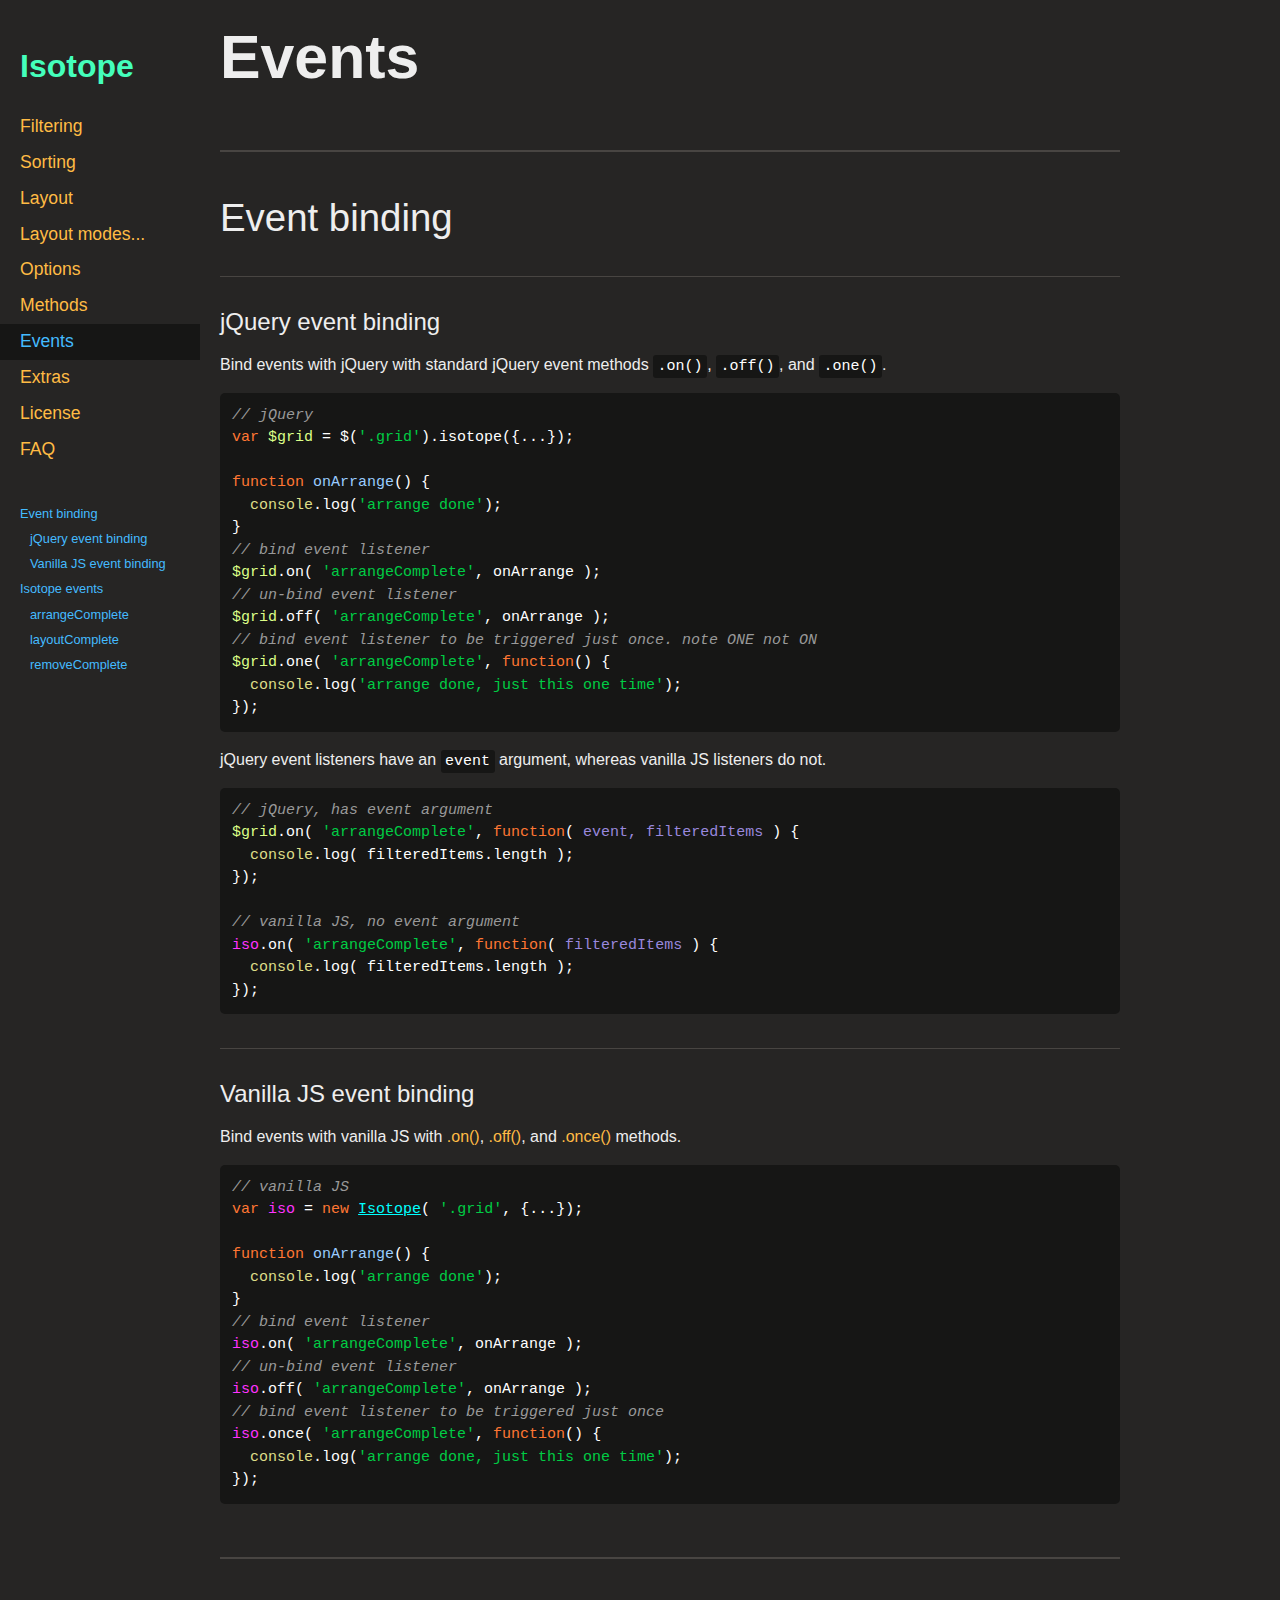
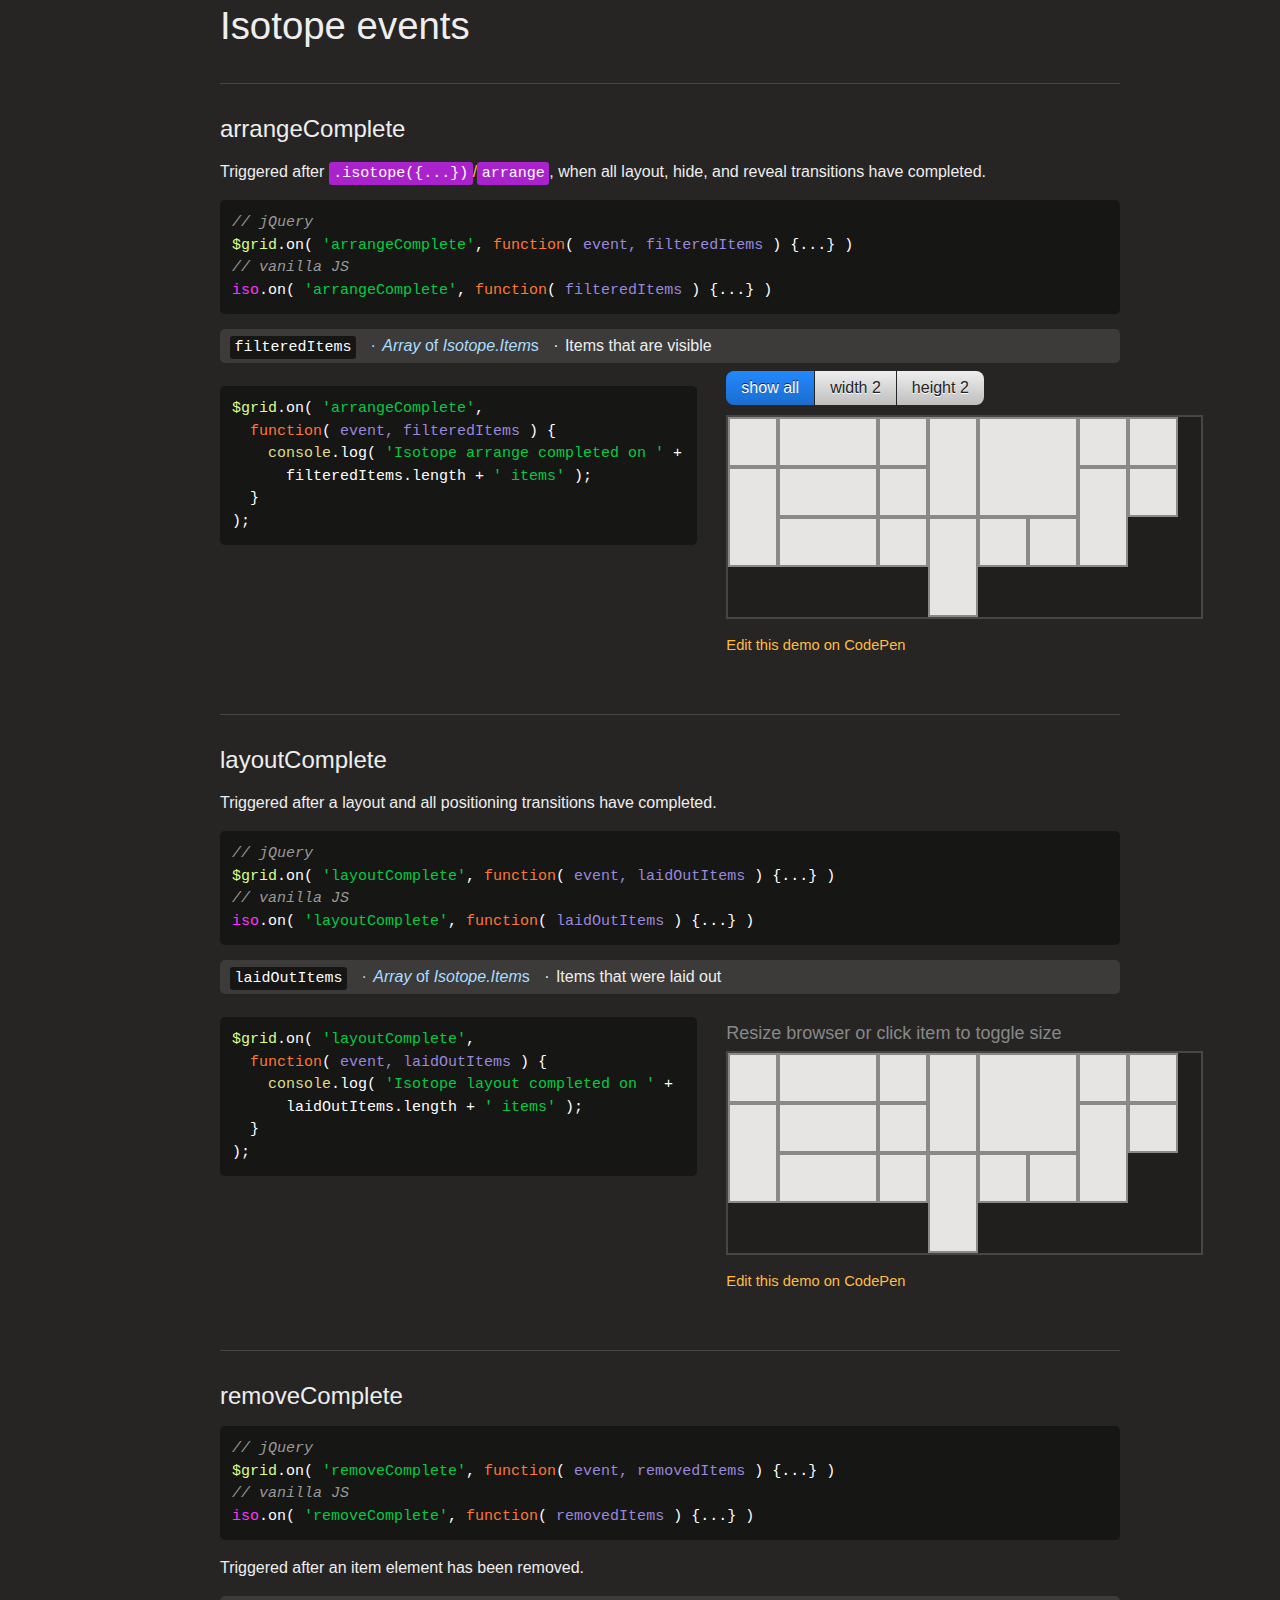
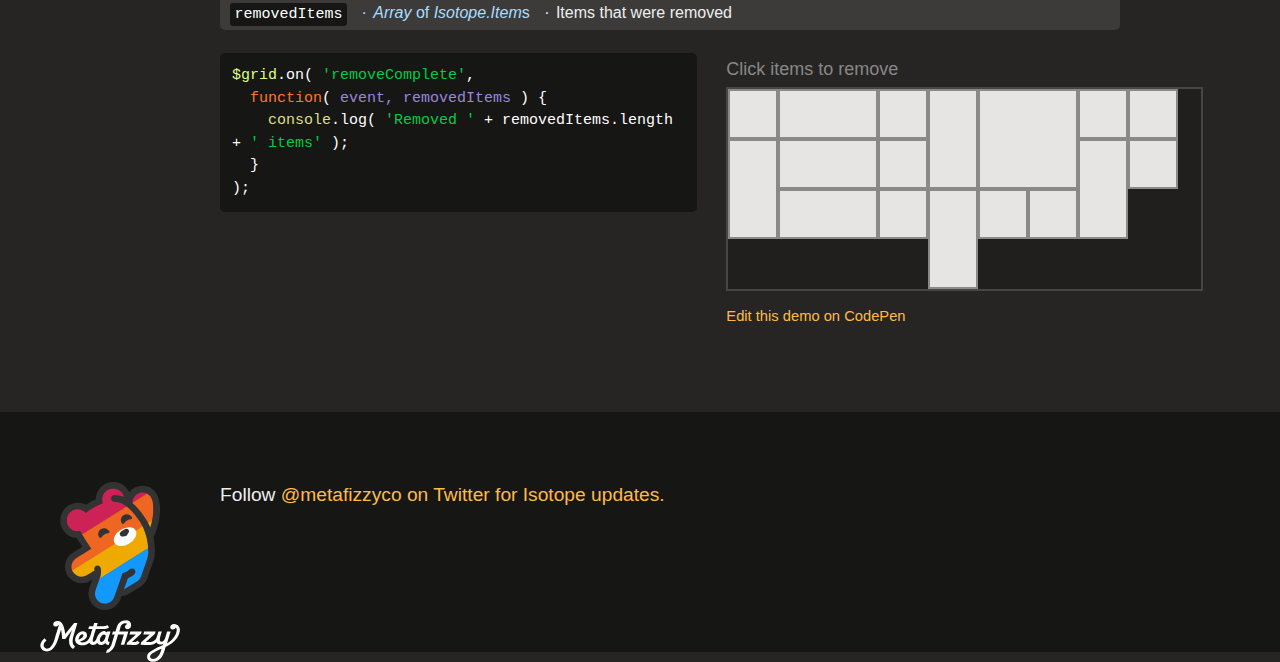
<file: assets/plugins/isotope/events.html>
<!doctype html>
<html class="export" lang="en">
<head>
  <meta charset="utf-8">
  <meta http-equiv="x-ua-compatible" content="ie=edge">
  <meta name="viewport" content="width=device-width">
  <meta name="description" content="filter &amp; sort magical layouts">

  <title>Isotope &#xB7; Events</title>

    <!-- Isotope does not require any CSS files -->
    <link rel="stylesheet" href="css/isotope-docs.css" media="screen">

  <meta name="twitter:card" content="summary">
  <meta name="twitter:site" content="@metafizzyco">
  <meta name="twitter:url" content="http://isotope.metafizzy.co/events.html">
  <meta name="twitter:title" content="Isotope Events">
  <meta name="twitter:description" content="filter &amp; sort magical layouts">

</head>
<body class="page--events" data-page="events">

  <div class="nav">
    <h1 class="nav__title"><a href=".">Isotope</a></h1>
  
    <ol class="site-nav">
      <li class="site-nav__item site-nav__item--filtering">
        <a class="site-nav__item__link" href="filtering.html">Filtering</a></li>
      <li class="site-nav__item site-nav__item--sorting">
        <a class="site-nav__item__link" href="sorting.html">Sorting</a></li>
      <li class="site-nav__item site-nav__item--layout ">
        <a class="site-nav__item__link" href="layout.html">Layout</a>
      </li>
      <li class="site-nav__item site-nav__item--layout-modes sub-nav-parent">
        <a class="site-nav__item__link" href="layout-modes.html">Layout modes</a>
        <ul class="sub-nav">
            <li class="sub-nav__item sub-nav__item--masonry">
              <a class="sub-nav__item__link" href="layout-modes/masonry.html">masonry</a></li>
            <li class="sub-nav__item sub-nav__item--fitrows">
              <a class="sub-nav__item__link" href="layout-modes/fitrows.html">fitRows</a></li>
            <li class="sub-nav__item sub-nav__item--vertical">
              <a class="sub-nav__item__link" href="layout-modes/vertical.html">vertical</a></li>
            <li class="sub-nav__item sub-nav__item--packery">
              <a class="sub-nav__item__link" href="layout-modes/packery.html">packery</a></li>
            <li class="sub-nav__item sub-nav__item--cellsbyrow">
              <a class="sub-nav__item__link" href="layout-modes/cellsbyrow.html">cellsByRow</a></li>
            <li class="sub-nav__item sub-nav__item--masonryhorizontal">
              <a class="sub-nav__item__link" href="layout-modes/masonryhorizontal.html">masonryHorizontal</a></li>
            <li class="sub-nav__item sub-nav__item--fitcolumns">
              <a class="sub-nav__item__link" href="layout-modes/fitcolumns.html">fitColumns</a></li>
            <li class="sub-nav__item sub-nav__item--cellsbycolumn">
              <a class="sub-nav__item__link" href="layout-modes/cellsbycolumn.html">cellsByColumn</a></li>
            <li class="sub-nav__item sub-nav__item--horiz">
              <a class="sub-nav__item__link" href="layout-modes/horiz.html">horiz</a></li>
        </ul>
      </li>
      <li class="site-nav__item site-nav__item--options">
        <a class="site-nav__item__link" href="options.html">Options</a></li>
      <li class="site-nav__item site-nav__item--methods">
        <a class="site-nav__item__link" href="methods.html">Methods</a></li>
      <li class="site-nav__item site-nav__item--events">
        <a class="site-nav__item__link" href="events.html">Events</a></li>
      <li class="site-nav__item site-nav__item--extras">
        <a class="site-nav__item__link" href="extras.html">Extras</a></li>
      <li class="site-nav__item site-nav__item--license">
        <a class="site-nav__item__link" href="license.html">License</a></li>
      <li class="site-nav__item site-nav__item--faq">
        <a class="site-nav__item__link" href="faq.html">FAQ</a></li>
    </ol>
  
    <ul class="page-nav" data-js-module="page-nav">
<li class="page-nav__item page-nav__item--h2"><a href="#event-binding">Event binding</a></li>
<li class="page-nav__item page-nav__item--h3"><a href="#jquery-event-binding">jQuery event binding</a></li>
<li class="page-nav__item page-nav__item--h3"><a href="#vanilla-js-event-binding">Vanilla JS event binding</a></li>
<li class="page-nav__item page-nav__item--h2"><a href="#isotope-events">Isotope events</a></li>
<li class="page-nav__item page-nav__item--h3"><a href="#arrangecomplete">arrangeComplete</a></li>
<li class="page-nav__item page-nav__item--h3"><a href="#layoutcomplete">layoutComplete</a></li>
<li class="page-nav__item page-nav__item--h3"><a href="#removecomplete">removeComplete</a></li>
</ul>
  </div>


  <div id="content" class="main">
    <div class="primary-content">
        <h1>Events</h1>



<h2 id="event-binding">Event binding</h2>


<h3 id="jquery-event-binding">jQuery event binding</h3>


<p>Bind events with jQuery with standard jQuery event methods <code>.on()</code>, <code>.off()</code>, and <code>.one()</code>.</p>

<pre><code class="js"><span class="comment">// jQuery</span>
<span class="keyword">var</span> <span class="jquery_var">$grid</span> = $(<span class="string">&apos;.grid&apos;</span>).isotope({...});

<span class="function"><span class="keyword">function</span> <span class="title">onArrange</span>(<span class="params"></span>) </span>{
  <span class="built_in">console</span>.log(<span class="string">&apos;arrange done&apos;</span>);
}
<span class="comment">// bind event listener</span>
<span class="jquery_var">$grid</span>.on( <span class="string">&apos;arrangeComplete&apos;</span>, onArrange );
<span class="comment">// un-bind event listener</span>
<span class="jquery_var">$grid</span>.off( <span class="string">&apos;arrangeComplete&apos;</span>, onArrange );
<span class="comment">// bind event listener to be triggered just once. note ONE not ON</span>
<span class="jquery_var">$grid</span>.one( <span class="string">&apos;arrangeComplete&apos;</span>, <span class="function"><span class="keyword">function</span>(<span class="params"></span>) </span>{
  <span class="built_in">console</span>.log(<span class="string">&apos;arrange done, just this one time&apos;</span>);
});
</code></pre>

<p>jQuery event listeners have an <code>event</code> argument, whereas vanilla JS listeners do not.</p>

<pre><code class="js"><span class="comment">// jQuery, has event argument</span>
<span class="jquery_var">$grid</span>.on( <span class="string">&apos;arrangeComplete&apos;</span>, <span class="function"><span class="keyword">function</span>(<span class="params"> event, filteredItems </span>) </span>{
  <span class="built_in">console</span>.log( filteredItems.length );
});

<span class="comment">// vanilla JS, no event argument</span>
<span class="isotope_var">iso</span>.on( <span class="string">&apos;arrangeComplete&apos;</span>, <span class="function"><span class="keyword">function</span>(<span class="params"> filteredItems </span>) </span>{
  <span class="built_in">console</span>.log( filteredItems.length );
});
</code></pre>


<h3 id="vanilla-js-event-binding">Vanilla JS event binding</h3>

<p>Bind events with vanilla JS with <a href="methods.html#on">.on()</a>, <a href="methods.html#off">.off()</a>, and <a href="methods.html#once">.once()</a> methods.</p>

<pre><code class="js"><span class="comment">// vanilla JS</span>
<span class="keyword">var</span> <span class="isotope_var">iso</span> = <span class="keyword">new</span> <span class="isotope_keyword">Isotope</span>( <span class="string">&apos;.grid&apos;</span>, {...});

<span class="function"><span class="keyword">function</span> <span class="title">onArrange</span>(<span class="params"></span>) </span>{
  <span class="built_in">console</span>.log(<span class="string">&apos;arrange done&apos;</span>);
}
<span class="comment">// bind event listener</span>
<span class="isotope_var">iso</span>.on( <span class="string">&apos;arrangeComplete&apos;</span>, onArrange );
<span class="comment">// un-bind event listener</span>
<span class="isotope_var">iso</span>.off( <span class="string">&apos;arrangeComplete&apos;</span>, onArrange );
<span class="comment">// bind event listener to be triggered just once</span>
<span class="isotope_var">iso</span>.once( <span class="string">&apos;arrangeComplete&apos;</span>, <span class="function"><span class="keyword">function</span>(<span class="params"></span>) </span>{
  <span class="built_in">console</span>.log(<span class="string">&apos;arrange done, just this one time&apos;</span>);
});
</code></pre>


<h2 id="isotope-events">Isotope events</h2>


<h3 id="arrangecomplete">arrangeComplete</h3>

<p>Triggered after <a href="methods.html#arrange-isotope"><code>.isotope({...})</code>/<code>arrange</code></a>, when all layout, hide, and reveal transitions have completed.</p>

<pre><code class="js"><span class="comment">// jQuery</span>
<span class="jquery_var">$grid</span>.on( <span class="string">&apos;arrangeComplete&apos;</span>, <span class="function"><span class="keyword">function</span>(<span class="params"> event, filteredItems </span>) </span>{...} )
<span class="comment">// vanilla JS</span>
<span class="isotope_var">iso</span>.on( <span class="string">&apos;arrangeComplete&apos;</span>, <span class="function"><span class="keyword">function</span>(<span class="params"> filteredItems </span>) </span>{...} )
</code></pre>

<p class="variable">
  <code class="variable__code">filteredItems</code>
  <span class="variable__type"><i>Array</i> of <i>Isotope.Item</i>s</span>
  <span class="variable__description">Items that are visible</span>
</p>

<div class="duo example">
  <div class="duo__cell example__code">
<pre><code class="js"><span class="jquery_var">$grid</span>.on( <span class="string">&apos;arrangeComplete&apos;</span>,
  <span class="function"><span class="keyword">function</span>(<span class="params"> event, filteredItems </span>) </span>{
    <span class="built_in">console</span>.log( <span class="string">&apos;Isotope arrange completed on &apos;</span> +
      filteredItems.length + <span class="string">&apos; items&apos;</span> );
  }
);
</code></pre>
  </div>
  <div class="duo__cell example__demo" data-js-module="arrange-complete">
    <div class="button-group js-radio-button-group">
      <button class="button is-checked" data-filter="*">show all</button>
      <button class="button" data-filter=".grid-item--width2">width 2</button>
      <button class="button" data-filter=".grid-item--height2">height 2</button>
    </div>
    <div class="grid">
      <div class="grid-item"></div>
      <div class="grid-item grid-item--width2"></div>
      <div class="grid-item"></div>
      <div class="grid-item grid-item--height2"></div>
      <div class="grid-item grid-item--width2 grid-item--height2"></div>
      <div class="grid-item"></div>
      <div class="grid-item"></div>
      <div class="grid-item grid-item--height2"></div>
      <div class="grid-item grid-item--width2"></div>
      <div class="grid-item"></div>
      <div class="grid-item grid-item--height2"></div>
      <div class="grid-item"></div>
      <div class="grid-item grid-item--width2"></div>
      <div class="grid-item"></div>
      <div class="grid-item grid-item--height2"></div>
      <div class="grid-item"></div>
      <div class="grid-item"></div>
    </div>
    <p class="edit-demo">
        <a href="http://codepen.io/desandro/pen/pvXxRN">Edit this demo on CodePen</a>
    </p>
  </div>
</div>


<h3 id="layoutcomplete">layoutComplete</h3>

<p>Triggered after a layout and all positioning transitions have completed.</p>


<pre><code class="js"><span class="comment">// jQuery</span>
<span class="jquery_var">$grid</span>.on( <span class="string">&apos;layoutComplete&apos;</span>, <span class="function"><span class="keyword">function</span>(<span class="params"> event, laidOutItems </span>) </span>{...} )
<span class="comment">// vanilla JS</span>
<span class="isotope_var">iso</span>.on( <span class="string">&apos;layoutComplete&apos;</span>, <span class="function"><span class="keyword">function</span>(<span class="params"> laidOutItems </span>) </span>{...} )
</code></pre>

<p class="variable">
  <code class="variable__code">laidOutItems</code>
  <span class="variable__type"><i>Array</i> of <i>Isotope.Item</i>s</span>
  <span class="variable__description">Items that were laid out</span>
</p>

<div class="duo example">
  <div class="duo__cell example__code">
<pre><code class="js"><span class="jquery_var">$grid</span>.on( <span class="string">&apos;layoutComplete&apos;</span>,
  <span class="function"><span class="keyword">function</span>(<span class="params"> event, laidOutItems </span>) </span>{
    <span class="built_in">console</span>.log( <span class="string">&apos;Isotope layout completed on &apos;</span> +
      laidOutItems.length + <span class="string">&apos; items&apos;</span> );
  }
);
</code></pre>
  </div>
  <div class="duo__cell example__demo" data-js-module="layout-complete">
    <p class="instruction">Resize browser or click item to toggle size</p>
    <div class="grid  grid--clickable">
      <div class="grid-item"></div>
      <div class="grid-item grid-item--width2"></div>
      <div class="grid-item"></div>
      <div class="grid-item grid-item--height2"></div>
      <div class="grid-item grid-item--width2 grid-item--height2"></div>
      <div class="grid-item"></div>
      <div class="grid-item"></div>
      <div class="grid-item grid-item--height2"></div>
      <div class="grid-item grid-item--width2"></div>
      <div class="grid-item"></div>
      <div class="grid-item grid-item--height2"></div>
      <div class="grid-item"></div>
      <div class="grid-item grid-item--width2"></div>
      <div class="grid-item"></div>
      <div class="grid-item grid-item--height2"></div>
      <div class="grid-item"></div>
      <div class="grid-item"></div>
    </div>
    <p class="edit-demo">
        <a href="http://codepen.io/desandro/pen/scajv">Edit this demo on CodePen</a>
    </p>
  </div>
</div>


<h3 id="removecomplete">removeComplete</h3>

<pre><code class="js"><span class="comment">// jQuery</span>
<span class="jquery_var">$grid</span>.on( <span class="string">&apos;removeComplete&apos;</span>, <span class="function"><span class="keyword">function</span>(<span class="params"> event, removedItems </span>) </span>{...} )
<span class="comment">// vanilla JS</span>
<span class="isotope_var">iso</span>.on( <span class="string">&apos;removeComplete&apos;</span>, <span class="function"><span class="keyword">function</span>(<span class="params"> removedItems </span>) </span>{...} )
</code></pre>

<p>Triggered after an item element has been removed.</p>

<p class="variable">
  <code class="variable__code">removedItems</code>
  <span class="variable__type"><i>Array</i> of <i>Isotope.Item</i>s</span>
  <span class="variable__description">Items that were removed</span>
</p>

<div class="duo example">
  <div class="duo__cell example__code">
<pre><code class="js"><span class="jquery_var">$grid</span>.on( <span class="string">&apos;removeComplete&apos;</span>,
  <span class="function"><span class="keyword">function</span>(<span class="params"> event, removedItems </span>) </span>{
    <span class="built_in">console</span>.log( <span class="string">&apos;Removed &apos;</span> + removedItems.length + <span class="string">&apos; items&apos;</span> );
  }
);
</code></pre>
  </div>
  <div class="duo__cell example__demo" data-js-module="remove-complete">
    <p class="instruction">Click items to remove</p>
    <div class="grid grid--clickable">
      <div class="grid-item"></div>
      <div class="grid-item grid-item--width2"></div>
      <div class="grid-item"></div>
      <div class="grid-item grid-item--height2"></div>
      <div class="grid-item grid-item--width2 grid-item--height2"></div>
      <div class="grid-item"></div>
      <div class="grid-item"></div>
      <div class="grid-item grid-item--height2"></div>
      <div class="grid-item grid-item--width2"></div>
      <div class="grid-item"></div>
      <div class="grid-item grid-item--height2"></div>
      <div class="grid-item"></div>
      <div class="grid-item grid-item--width2"></div>
      <div class="grid-item"></div>
      <div class="grid-item grid-item--height2"></div>
      <div class="grid-item"></div>
      <div class="grid-item"></div>
    </div>
    <p class="edit-demo">
        <a href="http://codepen.io/desandro/pen/wErky">Edit this demo on CodePen</a>
    </p>
  </div>
</div>


<div class="notification" data-js-module="notification"></div>
    </div>
  </div>

  <div class="site-footer">
  
    <div class="primary-content">
  
      <p class="footer-copy">Follow <a href="https://twitter.com/metafizzyco">@metafizzyco on Twitter for Isotope updates.</a></p>
  
    </div>
  
    <div class="site-footer__brand">
      <a class="site-footer__brand__link" href="http://metafizzy.co">
        <svg class="metafizzy-logo" viewbox="0 0 400 512">
          <path fill="#333" d="M329.4 15c-25 0-44 15-52 26.4C271 27 251 0 213 0c-39 0-69 30.4-70 69-9 3.6-32 17-38 22-10-5-21-8-33-8-35 0-71 27.4-71 71.6 0 40 34.4 68.4 65.6 69.5 6 10 13 21 22.5 35 0.6 0-38 23.5-38 23.5-15 9.5-31 27-31 56.5 0 38.4 32 66 66 66 12.4 0 24.5-3 35-10l8-5-12 34c-15 46 20 88 62.5 88 28 0 53.4-18 63-45l3.6-10c9.6 -1 19-4 28-9l47.5-29c13-8 23-20 28-35l23.5-67c9.6-27 7-64 1-95 4-8 26-57 26-113 0-79-43-94-70-94z"/>
          <clippath id="metafizzy-logo__body">
            <path d="M290.4 84c-1-18 10-34 27.6-40 21-7 43 5 50 26 11 34 4 75-7 112-8-23-37-68-71-98zm31 77.4c-30-45-65-82-104-82-7 0-13-6-13-14 0-7 6.4-13 14-13 22 0.6 36.6 8 37.5 8-5-26-38-45-66-28-18 11-26 33.6-18 53-19 5.4-55 27-68 38.5-14-16-38-20-56-9-21 13-27 40-15 61 10 17 29.6 24 47.6 20 8 15 23 38 45 71l-61 38C46 317 40 342 52 360c13 20 38 23.4 55 13 11.6-7 31-19 31-19 0-2 0-4 -1-5-1-7 4-14 11-15 7-1 14 4 15 11 2.5 15 0 27-1 32 0 0-11 31-20 57-9 28 12.5 53 37 53 15 0 32-9 38-27l31-89c1-4 4-7 8-8 12.6-4 23-14 23-14 5.4-5 14-4 19 1 5 5.4 4.5 14 -1 19 0 0.5-11 10-26 17l-15 43c1 -1 2.6-1 4-2l47.5-29c8-5 14-12 17-21l23.5-67c14-41-3-112-26-147z"/>
          </clippath>
          <g clip-path="url(#metafizzy-logo__body)">
            <path fill="#C25" d="M-65 186l379-238 55 87L-11 273z"/>
            <path fill="#E62" d="M-11 272l379-238 55 87-379 239z"/>
            <path fill="#EA0" d="M43 358l379-238 46 73-379 238z"/>
            <path fill="#19F" d="M89 430l379-238 55 87-379 239z"/>
          </g>
          <ellipse transform="rotate(-121.393 260.234 218.053)" fill="#FFF" cx="260" cy="218" rx="32" ry="49"/>
          <path fill="#333" d="M196.4 196c6.6 11-8 7-19 14-11 6.6-14 21-21 10-7-11-3-25 8-32 11-7 25-3 32 8zM287 140c6.6 11-8 7-19 14s-14 21-21 10-3-25 8-32c11-7 25-3 32 8z"/>
          <path fill="#333" d="M243 199l17.4-11c5-3 11-1 14 3 2 3 2 7 0 10.5l-6 10c-2 3-4 4.4-8 5l-11 1c-4 0-7-1-9-5-3-5-1-11 3.5-14z"/>
        </svg>
        <svg class="metafizzy-wordmark" xmlns="http://www.w3.org/2000/svg" width="1000" height="300" viewbox="0 0 1000 300">
          <path d="M491 121l13-39H480l-3 8c-23-31-63 7-72 41-4 10-12 25-23 25-13 0 0-35 6-56v 0c4-12 11-36 11-36H423c25 0 51 5 71-13l-14-15c-9 8-17 8-27 8h-48l7-23h-25L380 44h-29l-6 21H374l-6 19c-7 22-11 49-30 64-14 10-38 17-53 7 19-8 51-21 51-45 0-13-8-29-28-29-39 0-57 40-57 60 0 25 24 40 49 40 21 0 39-7 54-19 3 9 11 16 24 16 13 0 23-5 30-14 7 10 19 16 33 14 11-1 19-7 25-14 4 8 11 14 25 15L498 157c-21-1-10-26-7-36zM277 132c3-10 13-33 28-29 5 1 6 7 4 12-4 12-20 20-33 26 0-3 0-6 1-8zm166 24c-9 3-14-2-15-11-3-19 25-60 42-33l-4 14c-3 12-12 26-23 30zm-192 33L236 207c-31-18-33-59-24-87 10-31 19-50 19-50l-50 65h-23c 0-18-4-50-8-65L136 115c-13 44-37 119-97 109-18-3-32-16-36-34-4-23 12-45 30-60l13 17c-14 11-29 33-13 50 13 14 31 6 42-5 23-22 30-56 38-86C121 82 135 35 135 35c 0 0 -1-1-1-1-5 9-15 14-25 13-11-1-17-11-14-21 3-10 14-18 25-18 15 0 23 1 34 12 14 13 23 50 26 80L244 21h23l-28 94c-7 23-13 59 12 74zM649 48c-2 6-11 18-24 18-14 0-20-11-17-21 3-8 9-14 17-16-8-9-28-7-38 2-9 8-12 20-15 31l-6 21h65l-29 94h-25l22-73H558s-14 48-22 72c-8 27-34 57-64 59L478 212c16-1 29-25 34-41 4-13 18-58 21-68h-19l7-21H539c4-12 7-24 11-36C559 21 583 1 614 1c28 0 42 21 35 47zm78 35h-82l-6 21H685l-62 56-5 17c39 0 75 9 94-15l-16-14c-11 13-27 9-39 10L721 99l6-17zM999 70c0 38-27 89-102 123-2 6-4 12-5 18-7 24-23 88-86 88-22 0-41-12-41-36 0-26 23-38 36-46 24-14 50-25 76-36l3-9c-4 2-8 3-13 3-13 1-28-4-35-15-10 8-23 14-35 17-22 5-57 0-79 0l5-18 61-55h-46l6-21h82l-6 17-64 58c11 0 22 0 33 0 14-1 31-10 41-26 3-4 16-50 16-50h24l-11 38c-4 13-7 35 8 35 12 0 23-13 26-23l15-50h25l-26 85c72-42 76-101 64-114-5 9-15 16-26 14-11-1-17-11-14-21 3-10 14-18 25-18 34 0 44 27 44 44zM867 206l-15 7c-14 7-30 13-48 25-10 7-23 19-15 32 6 11 24 9 34 5 13-6 26-19 32-32 6-11 9-24 13-37z"/>
        </svg>
      </a>
    </div>
  
  </div>

<!-- Looking for isotope.js? Use isotope.pkgd.min.js -->
<!-- Isotope does NOT require jQuery. But it does make things easier -->
<script src="https://code.jquery.com/jquery-2.2.3.min.js"></script>
<script>window.jQuery || document.write('<script src="js/jquery.min.js"><\/script>')</script>

  <script src="js/isotope-docs.min.js"></script>


</body>
</html>
</file>
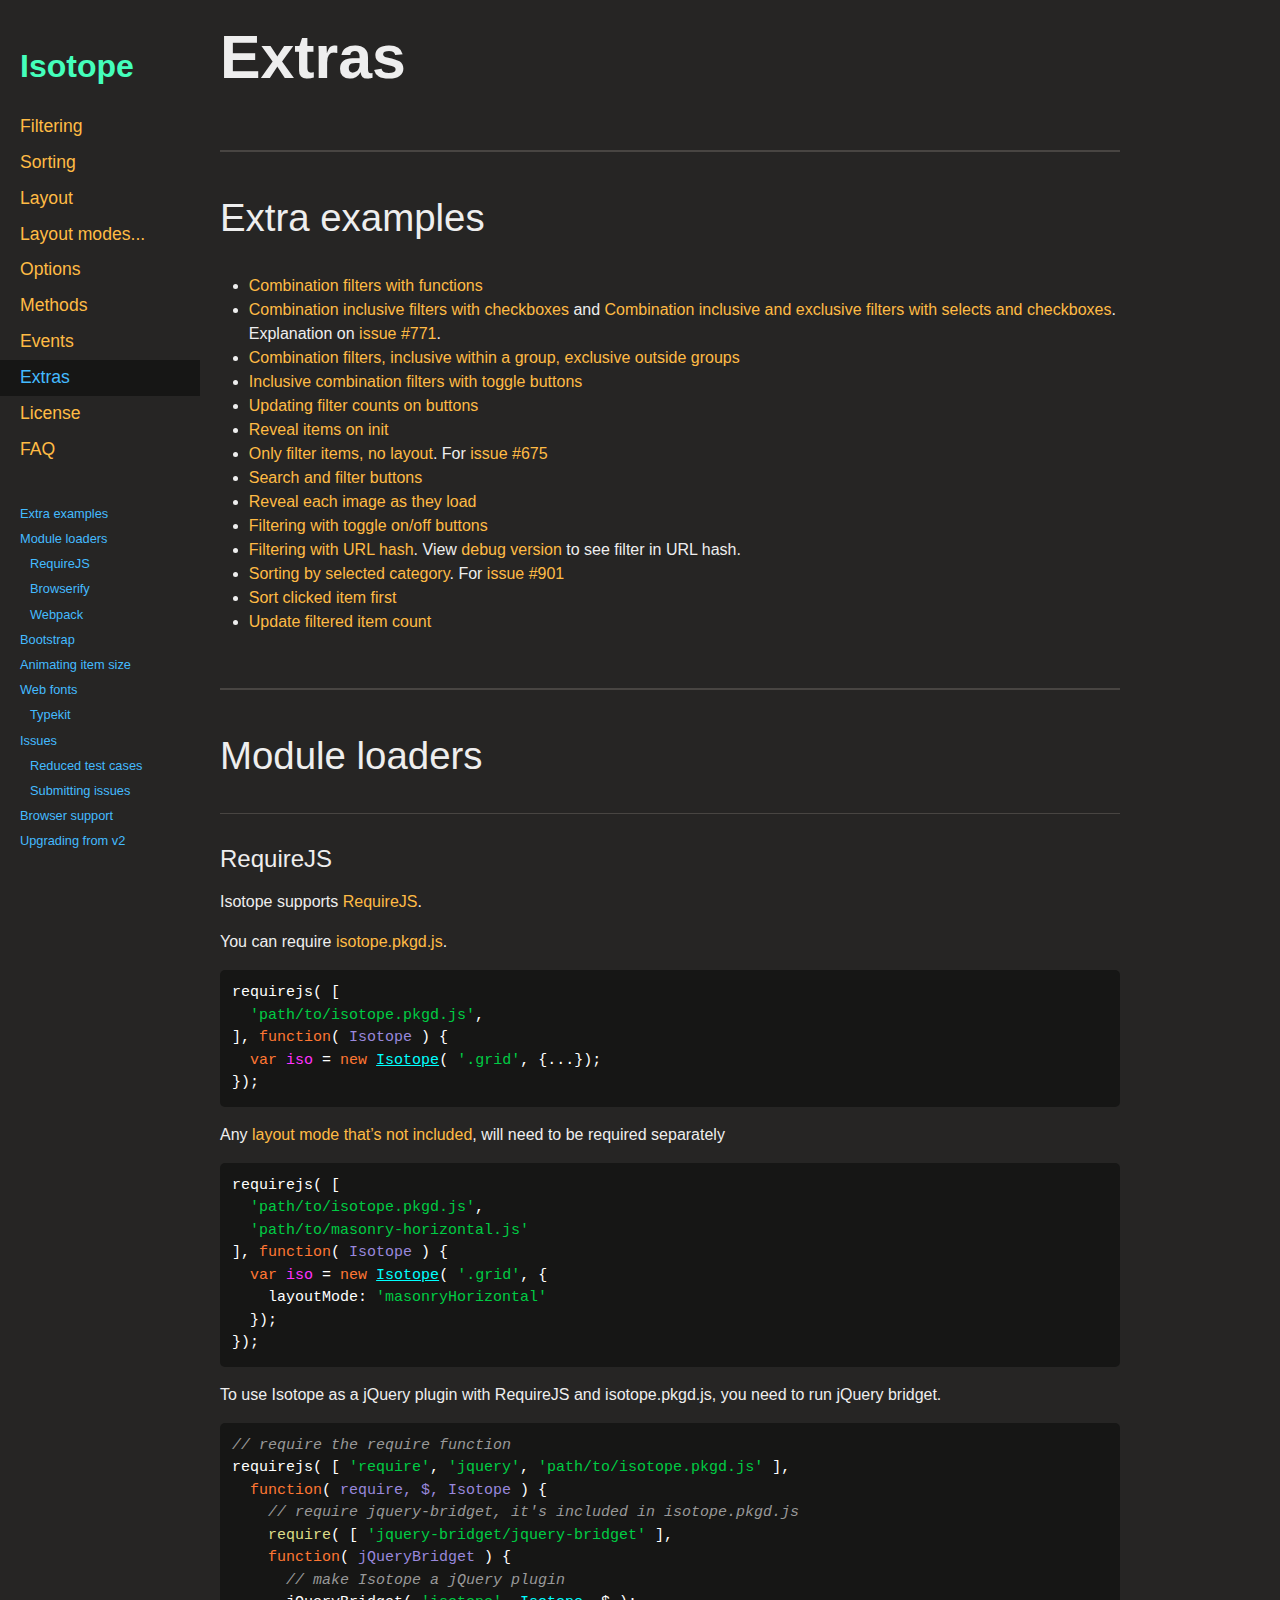
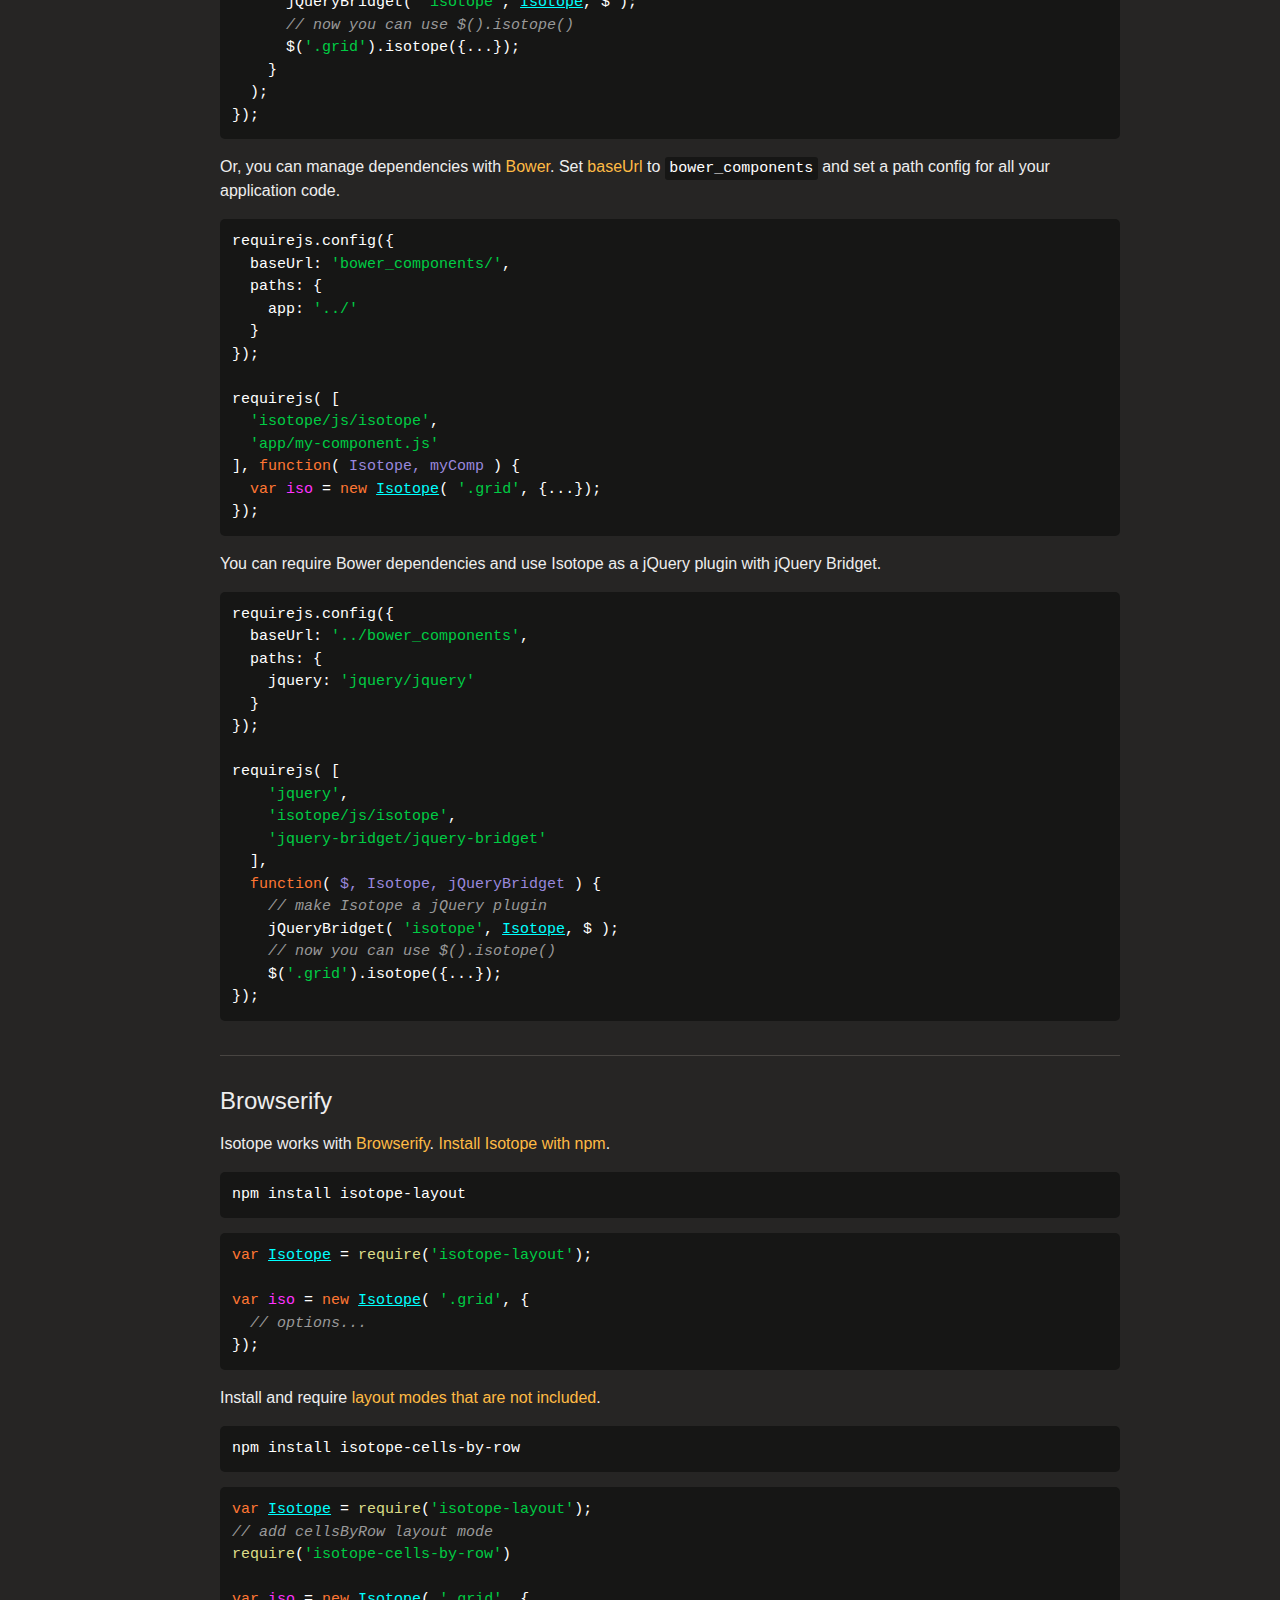
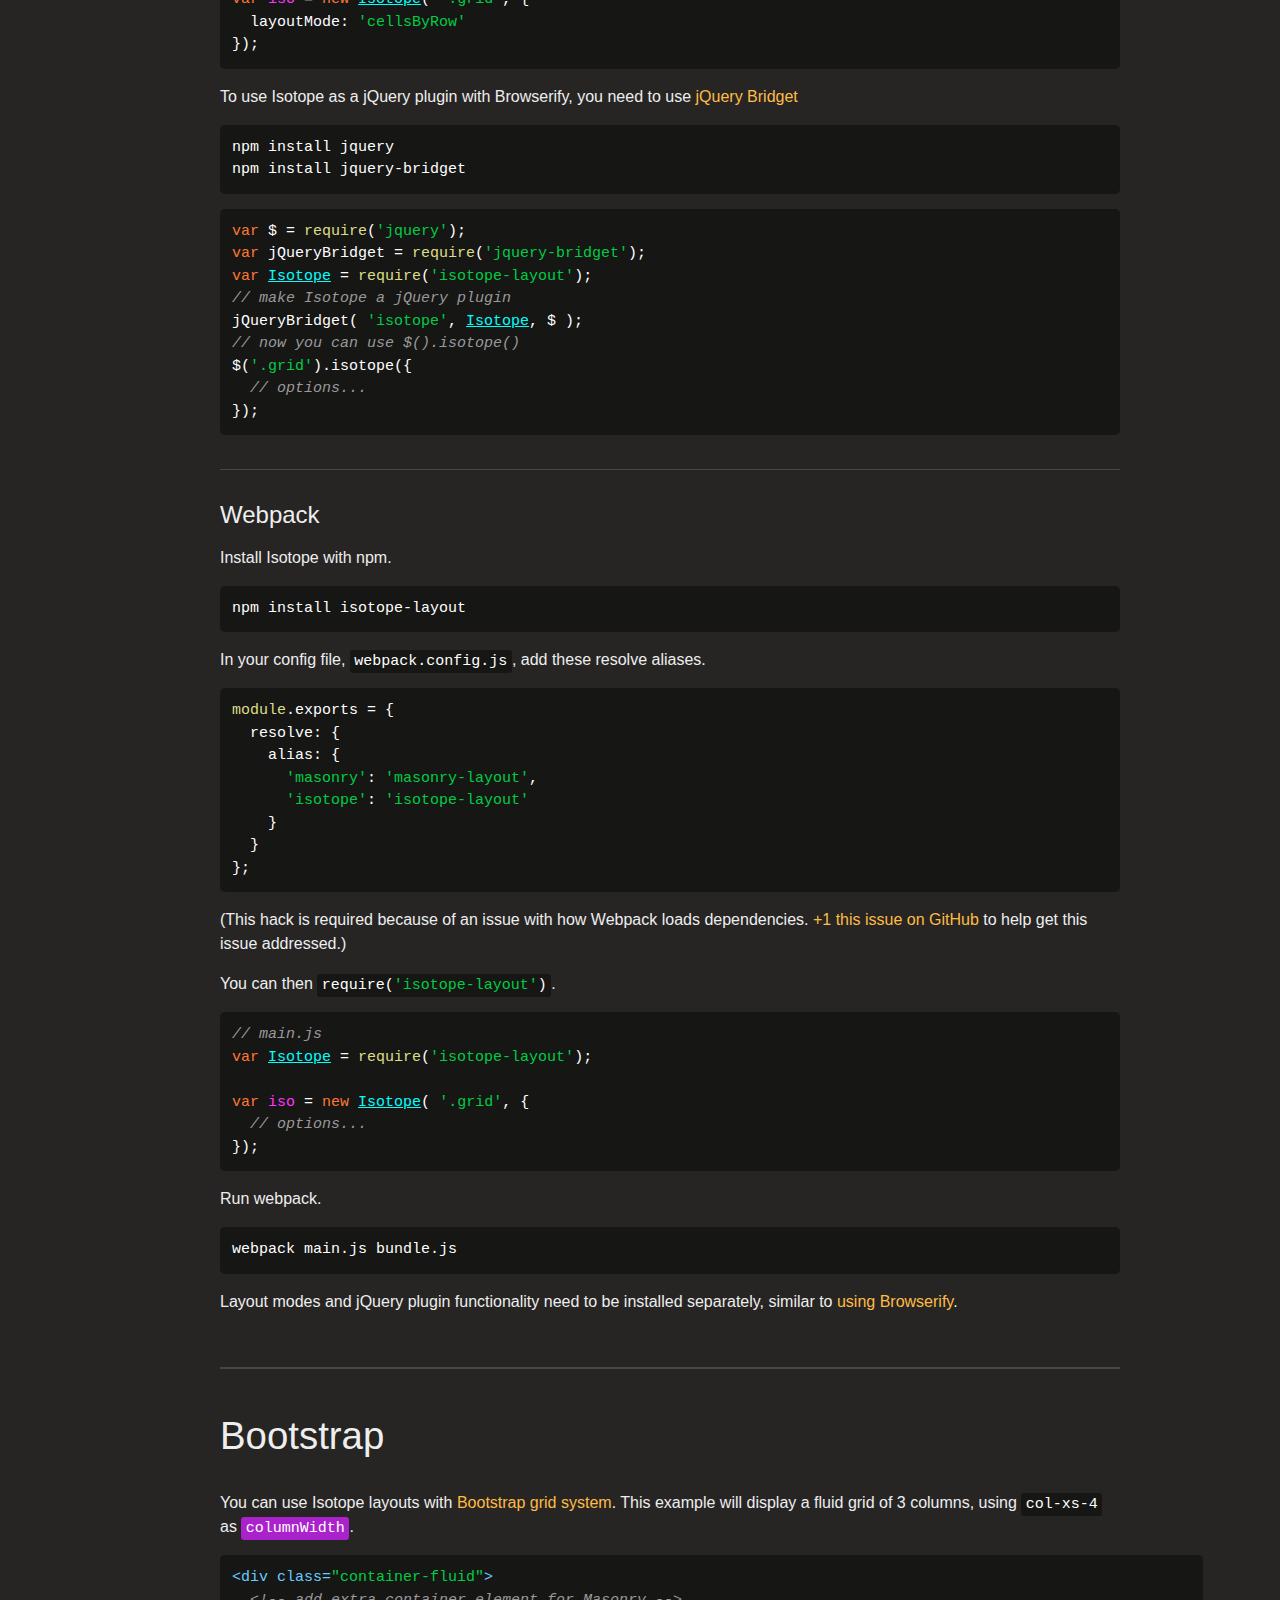
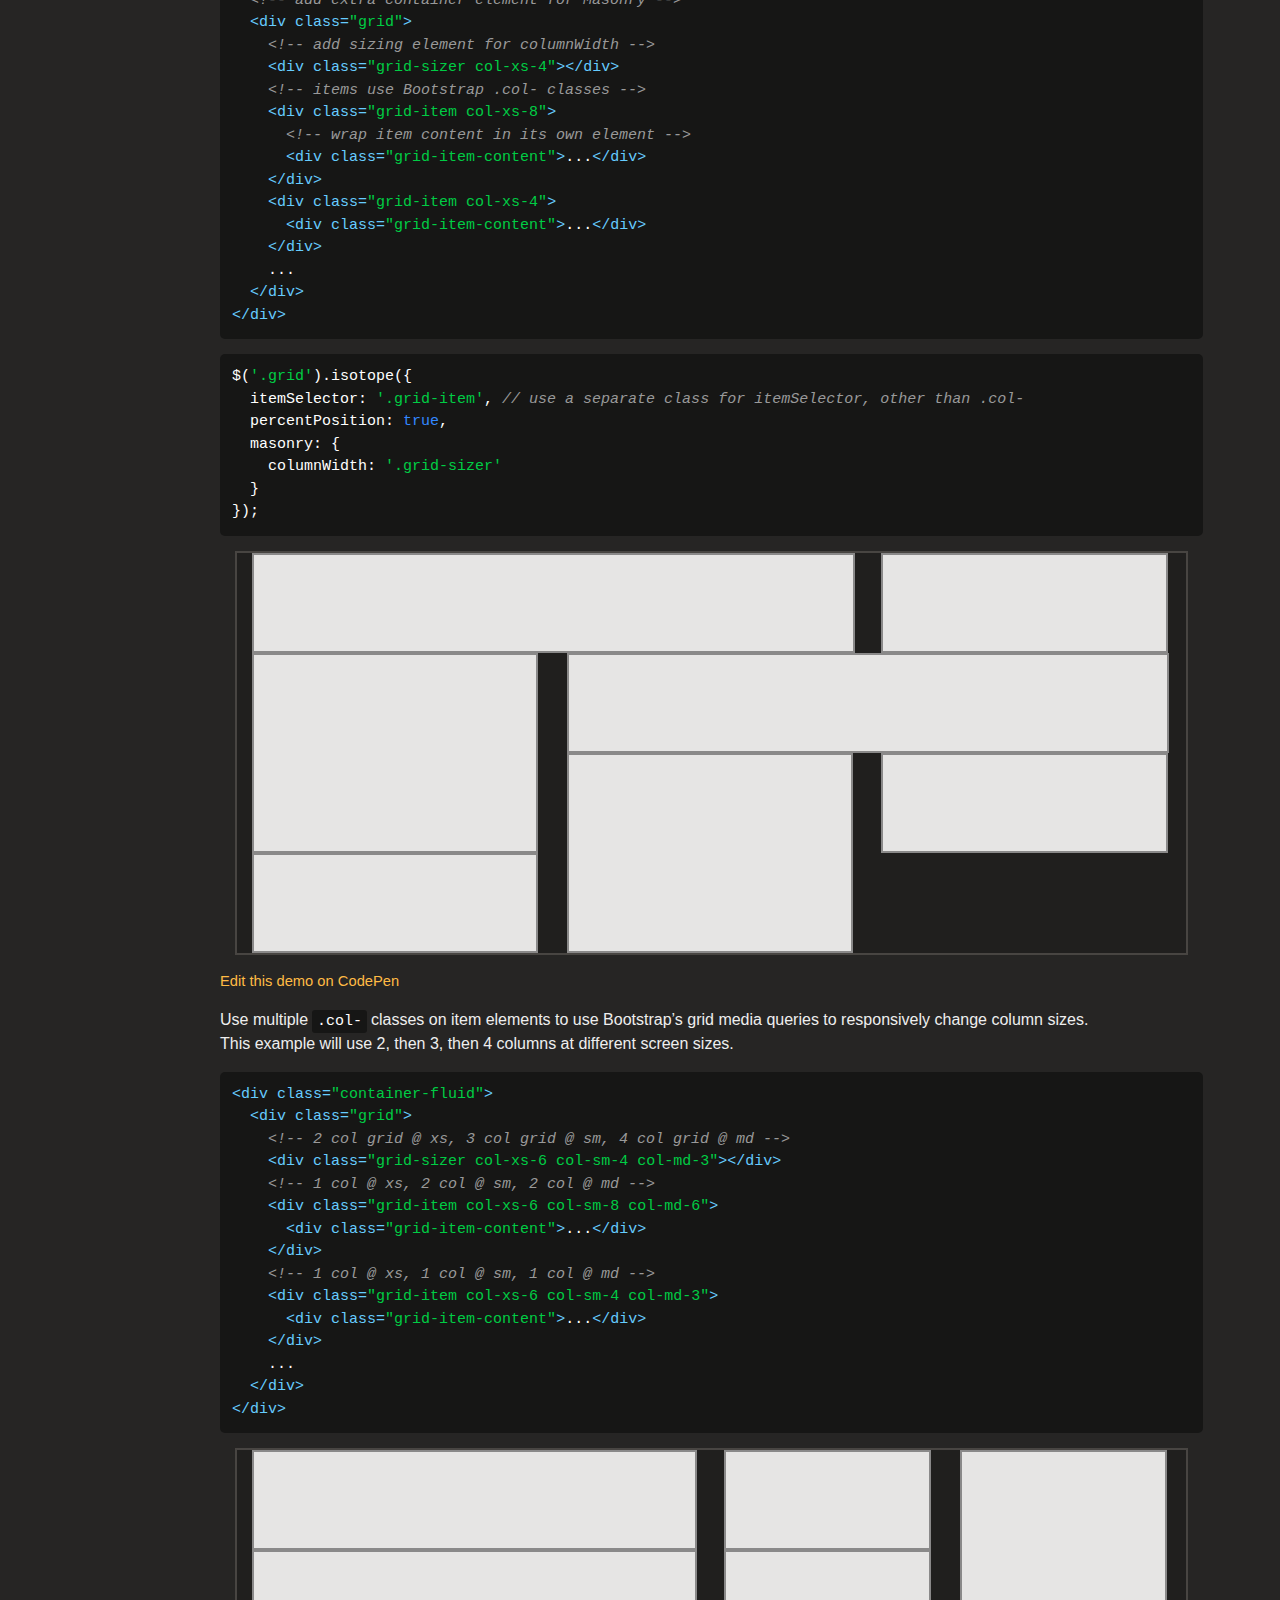
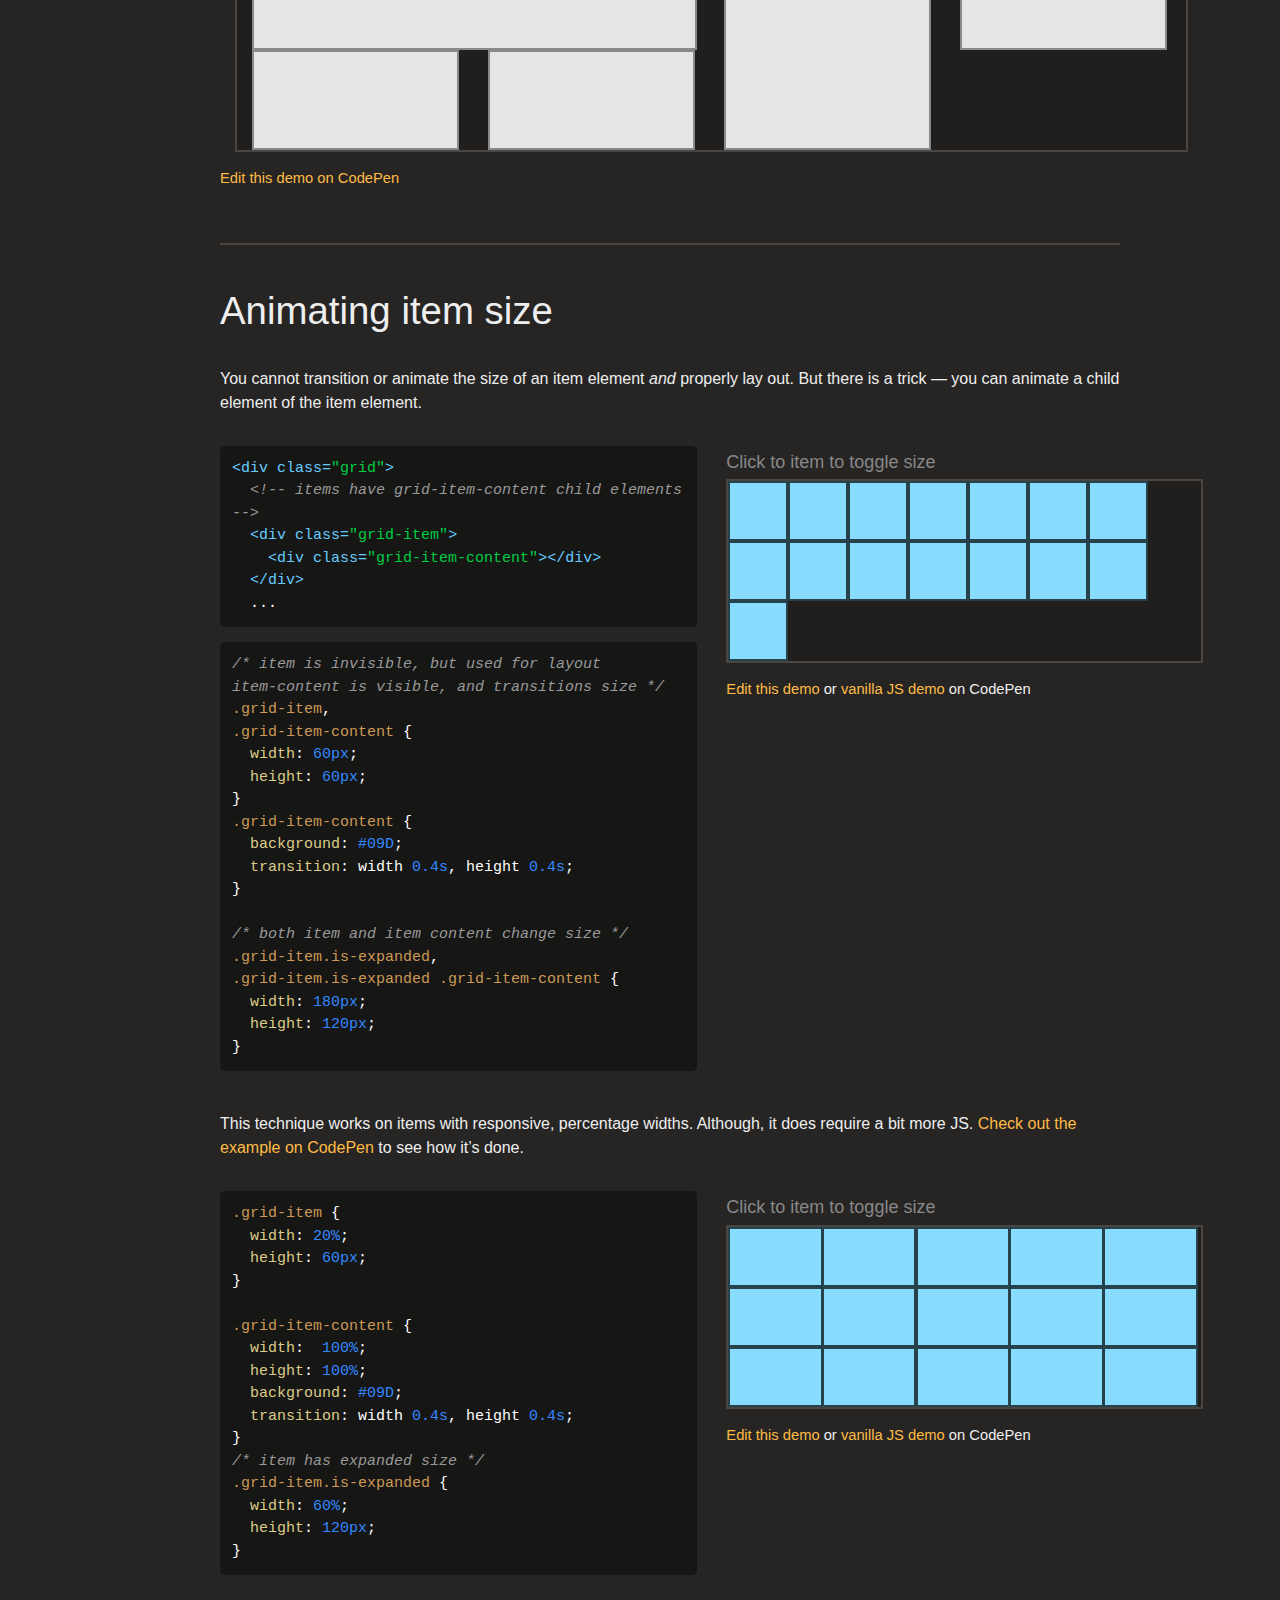
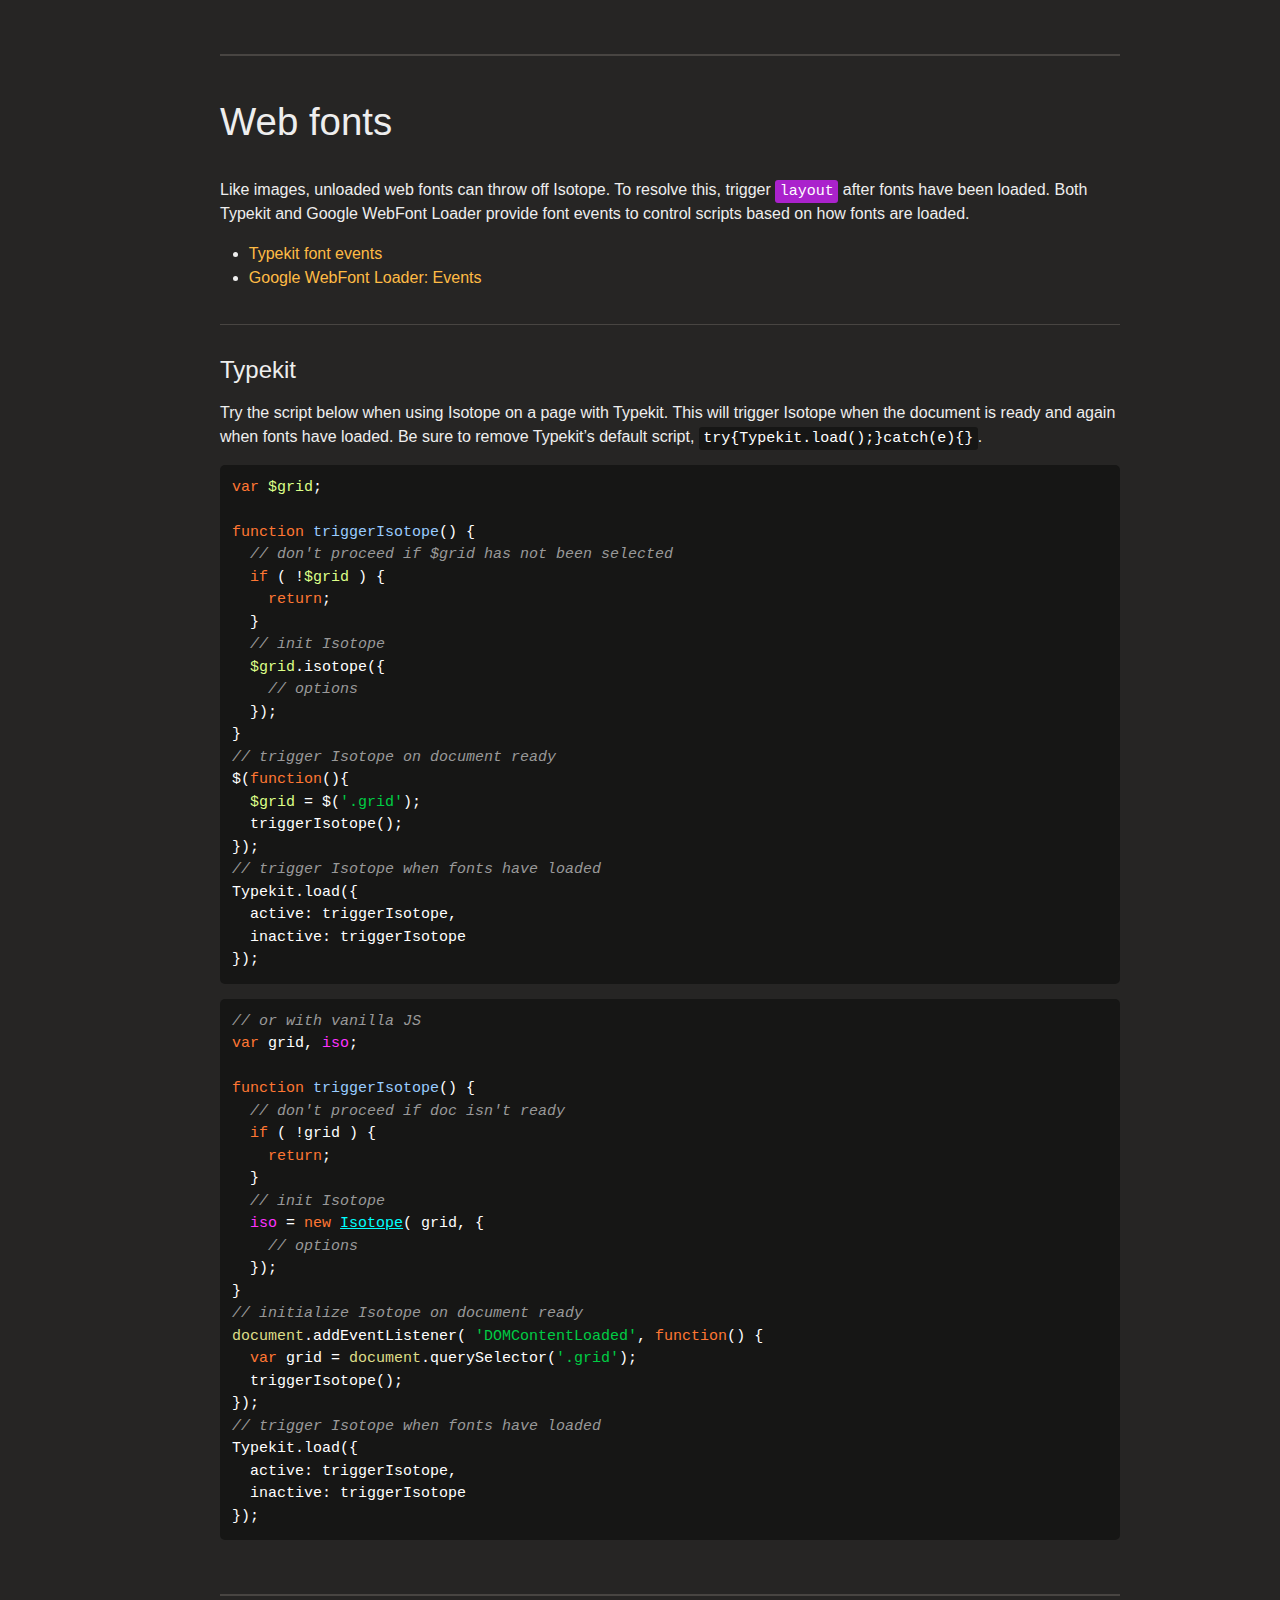
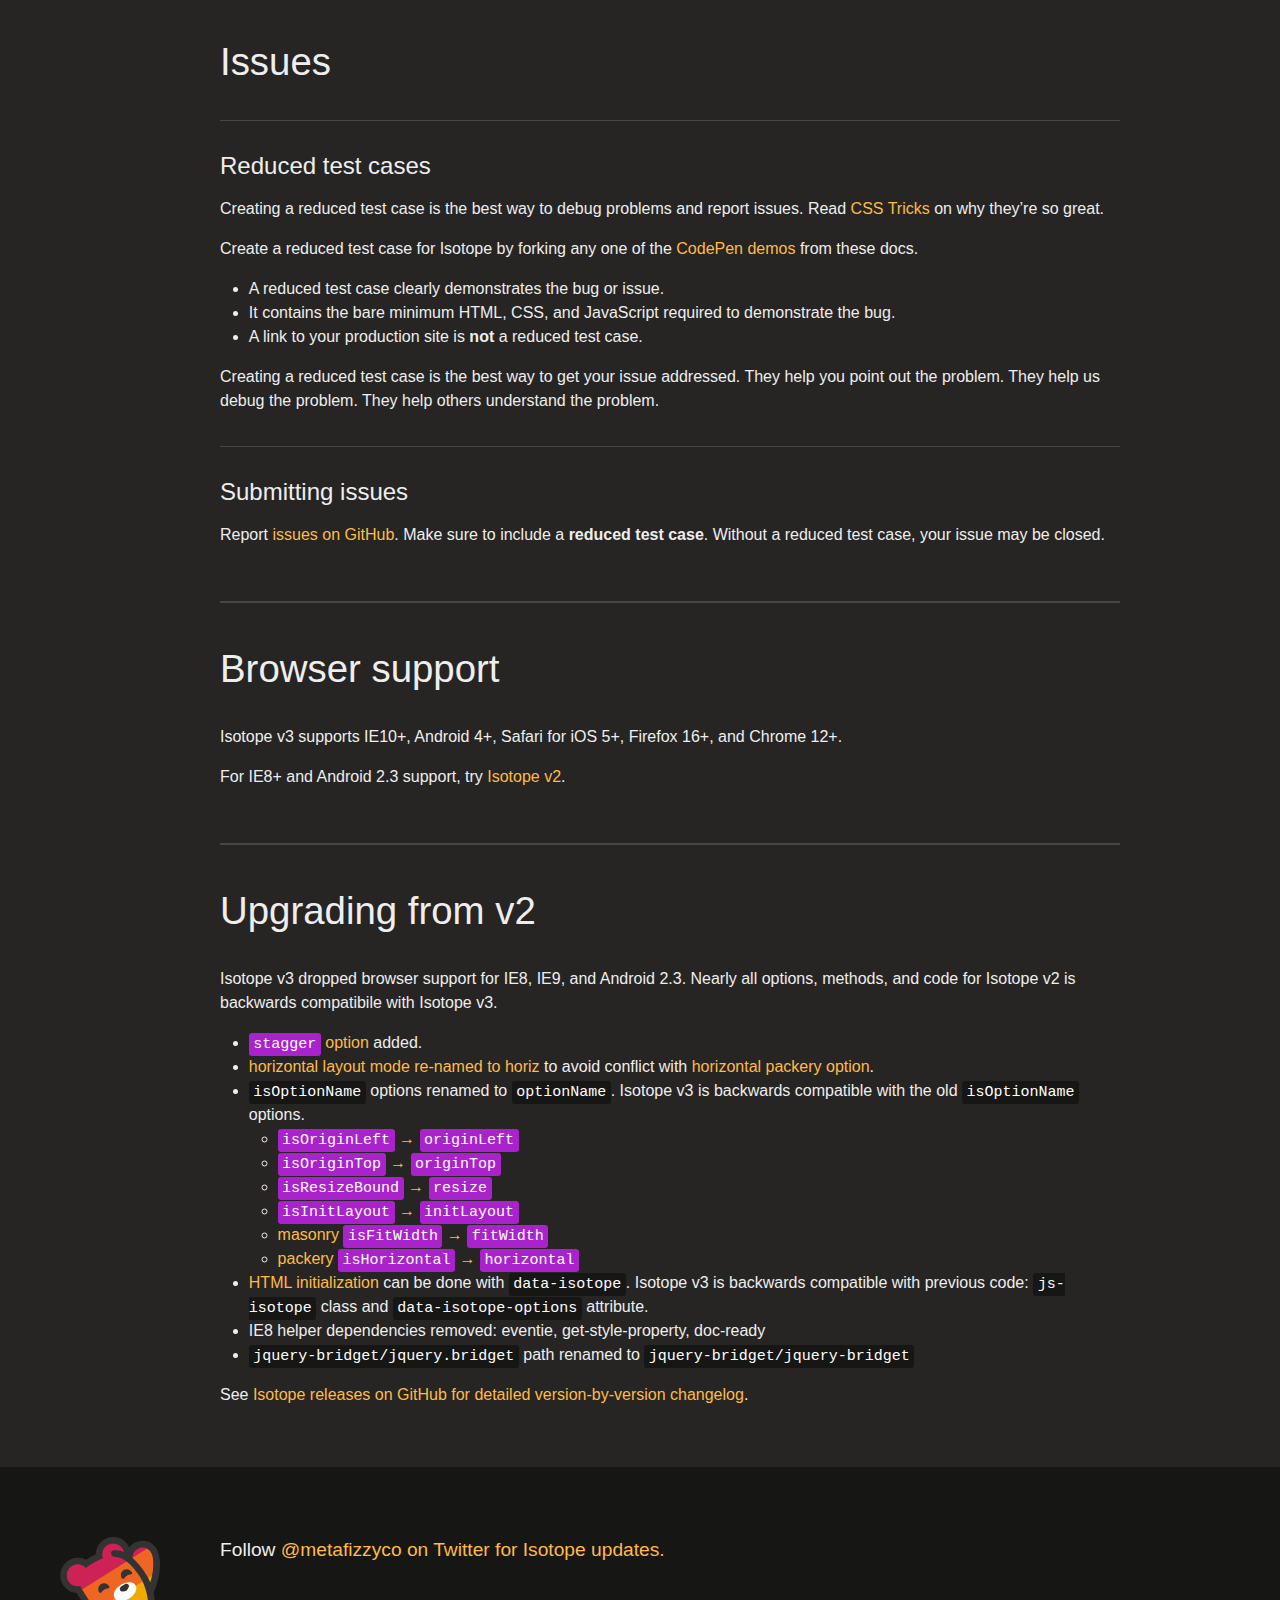
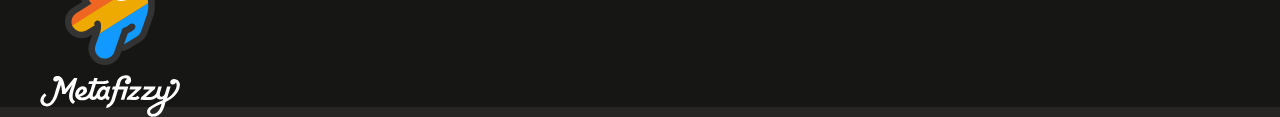
<file: assets/plugins/isotope/extras.html>
<!doctype html>
<html class="export" lang="en">
<head>
  <meta charset="utf-8">
  <meta http-equiv="x-ua-compatible" content="ie=edge">
  <meta name="viewport" content="width=device-width">
  <meta name="description" content="filter &amp; sort magical layouts">

  <title>Isotope &#xB7; Extras</title>

    <!-- Isotope does not require any CSS files -->
    <link rel="stylesheet" href="css/isotope-docs.css" media="screen">

  <meta name="twitter:card" content="summary">
  <meta name="twitter:site" content="@metafizzyco">
  <meta name="twitter:url" content="http://isotope.metafizzy.co/extras.html">
  <meta name="twitter:title" content="Isotope Extras">
  <meta name="twitter:description" content="filter &amp; sort magical layouts">

</head>
<body class="page--extras" data-page="extras">

  <div class="nav">
    <h1 class="nav__title"><a href=".">Isotope</a></h1>
  
    <ol class="site-nav">
      <li class="site-nav__item site-nav__item--filtering">
        <a class="site-nav__item__link" href="filtering.html">Filtering</a></li>
      <li class="site-nav__item site-nav__item--sorting">
        <a class="site-nav__item__link" href="sorting.html">Sorting</a></li>
      <li class="site-nav__item site-nav__item--layout ">
        <a class="site-nav__item__link" href="layout.html">Layout</a>
      </li>
      <li class="site-nav__item site-nav__item--layout-modes sub-nav-parent">
        <a class="site-nav__item__link" href="layout-modes.html">Layout modes</a>
        <ul class="sub-nav">
            <li class="sub-nav__item sub-nav__item--masonry">
              <a class="sub-nav__item__link" href="layout-modes/masonry.html">masonry</a></li>
            <li class="sub-nav__item sub-nav__item--fitrows">
              <a class="sub-nav__item__link" href="layout-modes/fitrows.html">fitRows</a></li>
            <li class="sub-nav__item sub-nav__item--vertical">
              <a class="sub-nav__item__link" href="layout-modes/vertical.html">vertical</a></li>
            <li class="sub-nav__item sub-nav__item--packery">
              <a class="sub-nav__item__link" href="layout-modes/packery.html">packery</a></li>
            <li class="sub-nav__item sub-nav__item--cellsbyrow">
              <a class="sub-nav__item__link" href="layout-modes/cellsbyrow.html">cellsByRow</a></li>
            <li class="sub-nav__item sub-nav__item--masonryhorizontal">
              <a class="sub-nav__item__link" href="layout-modes/masonryhorizontal.html">masonryHorizontal</a></li>
            <li class="sub-nav__item sub-nav__item--fitcolumns">
              <a class="sub-nav__item__link" href="layout-modes/fitcolumns.html">fitColumns</a></li>
            <li class="sub-nav__item sub-nav__item--cellsbycolumn">
              <a class="sub-nav__item__link" href="layout-modes/cellsbycolumn.html">cellsByColumn</a></li>
            <li class="sub-nav__item sub-nav__item--horiz">
              <a class="sub-nav__item__link" href="layout-modes/horiz.html">horiz</a></li>
        </ul>
      </li>
      <li class="site-nav__item site-nav__item--options">
        <a class="site-nav__item__link" href="options.html">Options</a></li>
      <li class="site-nav__item site-nav__item--methods">
        <a class="site-nav__item__link" href="methods.html">Methods</a></li>
      <li class="site-nav__item site-nav__item--events">
        <a class="site-nav__item__link" href="events.html">Events</a></li>
      <li class="site-nav__item site-nav__item--extras">
        <a class="site-nav__item__link" href="extras.html">Extras</a></li>
      <li class="site-nav__item site-nav__item--license">
        <a class="site-nav__item__link" href="license.html">License</a></li>
      <li class="site-nav__item site-nav__item--faq">
        <a class="site-nav__item__link" href="faq.html">FAQ</a></li>
    </ol>
  
    <ul class="page-nav" data-js-module="page-nav">
<li class="page-nav__item page-nav__item--h2"><a href="#extra-examples">Extra examples</a></li>
<li class="page-nav__item page-nav__item--h2"><a href="#module-loaders">Module loaders</a></li>
<li class="page-nav__item page-nav__item--h3"><a href="#requirejs">RequireJS</a></li>
<li class="page-nav__item page-nav__item--h3"><a href="#browserify">Browserify</a></li>
<li class="page-nav__item page-nav__item--h3"><a href="#webpack">Webpack</a></li>
<li class="page-nav__item page-nav__item--h2"><a href="#bootstrap">Bootstrap</a></li>
<li class="page-nav__item page-nav__item--h2"><a href="#animating-item-size">Animating item size</a></li>
<li class="page-nav__item page-nav__item--h2"><a href="#web-fonts">Web fonts</a></li>
<li class="page-nav__item page-nav__item--h3"><a href="#typekit">Typekit</a></li>
<li class="page-nav__item page-nav__item--h2"><a href="#issues">Issues</a></li>
<li class="page-nav__item page-nav__item--h3"><a href="#reduced-test-cases">Reduced test cases</a></li>
<li class="page-nav__item page-nav__item--h3"><a href="#submitting-issues">Submitting issues</a></li>
<li class="page-nav__item page-nav__item--h2"><a href="#browser-support">Browser support</a></li>
<li class="page-nav__item page-nav__item--h2"><a href="#upgrading-from-v2">Upgrading from v2</a></li>
</ul>
  </div>


  <div id="content" class="main">
    <div class="primary-content">
        <h1>Extras</h1>



<h2 id="extra-examples">Extra examples</h2>

<ul>
  <li><a href="http://codepen.io/desandro/pen/owAyG/">Combination filters with functions</a></li>
  <li><a href="http://codepen.io/desandro/pen/JGKyrY">Combination inclusive filters with checkboxes</a> and <a href="http://codepen.io/desandro/pen/GFbAs">Combination inclusive and exclusive filters with selects and checkboxes</a>. Explanation on <a href="https://github.com/metafizzy/isotope/issues/771#issuecomment-50991110">issue #771</a>.</li>
  <li><a href="http://codepen.io/desandro/pen/MebyMR">Combination filters, inclusive within a group, exclusive outside groups</a></li>
  <li><a href="http://codepen.io/desandro/pen/zrMXQv">Inclusive combination filters with toggle buttons</a></li>
  <li><a href="http://codepen.io/desandro/pen/pyxwem/">Updating filter counts on buttons</a></li>
  <li><a href="http://codepen.io/desandro/pen/Kpvyd">Reveal items on init</a></li>
  <li><a href="http://codepen.io/desandro/pen/AEslp">Only filter items, no layout</a>. For <a href="https://github.com/metafizzy/isotope/issues/675#issuecomment-40675160">issue #675</a></li>
  <li><a href="http://codepen.io/desandro/pen/mCdbD">Search and filter buttons</a></li>
  <li><a href="http://codepen.io/desandro/pen/bsHix">Reveal each image as they load</a></li>
  <li><a href="http://codepen.io/desandro/pen/vEJbNr">Filtering with toggle on/off buttons</a></li>
  <li><a href="http://codepen.io/desandro/pen/vErxXj">Filtering with URL hash</a>. View <a href="http://s.codepen.io/desandro/debug/vErxXj#filter=%3Anot(.transition)">debug version</a> to see filter in URL hash.</li>
  <li><a href="http://codepen.io/desandro/pen/zGZywM">Sorting by selected category</a>. For <a href="https://github.com/metafizzy/isotope/issues/901">issue #901</a></li>
  <li><a href="http://codepen.io/desandro/pen/dXYBRE">Sort clicked item first</a></li>
  <li><a href="http://codepen.io/desandro/pen/pbkbBO">Update filtered item count</a></li>
</ul>


<h2 id="module-loaders">Module loaders</h2>


<h3 id="requirejs">RequireJS</h3>

<p>Isotope supports <a href="http://requirejs.org">RequireJS</a>.</p>

<p>You can require <a href="isotope.pkgd.js">isotope.pkgd.js</a>.</p>

<pre><code class="js">requirejs( [
  <span class="string">&apos;path/to/isotope.pkgd.js&apos;</span>,
], <span class="function"><span class="keyword">function</span>(<span class="params"> Isotope </span>) </span>{
  <span class="keyword">var</span> <span class="isotope_var">iso</span> = <span class="keyword">new</span> <span class="isotope_keyword">Isotope</span>( <span class="string">&apos;.grid&apos;</span>, {...});
});
</code></pre>

<p id="requirejs-layout-modes">Any <a href="layout-modes.html#included-modes">layout mode that&#x2019;s not included</a>, will need to be required separately</p>

<pre><code class="js">requirejs( [
  <span class="string">&apos;path/to/isotope.pkgd.js&apos;</span>,
  <span class="string">&apos;path/to/masonry-horizontal.js&apos;</span>
], <span class="function"><span class="keyword">function</span>(<span class="params"> Isotope </span>) </span>{
  <span class="keyword">var</span> <span class="isotope_var">iso</span> = <span class="keyword">new</span> <span class="isotope_keyword">Isotope</span>( <span class="string">&apos;.grid&apos;</span>, {
    layoutMode: <span class="string">&apos;masonryHorizontal&apos;</span>
  });
});
</code></pre>

<p id="requirejs-pkgd-jquery">To use Isotope as a jQuery plugin with RequireJS and isotope.pkgd.js, you need to run jQuery bridget.</p>


<pre><code class="js"><span class="comment">// require the require function</span>
requirejs( [ <span class="string">&apos;require&apos;</span>, <span class="string">&apos;jquery&apos;</span>, <span class="string">&apos;path/to/isotope.pkgd.js&apos;</span> ],
  <span class="function"><span class="keyword">function</span>(<span class="params"> require, $, Isotope </span>) </span>{
    <span class="comment">// require jquery-bridget, it&apos;s included in isotope.pkgd.js</span>
    <span class="built_in">require</span>( [ <span class="string">&apos;jquery-bridget/jquery-bridget&apos;</span> ],
    <span class="function"><span class="keyword">function</span>(<span class="params"> jQueryBridget </span>) </span>{
      <span class="comment">// make Isotope a jQuery plugin</span>
      jQueryBridget( <span class="string">&apos;isotope&apos;</span>, <span class="isotope_keyword">Isotope</span>, $ );
      <span class="comment">// now you can use $().isotope()</span>
      $(<span class="string">&apos;.grid&apos;</span>).isotope({...});
    }
  );
});
</code></pre>

<p id="requirejs-bower">Or, you can manage dependencies with <a href="http://bower.io">Bower</a>. Set <a href="http://requirejs.org/docs/api.html#config-baseUrl">baseUrl</a> to <code>bower_components</code> and set a path config for all your application code.</p>

<pre><code class="js">requirejs.config({
  baseUrl: <span class="string">&apos;bower_components/&apos;</span>,
  paths: {
    app: <span class="string">&apos;../&apos;</span>
  }
});

requirejs( [
  <span class="string">&apos;isotope/js/isotope&apos;</span>,
  <span class="string">&apos;app/my-component.js&apos;</span>
], <span class="function"><span class="keyword">function</span>(<span class="params"> Isotope, myComp </span>) </span>{
  <span class="keyword">var</span> <span class="isotope_var">iso</span> = <span class="keyword">new</span> <span class="isotope_keyword">Isotope</span>( <span class="string">&apos;.grid&apos;</span>, {...});
});
</code></pre>

<p id="requirejs-bower-jquery">You can require Bower dependencies and use Isotope as a jQuery plugin with jQuery Bridget.</p>

<pre><code class="js">requirejs.config({
  baseUrl: <span class="string">&apos;../bower_components&apos;</span>,
  paths: {
    jquery: <span class="string">&apos;jquery/jquery&apos;</span>
  }
});

requirejs( [
    <span class="string">&apos;jquery&apos;</span>,
    <span class="string">&apos;isotope/js/isotope&apos;</span>,
    <span class="string">&apos;jquery-bridget/jquery-bridget&apos;</span>
  ],
  <span class="function"><span class="keyword">function</span>(<span class="params"> $, Isotope, jQueryBridget </span>) </span>{
    <span class="comment">// make Isotope a jQuery plugin</span>
    jQueryBridget( <span class="string">&apos;isotope&apos;</span>, <span class="isotope_keyword">Isotope</span>, $ );
    <span class="comment">// now you can use $().isotope()</span>
    $(<span class="string">&apos;.grid&apos;</span>).isotope({...});
});
</code></pre>


<h3 id="browserify">Browserify</h3>

<p>Isotope works with <a href="http://browserify.org">Browserify</a>. <a href="https://www.npmjs.com/package/isotope-layout">Install Isotope with npm</a>.</p>

<pre><code>npm install isotope-layout
</code></pre>

<pre><code class="js"><span class="keyword">var</span> <span class="isotope_keyword">Isotope</span> = <span class="built_in">require</span>(<span class="string">&apos;isotope-layout&apos;</span>);

<span class="keyword">var</span> <span class="isotope_var">iso</span> = <span class="keyword">new</span> <span class="isotope_keyword">Isotope</span>( <span class="string">&apos;.grid&apos;</span>, {
  <span class="comment">// options...</span>
});
</code></pre>

<p>Install and require <a href="layout-modes.html#included-modes">layout modes that are not included</a>.</p>

<pre><code class="bash">npm install isotope-cells-by-row
</code></pre>

<pre><code class="js"><span class="keyword">var</span> <span class="isotope_keyword">Isotope</span> = <span class="built_in">require</span>(<span class="string">&apos;isotope-layout&apos;</span>);
<span class="comment">// add cellsByRow layout mode</span>
<span class="built_in">require</span>(<span class="string">&apos;isotope-cells-by-row&apos;</span>)

<span class="keyword">var</span> <span class="isotope_var">iso</span> = <span class="keyword">new</span> <span class="isotope_keyword">Isotope</span>( <span class="string">&apos;.grid&apos;</span>, {
  layoutMode: <span class="string">&apos;cellsByRow&apos;</span>
});
</code></pre>

<p id="browserify-jquery">To use Isotope as a jQuery plugin with Browserify, you need to use <a href="https://www.npmjs.com/package/jquery-bridget">jQuery Bridget</a></p>

<pre><code class="bash">npm install jquery
npm install jquery-bridget
</code></pre>

<pre><code class="js"><span class="keyword">var</span> $ = <span class="built_in">require</span>(<span class="string">&apos;jquery&apos;</span>);
<span class="keyword">var</span> jQueryBridget = <span class="built_in">require</span>(<span class="string">&apos;jquery-bridget&apos;</span>);
<span class="keyword">var</span> <span class="isotope_keyword">Isotope</span> = <span class="built_in">require</span>(<span class="string">&apos;isotope-layout&apos;</span>);
<span class="comment">// make Isotope a jQuery plugin</span>
jQueryBridget( <span class="string">&apos;isotope&apos;</span>, <span class="isotope_keyword">Isotope</span>, $ );
<span class="comment">// now you can use $().isotope()</span>
$(<span class="string">&apos;.grid&apos;</span>).isotope({
  <span class="comment">// options...</span>
});
</code></pre>


<h3 id="webpack">Webpack</h3>

<p>Install Isotope with npm.</p>

<pre><code class="bash">npm install isotope-layout
</code></pre>

<p>In your config file, <code>webpack.config.js</code>, add these resolve aliases.</p>

<pre><code class="js"><span class="built_in">module</span>.exports = {
  resolve: {
    alias: {
      <span class="string">&apos;masonry&apos;</span>: <span class="string">&apos;masonry-layout&apos;</span>,
      <span class="string">&apos;isotope&apos;</span>: <span class="string">&apos;isotope-layout&apos;</span>
    }
  }
};
</code></pre>

<p>(This hack is required because of an issue with how Webpack loads dependencies. <a href="https://github.com/webpack/webpack/issues/883">+1 this issue on GitHub</a> to help get this issue addressed.)</p>

<p>You can then <code>require(<span class="string">&apos;isotope-layout&apos;</span>)</code>.</p>

<pre><code class="js"><span class="comment">// main.js</span>
<span class="keyword">var</span> <span class="isotope_keyword">Isotope</span> = <span class="built_in">require</span>(<span class="string">&apos;isotope-layout&apos;</span>);

<span class="keyword">var</span> <span class="isotope_var">iso</span> = <span class="keyword">new</span> <span class="isotope_keyword">Isotope</span>( <span class="string">&apos;.grid&apos;</span>, {
  <span class="comment">// options...</span>
});
</code></pre>

<p>Run webpack.</p>


<pre><code class="bash">webpack main.js bundle.js
</code></pre>

<p>Layout modes and jQuery plugin functionality need to be installed separately, similar to <a href="#browserify">using Browserify</a>.</p>


<h2 id="bootstrap">Bootstrap</h2>

<p>You can use Isotope layouts with <a href="http://getbootstrap.com/css/#grid">Bootstrap grid system</a>. This example will display a fluid grid of 3 columns, using <code>col-xs-4</code> as <a href="layout-modes/masonry.html#columnwidth"><code>columnWidth</code></a>.</p>

<div class="example">
  <div class="example__code">
<pre><code class="html"><span class="tag">&lt;<span class="name">div</span> <span class="attr">class</span>=<span class="string">&quot;container-fluid&quot;</span>&gt;</span>
  <span class="comment">&lt;!-- add extra container element for Masonry --&gt;</span>
  <span class="tag">&lt;<span class="name">div</span> <span class="attr">class</span>=<span class="string">&quot;grid&quot;</span>&gt;</span>
    <span class="comment">&lt;!-- add sizing element for columnWidth --&gt;</span>
    <span class="tag">&lt;<span class="name">div</span> <span class="attr">class</span>=<span class="string">&quot;grid-sizer col-xs-4&quot;</span>&gt;</span><span class="tag">&lt;/<span class="name">div</span>&gt;</span>
    <span class="comment">&lt;!-- items use Bootstrap .col- classes --&gt;</span>
    <span class="tag">&lt;<span class="name">div</span> <span class="attr">class</span>=<span class="string">&quot;grid-item col-xs-8&quot;</span>&gt;</span>
      <span class="comment">&lt;!-- wrap item content in its own element --&gt;</span>
      <span class="tag">&lt;<span class="name">div</span> <span class="attr">class</span>=<span class="string">&quot;grid-item-content&quot;</span>&gt;</span>...<span class="tag">&lt;/<span class="name">div</span>&gt;</span>
    <span class="tag">&lt;/<span class="name">div</span>&gt;</span>
    <span class="tag">&lt;<span class="name">div</span> <span class="attr">class</span>=<span class="string">&quot;grid-item col-xs-4&quot;</span>&gt;</span>
      <span class="tag">&lt;<span class="name">div</span> <span class="attr">class</span>=<span class="string">&quot;grid-item-content&quot;</span>&gt;</span>...<span class="tag">&lt;/<span class="name">div</span>&gt;</span>
    <span class="tag">&lt;/<span class="name">div</span>&gt;</span>
    ...
  <span class="tag">&lt;/<span class="name">div</span>&gt;</span>
<span class="tag">&lt;/<span class="name">div</span>&gt;</span>
</code></pre>

<pre><code class="js">$(<span class="string">&apos;.grid&apos;</span>).isotope({
  itemSelector: <span class="string">&apos;.grid-item&apos;</span>, <span class="comment">// use a separate class for itemSelector, other than .col-</span>
  percentPosition: <span class="literal">true</span>,
  masonry: {
    columnWidth: <span class="string">&apos;.grid-sizer&apos;</span>
  }
});
</code></pre>
  </div>
  <div class="example__demo">
  
    <div class="bootstrap-3__container-fluid">
      <div class="grid js-masonry" data-masonry-options="{ &quot;itemSelector&quot;: &quot;.bootstrap-3__grid-item&quot;, &quot;columnWidth&quot;: &quot;.grid-sizer&quot;, &quot;percentPosition&quot;: true }">
        <div class="grid-sizer bootstrap-3__col-xs-4"></div>
        <div class="bootstrap-3__grid-item bootstrap-3__col-xs-8">
          <div class="bootstrap-3__grid-item-content"></div>
        </div>
        <div class="bootstrap-3__grid-item bootstrap-3__col-xs-4">
          <div class="bootstrap-3__grid-item-content"></div>
        </div>
        <div class="bootstrap-3__grid-item bootstrap-3__col-xs-4">
          <div class="bootstrap-3__grid-item-content bootstrap-3__grid-item-content--height2"></div>
        </div>
        <div class="bootstrap-3__grid-item bootstrap-3__col-xs-8">
          <div class="bootstrap-3__grid-item-content"></div>
        </div>
        <div class="bootstrap-3__grid-item bootstrap-3__col-xs-4">
          <div class="bootstrap-3__grid-item-content bootstrap-3__grid-item-content--height2"></div>
        </div>
        <div class="bootstrap-3__grid-item bootstrap-3__col-xs-4">
          <div class="bootstrap-3__grid-item-content"></div>
        </div>
        <div class="bootstrap-3__grid-item bootstrap-3__col-xs-4">
          <div class="bootstrap-3__grid-item-content"></div>
        </div>
      </div>
  
    </div>
  
    <p class="edit-demo">
        <a href="http://codepen.io/desandro/pen/yeezdp">Edit this demo on CodePen</a>
    </p>
  </div>
</div>

<p>Use multiple <code>.col-</code> classes on item elements to use Bootstrap&#x2019;s grid media queries to responsively change column sizes. This example will use 2, then 3, then 4 columns at different screen sizes.</p>

<div class="example">
  <div class="example__code">
<pre><code class="html"><span class="tag">&lt;<span class="name">div</span> <span class="attr">class</span>=<span class="string">&quot;container-fluid&quot;</span>&gt;</span>
  <span class="tag">&lt;<span class="name">div</span> <span class="attr">class</span>=<span class="string">&quot;grid&quot;</span>&gt;</span>
    <span class="comment">&lt;!-- 2 col grid @ xs, 3 col grid @ sm, 4 col grid @ md --&gt;</span>
    <span class="tag">&lt;<span class="name">div</span> <span class="attr">class</span>=<span class="string">&quot;grid-sizer col-xs-6 col-sm-4 col-md-3&quot;</span>&gt;</span><span class="tag">&lt;/<span class="name">div</span>&gt;</span>
    <span class="comment">&lt;!-- 1 col @ xs, 2 col @ sm, 2 col @ md --&gt;</span>
    <span class="tag">&lt;<span class="name">div</span> <span class="attr">class</span>=<span class="string">&quot;grid-item col-xs-6 col-sm-8 col-md-6&quot;</span>&gt;</span>
      <span class="tag">&lt;<span class="name">div</span> <span class="attr">class</span>=<span class="string">&quot;grid-item-content&quot;</span>&gt;</span>...<span class="tag">&lt;/<span class="name">div</span>&gt;</span>
    <span class="tag">&lt;/<span class="name">div</span>&gt;</span>
    <span class="comment">&lt;!-- 1 col @ xs, 1 col @ sm, 1 col @ md --&gt;</span>
    <span class="tag">&lt;<span class="name">div</span> <span class="attr">class</span>=<span class="string">&quot;grid-item col-xs-6 col-sm-4 col-md-3&quot;</span>&gt;</span>
      <span class="tag">&lt;<span class="name">div</span> <span class="attr">class</span>=<span class="string">&quot;grid-item-content&quot;</span>&gt;</span>...<span class="tag">&lt;/<span class="name">div</span>&gt;</span>
    <span class="tag">&lt;/<span class="name">div</span>&gt;</span>
    ...
  <span class="tag">&lt;/<span class="name">div</span>&gt;</span>
<span class="tag">&lt;/<span class="name">div</span>&gt;</span>
</code></pre>
  </div>
  <div class="example__demo">
  
    <div class="bootstrap-3__container-fluid">
      <div class="grid js-masonry" data-masonry-options="{ &quot;itemSelector&quot;: &quot;.bootstrap-3__grid-item&quot;, &quot;columnWidth&quot;: &quot;.grid-sizer&quot;, &quot;percentPosition&quot;: true }">
        <div class="grid-sizer bootstrap-3__col-xs-6 bootstrap-3__col-sm-4 bootstrap-3__col-md-3"></div>
        <div class="bootstrap-3__grid-item bootstrap-3__col-xs-6 bootstrap-3__col-sm-8 bootstrap-3__col-md-6">
          <div class="bootstrap-3__grid-item-content"></div>
        </div>
        <div class="bootstrap-3__grid-item bootstrap-3__col-xs-6 bootstrap-3__col-sm-4 bootstrap-3__col-md-3">
          <div class="bootstrap-3__grid-item-content"></div>
        </div>
        <div class="bootstrap-3__grid-item bootstrap-3__col-xs-6 bootstrap-3__col-sm-4 bootstrap-3__col-md-3">
          <div class="bootstrap-3__grid-item-content bootstrap-3__grid-item-content--height2"></div>
        </div>
        <div class="bootstrap-3__grid-item bootstrap-3__col-xs-6 bootstrap-3__col-sm-8 bootstrap-3__col-md-6">
          <div class="bootstrap-3__grid-item-content"></div>
        </div>
        <div class="bootstrap-3__grid-item bootstrap-3__col-xs-6 bootstrap-3__col-sm-4 bootstrap-3__col-md-3">
          <div class="bootstrap-3__grid-item-content bootstrap-3__grid-item-content--height2"></div>
        </div>
        <div class="bootstrap-3__grid-item bootstrap-3__col-xs-6 bootstrap-3__col-sm-4 bootstrap-3__col-md-3">
          <div class="bootstrap-3__grid-item-content"></div>
        </div>
        <div class="bootstrap-3__grid-item bootstrap-3__col-xs-6 bootstrap-3__col-sm-4 bootstrap-3__col-md-3">
          <div class="bootstrap-3__grid-item-content"></div>
        </div>
      </div>
  
    </div>
  
    <p class="edit-demo">
        <a href="http://codepen.io/desandro/pen/addLrQ">Edit this demo on CodePen</a>
    </p>
  </div>
</div>


<h2 id="animating-item-size">Animating item size</h2>

<p>You cannot transition or animate the size of an item element <em>and</em> properly lay out. But there is a trick &#x2014; you can animate a child element of the item element.</p>

<div class="duo example">
  <div class="duo__cell example__code">
<pre><code class="html"><span class="tag">&lt;<span class="name">div</span> <span class="attr">class</span>=<span class="string">&quot;grid&quot;</span>&gt;</span>
  <span class="comment">&lt;!-- items have grid-item-content child elements --&gt;</span>
  <span class="tag">&lt;<span class="name">div</span> <span class="attr">class</span>=<span class="string">&quot;grid-item&quot;</span>&gt;</span>
    <span class="tag">&lt;<span class="name">div</span> <span class="attr">class</span>=<span class="string">&quot;grid-item-content&quot;</span>&gt;</span><span class="tag">&lt;/<span class="name">div</span>&gt;</span>
  <span class="tag">&lt;/<span class="name">div</span>&gt;</span>
  ...
</code></pre>

<pre><code class="css"><span class="comment">/* item is invisible, but used for layout
item-content is visible, and transitions size */</span>
<span class="selector-class">.grid-item</span>,
<span class="selector-class">.grid-item-content</span> {
  <span class="attribute">width</span>: <span class="number">60px</span>;
  <span class="attribute">height</span>: <span class="number">60px</span>;
}
<span class="selector-class">.grid-item-content</span> {
  <span class="attribute">background</span>: <span class="number">#09D</span>;
  <span class="attribute">transition</span>: width <span class="number">0.4s</span>, height <span class="number">0.4s</span>;
}

<span class="comment">/* both item and item content change size */</span>
<span class="selector-class">.grid-item</span><span class="selector-class">.is-expanded</span>,
<span class="selector-class">.grid-item</span><span class="selector-class">.is-expanded</span> <span class="selector-class">.grid-item-content</span> {
  <span class="attribute">width</span>: <span class="number">180px</span>;
  <span class="attribute">height</span>: <span class="number">120px</span>;
}
</code></pre>
  </div>
  <div class="duo__cell example__demo" data-js-module="animate-item-size">
    <p class="instruction">Click to item to toggle size</p>
    <div class="grid">
      <div class="animate-item-size-item">
        <div class="animate-item-size-item__content"></div>
      </div>
      <div class="animate-item-size-item">
        <div class="animate-item-size-item__content"></div>
      </div>
      <div class="animate-item-size-item">
        <div class="animate-item-size-item__content"></div>
      </div>
      <div class="animate-item-size-item">
        <div class="animate-item-size-item__content"></div>
      </div>
      <div class="animate-item-size-item">
        <div class="animate-item-size-item__content"></div>
      </div>
      <div class="animate-item-size-item">
        <div class="animate-item-size-item__content"></div>
      </div>
      <div class="animate-item-size-item">
        <div class="animate-item-size-item__content"></div>
      </div>
      <div class="animate-item-size-item">
        <div class="animate-item-size-item__content"></div>
      </div>
      <div class="animate-item-size-item">
        <div class="animate-item-size-item__content"></div>
      </div>
      <div class="animate-item-size-item">
        <div class="animate-item-size-item__content"></div>
      </div>
      <div class="animate-item-size-item">
        <div class="animate-item-size-item__content"></div>
      </div>
      <div class="animate-item-size-item">
        <div class="animate-item-size-item__content"></div>
      </div>
      <div class="animate-item-size-item">
        <div class="animate-item-size-item__content"></div>
      </div>
      <div class="animate-item-size-item">
        <div class="animate-item-size-item__content"></div>
      </div>
      <div class="animate-item-size-item">
        <div class="animate-item-size-item__content"></div>
      </div>
    </div>
    <p class="edit-demo">
        <a href="http://codepen.io/desandro/pen/jnhAi">Edit this demo</a>
        or <a href="http://codepen.io/desandro/pen/fztmB">vanilla JS demo</a> on CodePen
    </p>
  </div>
</div>

<p>This technique works on items with responsive, percentage widths. Although, it does require a bit more JS. <a href="http://codepen.io/desandro/pen/jGJKL">Check out the example on CodePen</a> to see how it&#x2019;s done.</p>

<div class="duo example">
  <div class="duo__cell example__code">
<pre><code class="css"><span class="selector-class">.grid-item</span> {
  <span class="attribute">width</span>: <span class="number">20%</span>;
  <span class="attribute">height</span>: <span class="number">60px</span>;
}

<span class="selector-class">.grid-item-content</span> {
  <span class="attribute">width</span>:  <span class="number">100%</span>;
  <span class="attribute">height</span>: <span class="number">100%</span>;
  <span class="attribute">background</span>: <span class="number">#09D</span>;
  <span class="attribute">transition</span>: width <span class="number">0.4s</span>, height <span class="number">0.4s</span>;
}
<span class="comment">/* item has expanded size */</span>
<span class="selector-class">.grid-item</span><span class="selector-class">.is-expanded</span> {
  <span class="attribute">width</span>: <span class="number">60%</span>;
  <span class="attribute">height</span>: <span class="number">120px</span>;
}
</code></pre>
  </div>
  <div class="duo__cell example__demo" data-js-module="animate-item-size-responsive">
    <p class="instruction">Click to item to toggle size</p>
    <div class="grid grid--animate-item-size-responsive">
      <div class="grid-sizer"></div>
      <div class="animate-item-size-item">
        <div class="animate-item-size-item__content"></div>
      </div>
      <div class="animate-item-size-item">
        <div class="animate-item-size-item__content"></div>
      </div>
      <div class="animate-item-size-item">
        <div class="animate-item-size-item__content"></div>
      </div>
      <div class="animate-item-size-item">
        <div class="animate-item-size-item__content"></div>
      </div>
      <div class="animate-item-size-item">
        <div class="animate-item-size-item__content"></div>
      </div>
      <div class="animate-item-size-item">
        <div class="animate-item-size-item__content"></div>
      </div>
      <div class="animate-item-size-item">
        <div class="animate-item-size-item__content"></div>
      </div>
      <div class="animate-item-size-item">
        <div class="animate-item-size-item__content"></div>
      </div>
      <div class="animate-item-size-item">
        <div class="animate-item-size-item__content"></div>
      </div>
      <div class="animate-item-size-item">
        <div class="animate-item-size-item__content"></div>
      </div>
      <div class="animate-item-size-item">
        <div class="animate-item-size-item__content"></div>
      </div>
      <div class="animate-item-size-item">
        <div class="animate-item-size-item__content"></div>
      </div>
      <div class="animate-item-size-item">
        <div class="animate-item-size-item__content"></div>
      </div>
      <div class="animate-item-size-item">
        <div class="animate-item-size-item__content"></div>
      </div>
      <div class="animate-item-size-item">
        <div class="animate-item-size-item__content"></div>
      </div>
    </div>
    <p class="edit-demo">
        <a href="http://codepen.io/desandro/pen/utGrv">Edit this demo</a>
        or <a href="http://codepen.io/desandro/pen/jeLKl">vanilla JS demo</a> on CodePen
    </p>
  </div>

</div>


<h2 id="web-fonts">Web fonts</h2>

<p>Like images, unloaded web fonts can throw off Isotope. To resolve this, trigger <a href="methods.html#layout"><code>layout</code></a> after fonts have been loaded. Both Typekit and Google WebFont Loader provide font events to control scripts based on how fonts are loaded.</p>

<ul>
  <li><a href="http://blog.typekit.com/2010/10/18/more-control-with-typekits-font-events/">Typekit font events</a></li>
  <li><a href="https://developers.google.com/webfonts/docs/webfont_loader#Events">Google WebFont Loader: Events</a></li>
</ul>


<h3 id="typekit">Typekit</h3>

<p>Try the script below when using Isotope on a page with Typekit. This will trigger Isotope when the document is ready and again when fonts have loaded. Be sure to remove Typekit&#x2019;s default script, <code>try{Typekit.load();}catch(e){}</code>.</p>

<pre><code class="js"><span class="keyword">var</span> <span class="jquery_var">$grid</span>;

<span class="function"><span class="keyword">function</span> <span class="title">triggerIsotope</span>(<span class="params"></span>) </span>{
  <span class="comment">// don&apos;t proceed if $grid has not been selected</span>
  <span class="keyword">if</span> ( !<span class="jquery_var">$grid</span> ) {
    <span class="keyword">return</span>;
  }
  <span class="comment">// init Isotope</span>
  <span class="jquery_var">$grid</span>.isotope({
    <span class="comment">// options</span>
  });
}
<span class="comment">// trigger Isotope on document ready</span>
$(<span class="function"><span class="keyword">function</span>(<span class="params"></span>)</span>{
  <span class="jquery_var">$grid</span> = $(<span class="string">&apos;.grid&apos;</span>);
  triggerIsotope();
});
<span class="comment">// trigger Isotope when fonts have loaded</span>
Typekit.load({
  active: triggerIsotope,
  inactive: triggerIsotope
});
</code></pre>

<pre><code class="js"><span class="comment">// or with vanilla JS</span>
<span class="keyword">var</span> grid, <span class="isotope_var">iso</span>;

<span class="function"><span class="keyword">function</span> <span class="title">triggerIsotope</span>(<span class="params"></span>) </span>{
  <span class="comment">// don&apos;t proceed if doc isn&apos;t ready</span>
  <span class="keyword">if</span> ( !grid ) {
    <span class="keyword">return</span>;
  }
  <span class="comment">// init Isotope</span>
  <span class="isotope_var">iso</span> = <span class="keyword">new</span> <span class="isotope_keyword">Isotope</span>( grid, {
    <span class="comment">// options</span>
  });
}
<span class="comment">// initialize Isotope on document ready</span>
<span class="built_in">document</span>.addEventListener( <span class="string">&apos;DOMContentLoaded&apos;</span>, <span class="function"><span class="keyword">function</span>(<span class="params"></span>) </span>{
  <span class="keyword">var</span> grid = <span class="built_in">document</span>.querySelector(<span class="string">&apos;.grid&apos;</span>);
  triggerIsotope();
});
<span class="comment">// trigger Isotope when fonts have loaded</span>
Typekit.load({
  active: triggerIsotope,
  inactive: triggerIsotope
});
</code></pre>


<h2 id="issues">Issues</h2>

<h3 id="reduced-test-cases">Reduced test cases</h3>

<p>Creating a reduced test case is the best way to debug problems and report issues. Read <a href="http://css-tricks.com/reduced-test-cases/">CSS Tricks</a> on why they&#x2019;re so great.</p>

<p>Create a reduced test case for Isotope by forking any one of the <a href="http://codepen.io/desandro/tag/isotope-docs">CodePen demos</a> from these docs.</p>

<ul>
  <li>A reduced test case clearly demonstrates the bug or issue.</li>
  <li>It contains the bare minimum HTML, CSS, and JavaScript required to demonstrate the bug.</li>
  <li>A link to your production site is <b>not</b> a reduced test case.</li>
</ul>

<p>Creating a reduced test case is the best way to get your issue addressed. They help you point out the problem. They help us debug the problem. They help others understand the problem.</p>


<h3 id="submitting-issues">Submitting issues</h3>

<p>Report <a href="https://github.com/metafizzy/isotope/issues/">issues on GitHub</a>. Make sure to include a <strong>reduced test case</strong>. Without a reduced test case, your issue may be closed.</p>


<h2 id="browser-support">Browser support</h2>

<p>Isotope v3 supports IE10+, Android 4+, Safari for iOS 5+, Firefox 16+, and Chrome 12+.</p>

<p>For IE8+ and Android 2.3 support, try <a href="http://isotope.metafizzy.co/v2">Isotope v2</a>.</p>


<h2 id="upgrading-from-v2">Upgrading from v2</h2>

<p>Isotope v3 dropped browser support for IE8, IE9, and Android 2.3. Nearly all options, methods, and code for Isotope v2 is backwards compatibile with Isotope v3.</p>

<ul>
  <li><a href="options.html#stagger"><code>stagger</code> option</a> added.</li>
  <li><a href="layout-modes/horiz.html">horizontal layout mode re-named to horiz</a> to avoid conflict with <a href="layout-modes/packery.html#horizontal">horizontal packery option</a>.</li>
  <li><code>isOptionName</code> options renamed to <code>optionName</code>. Isotope v3 is backwards compatible with the old <code>isOptionName</code> options.
    <ul>
      <li><a href="options.html#originleft"><code>isOriginLeft</code> &#x2192; <code>originLeft</code></a></li>
      <li><a href="options.html#origintop"><code>isOriginTop</code> &#x2192; <code>originTop</code></a></li>
      <li><a href="options.html#resize"><code>isResizeBound</code> &#x2192; <code>resize</code></a></li>
      <li><a href="options.html#initlayout"><code>isInitLayout</code> &#x2192; <code>initLayout</code></a></li>
      <li><a href="layout-modes/masonry.html#fitwidth">masonry <code>isFitWidth</code> &#x2192; <code>fitWidth</code></a></li>
      <li><a href="layout-modes/packery.html#horizontal">packery <code>isHorizontal</code> &#x2192; <code>horizontal</code></a></li>
    </ul>
  </li>
  <li><a href=".#initialize-in-html">HTML initialization</a> can be done with <code>data-isotope</code>.  Isotope v3 is backwards compatible with previous code: <code>js-isotope</code> class and <code>data-isotope-options</code> attribute.</li>
  <li>IE8 helper dependencies removed: eventie, get-style-property, doc-ready</li>
  <li><code>jquery-bridget/jquery.bridget</code> path renamed to <code>jquery-bridget/jquery-bridget</code></li>
</ul>

<p>See <a href="https://github.com/metafizzy/isotope/releases">Isotope releases on GitHub for detailed version-by-version changelog</a>.</p>

    </div>
  </div>

  <div class="site-footer">
  
    <div class="primary-content">
  
      <p class="footer-copy">Follow <a href="https://twitter.com/metafizzyco">@metafizzyco on Twitter for Isotope updates.</a></p>
  
    </div>
  
    <div class="site-footer__brand">
      <a class="site-footer__brand__link" href="http://metafizzy.co">
        <svg class="metafizzy-logo" viewbox="0 0 400 512">
          <path fill="#333" d="M329.4 15c-25 0-44 15-52 26.4C271 27 251 0 213 0c-39 0-69 30.4-70 69-9 3.6-32 17-38 22-10-5-21-8-33-8-35 0-71 27.4-71 71.6 0 40 34.4 68.4 65.6 69.5 6 10 13 21 22.5 35 0.6 0-38 23.5-38 23.5-15 9.5-31 27-31 56.5 0 38.4 32 66 66 66 12.4 0 24.5-3 35-10l8-5-12 34c-15 46 20 88 62.5 88 28 0 53.4-18 63-45l3.6-10c9.6 -1 19-4 28-9l47.5-29c13-8 23-20 28-35l23.5-67c9.6-27 7-64 1-95 4-8 26-57 26-113 0-79-43-94-70-94z"/>
          <clippath id="metafizzy-logo__body">
            <path d="M290.4 84c-1-18 10-34 27.6-40 21-7 43 5 50 26 11 34 4 75-7 112-8-23-37-68-71-98zm31 77.4c-30-45-65-82-104-82-7 0-13-6-13-14 0-7 6.4-13 14-13 22 0.6 36.6 8 37.5 8-5-26-38-45-66-28-18 11-26 33.6-18 53-19 5.4-55 27-68 38.5-14-16-38-20-56-9-21 13-27 40-15 61 10 17 29.6 24 47.6 20 8 15 23 38 45 71l-61 38C46 317 40 342 52 360c13 20 38 23.4 55 13 11.6-7 31-19 31-19 0-2 0-4 -1-5-1-7 4-14 11-15 7-1 14 4 15 11 2.5 15 0 27-1 32 0 0-11 31-20 57-9 28 12.5 53 37 53 15 0 32-9 38-27l31-89c1-4 4-7 8-8 12.6-4 23-14 23-14 5.4-5 14-4 19 1 5 5.4 4.5 14 -1 19 0 0.5-11 10-26 17l-15 43c1 -1 2.6-1 4-2l47.5-29c8-5 14-12 17-21l23.5-67c14-41-3-112-26-147z"/>
          </clippath>
          <g clip-path="url(#metafizzy-logo__body)">
            <path fill="#C25" d="M-65 186l379-238 55 87L-11 273z"/>
            <path fill="#E62" d="M-11 272l379-238 55 87-379 239z"/>
            <path fill="#EA0" d="M43 358l379-238 46 73-379 238z"/>
            <path fill="#19F" d="M89 430l379-238 55 87-379 239z"/>
          </g>
          <ellipse transform="rotate(-121.393 260.234 218.053)" fill="#FFF" cx="260" cy="218" rx="32" ry="49"/>
          <path fill="#333" d="M196.4 196c6.6 11-8 7-19 14-11 6.6-14 21-21 10-7-11-3-25 8-32 11-7 25-3 32 8zM287 140c6.6 11-8 7-19 14s-14 21-21 10-3-25 8-32c11-7 25-3 32 8z"/>
          <path fill="#333" d="M243 199l17.4-11c5-3 11-1 14 3 2 3 2 7 0 10.5l-6 10c-2 3-4 4.4-8 5l-11 1c-4 0-7-1-9-5-3-5-1-11 3.5-14z"/>
        </svg>
        <svg class="metafizzy-wordmark" xmlns="http://www.w3.org/2000/svg" width="1000" height="300" viewbox="0 0 1000 300">
          <path d="M491 121l13-39H480l-3 8c-23-31-63 7-72 41-4 10-12 25-23 25-13 0 0-35 6-56v 0c4-12 11-36 11-36H423c25 0 51 5 71-13l-14-15c-9 8-17 8-27 8h-48l7-23h-25L380 44h-29l-6 21H374l-6 19c-7 22-11 49-30 64-14 10-38 17-53 7 19-8 51-21 51-45 0-13-8-29-28-29-39 0-57 40-57 60 0 25 24 40 49 40 21 0 39-7 54-19 3 9 11 16 24 16 13 0 23-5 30-14 7 10 19 16 33 14 11-1 19-7 25-14 4 8 11 14 25 15L498 157c-21-1-10-26-7-36zM277 132c3-10 13-33 28-29 5 1 6 7 4 12-4 12-20 20-33 26 0-3 0-6 1-8zm166 24c-9 3-14-2-15-11-3-19 25-60 42-33l-4 14c-3 12-12 26-23 30zm-192 33L236 207c-31-18-33-59-24-87 10-31 19-50 19-50l-50 65h-23c 0-18-4-50-8-65L136 115c-13 44-37 119-97 109-18-3-32-16-36-34-4-23 12-45 30-60l13 17c-14 11-29 33-13 50 13 14 31 6 42-5 23-22 30-56 38-86C121 82 135 35 135 35c 0 0 -1-1-1-1-5 9-15 14-25 13-11-1-17-11-14-21 3-10 14-18 25-18 15 0 23 1 34 12 14 13 23 50 26 80L244 21h23l-28 94c-7 23-13 59 12 74zM649 48c-2 6-11 18-24 18-14 0-20-11-17-21 3-8 9-14 17-16-8-9-28-7-38 2-9 8-12 20-15 31l-6 21h65l-29 94h-25l22-73H558s-14 48-22 72c-8 27-34 57-64 59L478 212c16-1 29-25 34-41 4-13 18-58 21-68h-19l7-21H539c4-12 7-24 11-36C559 21 583 1 614 1c28 0 42 21 35 47zm78 35h-82l-6 21H685l-62 56-5 17c39 0 75 9 94-15l-16-14c-11 13-27 9-39 10L721 99l6-17zM999 70c0 38-27 89-102 123-2 6-4 12-5 18-7 24-23 88-86 88-22 0-41-12-41-36 0-26 23-38 36-46 24-14 50-25 76-36l3-9c-4 2-8 3-13 3-13 1-28-4-35-15-10 8-23 14-35 17-22 5-57 0-79 0l5-18 61-55h-46l6-21h82l-6 17-64 58c11 0 22 0 33 0 14-1 31-10 41-26 3-4 16-50 16-50h24l-11 38c-4 13-7 35 8 35 12 0 23-13 26-23l15-50h25l-26 85c72-42 76-101 64-114-5 9-15 16-26 14-11-1-17-11-14-21 3-10 14-18 25-18 34 0 44 27 44 44zM867 206l-15 7c-14 7-30 13-48 25-10 7-23 19-15 32 6 11 24 9 34 5 13-6 26-19 32-32 6-11 9-24 13-37z"/>
        </svg>
      </a>
    </div>
  
  </div>

<!-- Looking for isotope.js? Use isotope.pkgd.min.js -->
<!-- Isotope does NOT require jQuery. But it does make things easier -->
<script src="https://code.jquery.com/jquery-2.2.3.min.js"></script>
<script>window.jQuery || document.write('<script src="js/jquery.min.js"><\/script>')</script>

  <script src="js/isotope-docs.min.js"></script>


</body>
</html>
</file>
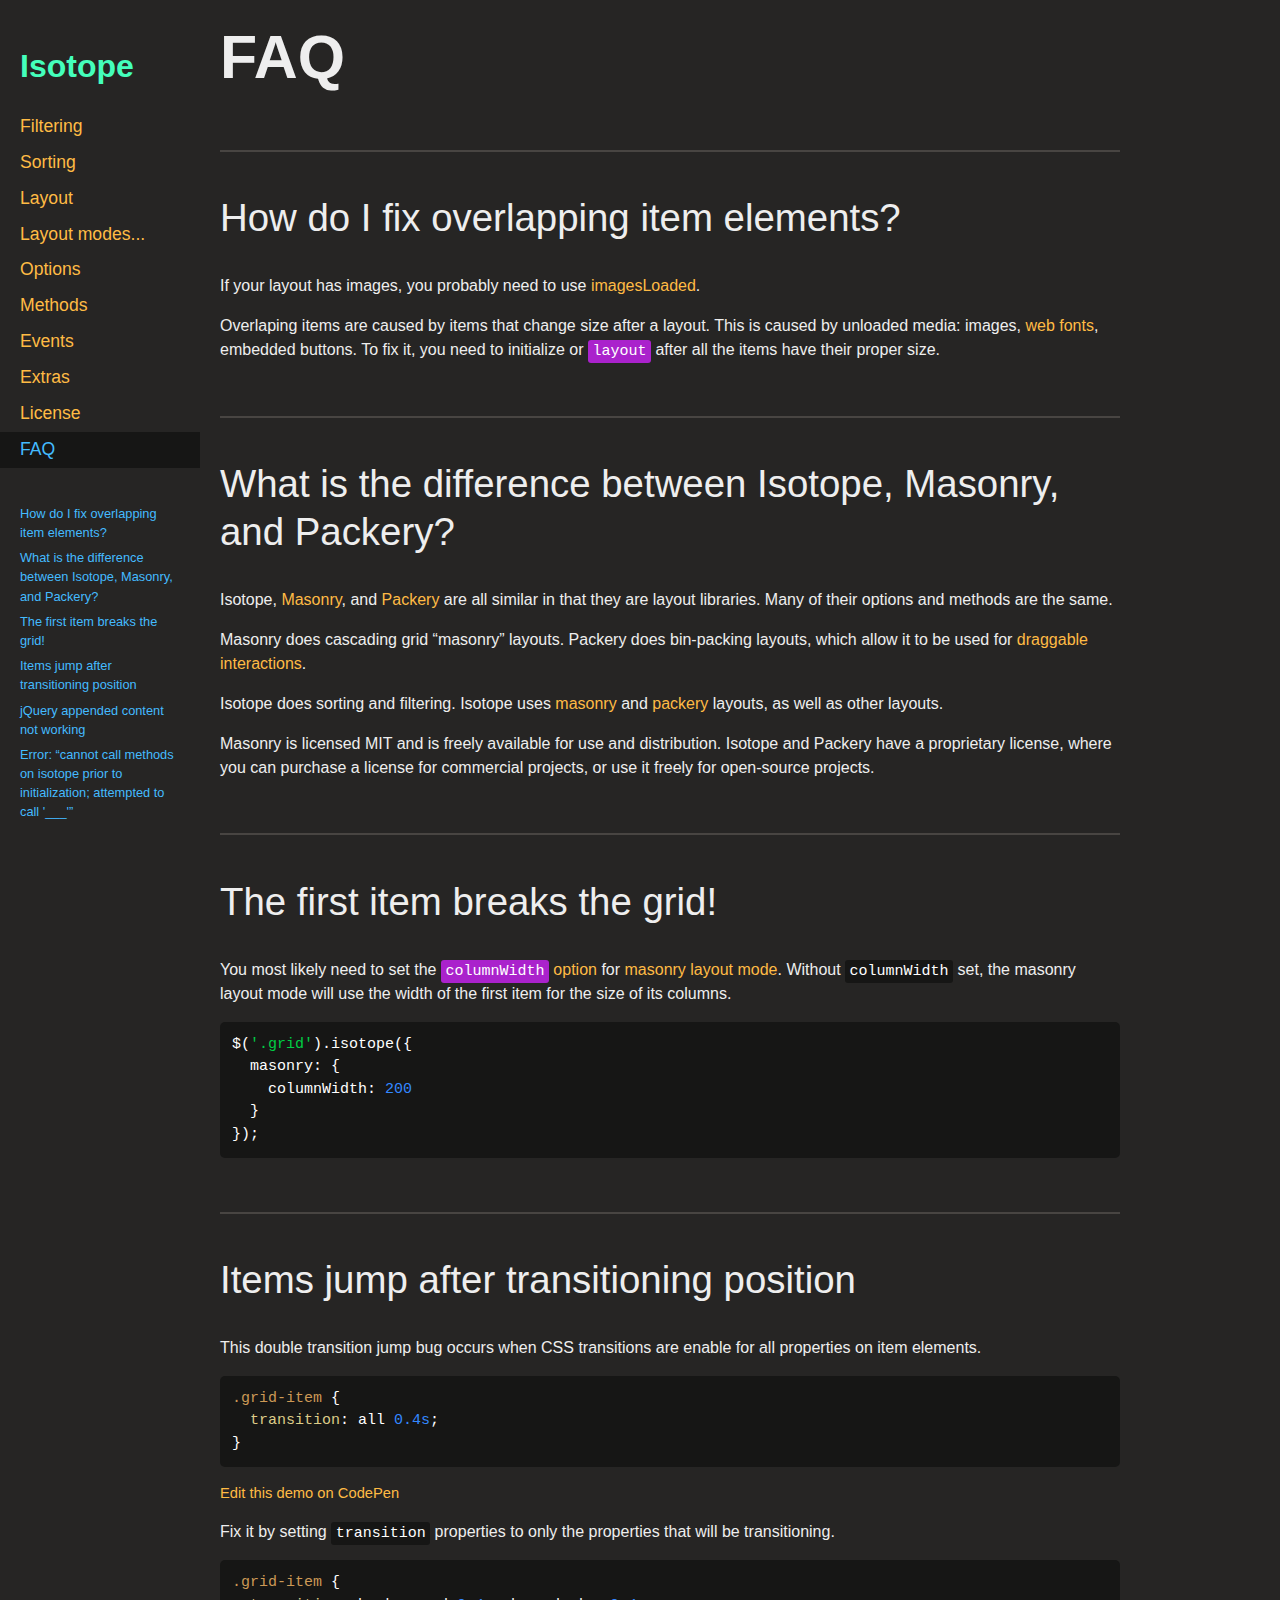
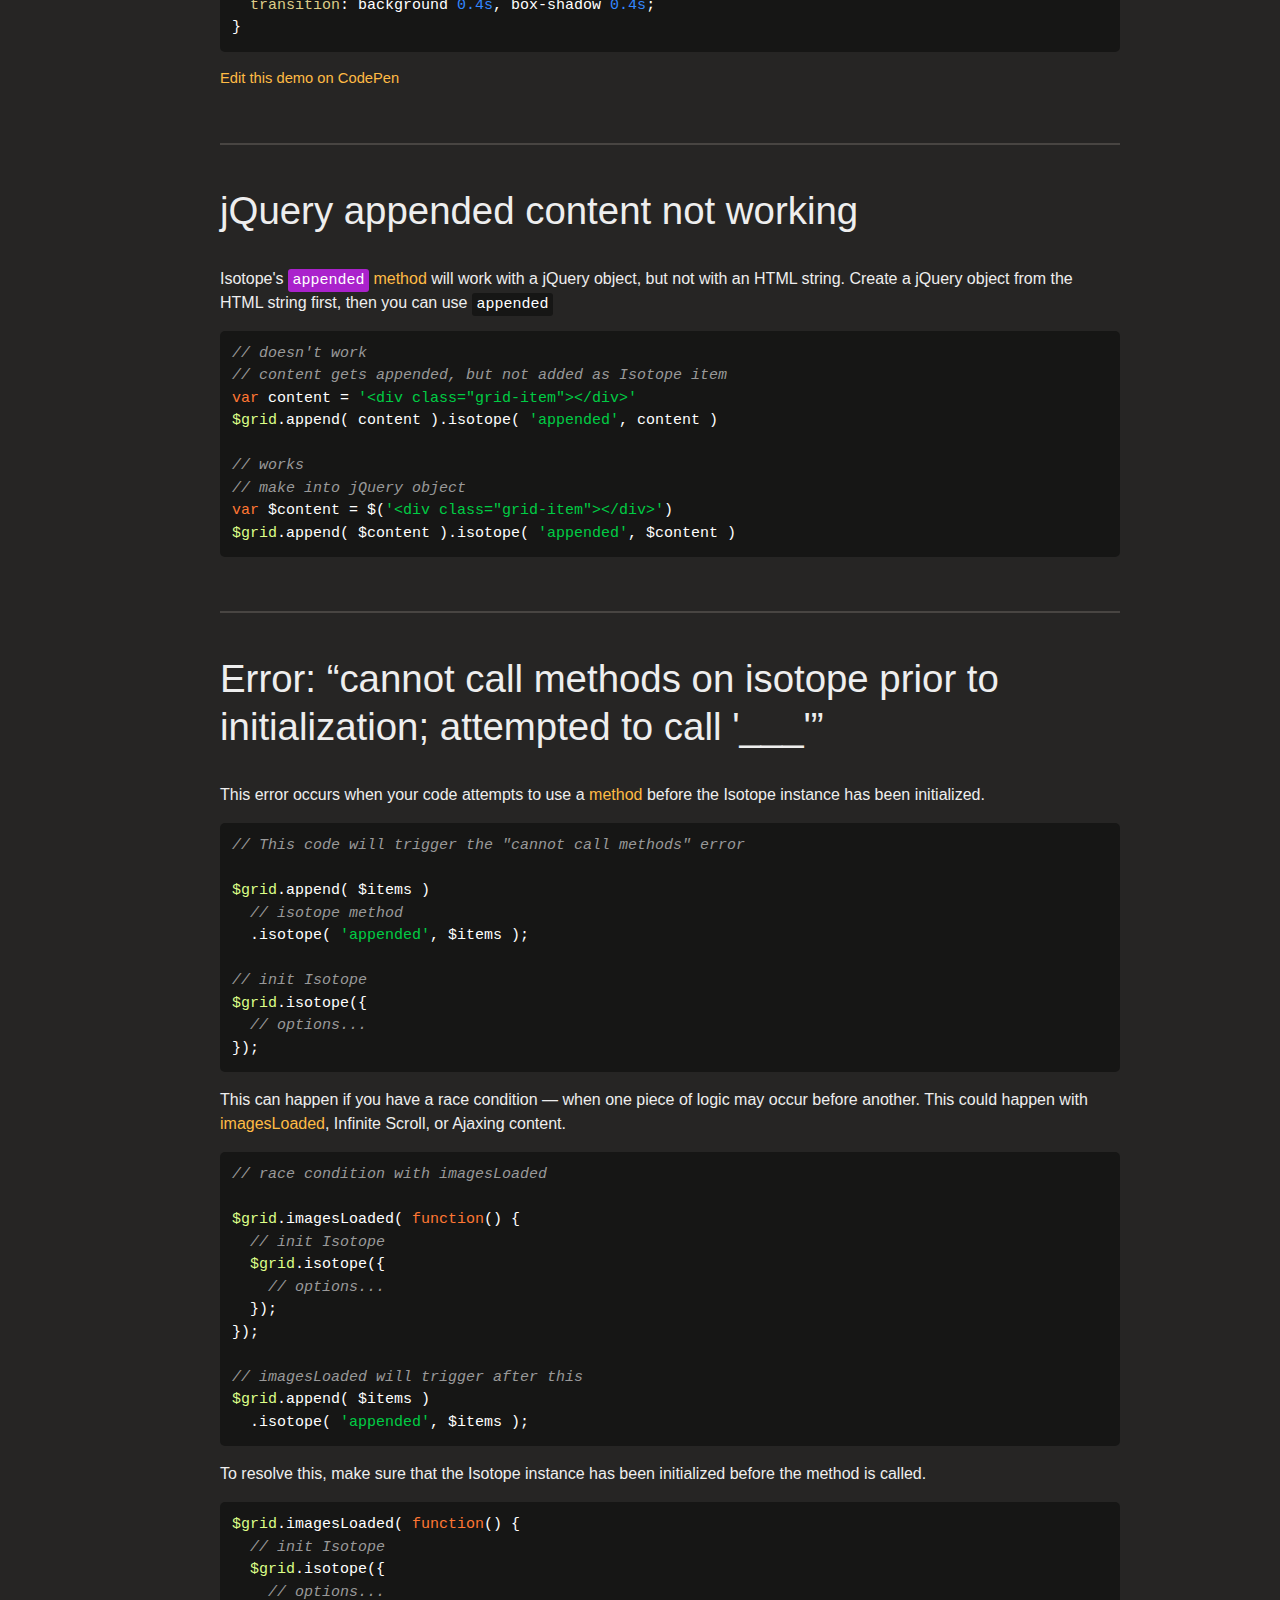
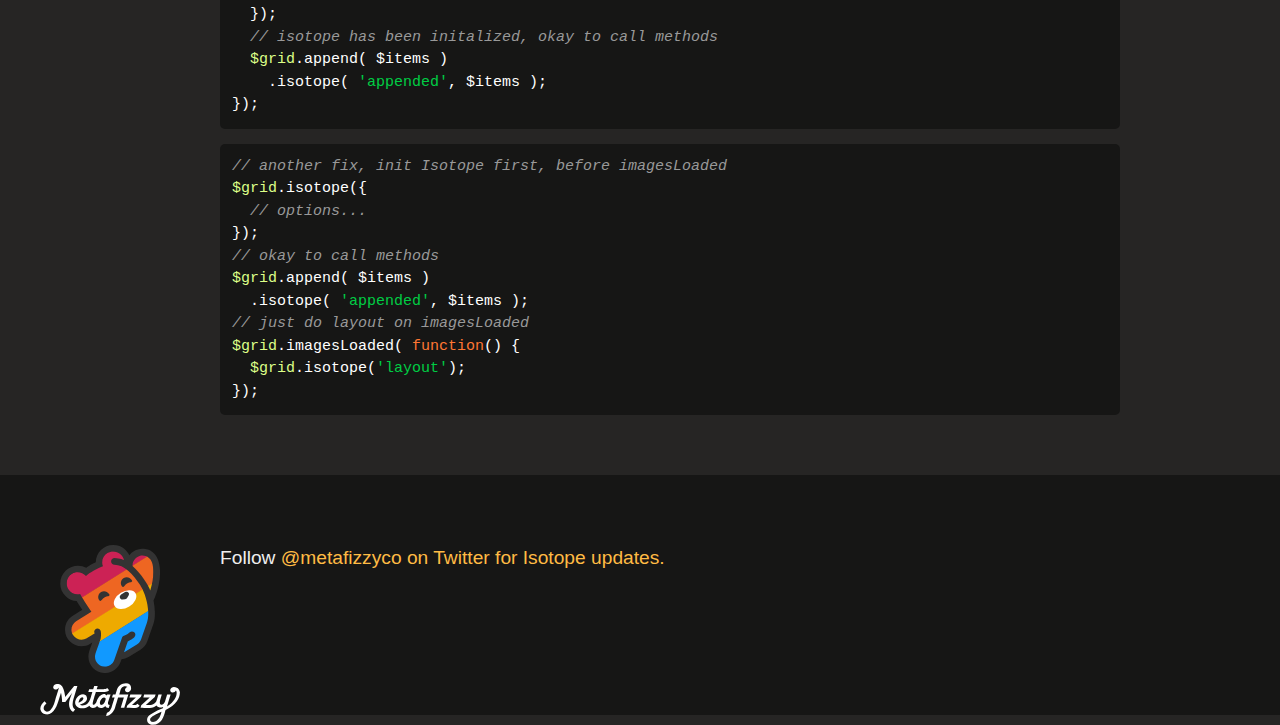
<file: assets/plugins/isotope/faq.html>
<!doctype html>
<html class="export" lang="en">
<head>
  <meta charset="utf-8">
  <meta http-equiv="x-ua-compatible" content="ie=edge">
  <meta name="viewport" content="width=device-width">
  <meta name="description" content="filter &amp; sort magical layouts">

  <title>Isotope &#xB7; FAQ</title>

    <!-- Isotope does not require any CSS files -->
    <link rel="stylesheet" href="css/isotope-docs.css" media="screen">

  <meta name="twitter:card" content="summary">
  <meta name="twitter:site" content="@metafizzyco">
  <meta name="twitter:url" content="http://isotope.metafizzy.co/faq.html">
  <meta name="twitter:title" content="Isotope FAQ">
  <meta name="twitter:description" content="filter &amp; sort magical layouts">

</head>
<body class="page--faq" data-page="faq">

  <div class="nav">
    <h1 class="nav__title"><a href=".">Isotope</a></h1>
  
    <ol class="site-nav">
      <li class="site-nav__item site-nav__item--filtering">
        <a class="site-nav__item__link" href="filtering.html">Filtering</a></li>
      <li class="site-nav__item site-nav__item--sorting">
        <a class="site-nav__item__link" href="sorting.html">Sorting</a></li>
      <li class="site-nav__item site-nav__item--layout ">
        <a class="site-nav__item__link" href="layout.html">Layout</a>
      </li>
      <li class="site-nav__item site-nav__item--layout-modes sub-nav-parent">
        <a class="site-nav__item__link" href="layout-modes.html">Layout modes</a>
        <ul class="sub-nav">
            <li class="sub-nav__item sub-nav__item--masonry">
              <a class="sub-nav__item__link" href="layout-modes/masonry.html">masonry</a></li>
            <li class="sub-nav__item sub-nav__item--fitrows">
              <a class="sub-nav__item__link" href="layout-modes/fitrows.html">fitRows</a></li>
            <li class="sub-nav__item sub-nav__item--vertical">
              <a class="sub-nav__item__link" href="layout-modes/vertical.html">vertical</a></li>
            <li class="sub-nav__item sub-nav__item--packery">
              <a class="sub-nav__item__link" href="layout-modes/packery.html">packery</a></li>
            <li class="sub-nav__item sub-nav__item--cellsbyrow">
              <a class="sub-nav__item__link" href="layout-modes/cellsbyrow.html">cellsByRow</a></li>
            <li class="sub-nav__item sub-nav__item--masonryhorizontal">
              <a class="sub-nav__item__link" href="layout-modes/masonryhorizontal.html">masonryHorizontal</a></li>
            <li class="sub-nav__item sub-nav__item--fitcolumns">
              <a class="sub-nav__item__link" href="layout-modes/fitcolumns.html">fitColumns</a></li>
            <li class="sub-nav__item sub-nav__item--cellsbycolumn">
              <a class="sub-nav__item__link" href="layout-modes/cellsbycolumn.html">cellsByColumn</a></li>
            <li class="sub-nav__item sub-nav__item--horiz">
              <a class="sub-nav__item__link" href="layout-modes/horiz.html">horiz</a></li>
        </ul>
      </li>
      <li class="site-nav__item site-nav__item--options">
        <a class="site-nav__item__link" href="options.html">Options</a></li>
      <li class="site-nav__item site-nav__item--methods">
        <a class="site-nav__item__link" href="methods.html">Methods</a></li>
      <li class="site-nav__item site-nav__item--events">
        <a class="site-nav__item__link" href="events.html">Events</a></li>
      <li class="site-nav__item site-nav__item--extras">
        <a class="site-nav__item__link" href="extras.html">Extras</a></li>
      <li class="site-nav__item site-nav__item--license">
        <a class="site-nav__item__link" href="license.html">License</a></li>
      <li class="site-nav__item site-nav__item--faq">
        <a class="site-nav__item__link" href="faq.html">FAQ</a></li>
    </ol>
  
    <ul class="page-nav" data-js-module="page-nav">
<li class="page-nav__item page-nav__item--h2"><a href="#how-do-i-fix-overlapping-item-elements">How do I fix overlapping item elements?</a></li>
<li class="page-nav__item page-nav__item--h2"><a href="#what-is-the-difference-between-isotope-masonry-and-packery">What is the difference between Isotope, Masonry, and Packery?</a></li>
<li class="page-nav__item page-nav__item--h2"><a href="#the-first-item-breaks-the-grid">The first item breaks the grid!</a></li>
<li class="page-nav__item page-nav__item--h2"><a href="#items-jump-after-transitioning-position">Items jump after transitioning position</a></li>
<li class="page-nav__item page-nav__item--h2"><a href="#jquery-appended-content-not-working">jQuery appended content not working</a></li>
<li class="page-nav__item page-nav__item--h2"><a href="#error-cannot-call-methods-on-isotope-prior-to-initialization-attempted-to-call-___">Error: &#x201C;cannot call methods on isotope prior to initialization; attempted to call &apos;___&apos;&#x201D;</a></li>
</ul>
  </div>


  <div id="content" class="main">
    <div class="primary-content">
        <h1>FAQ</h1>



  <h2 id="how-do-i-fix-overlapping-item-elements">How do I fix overlapping item elements?</h2>

  <p>If your layout has images, you probably need to use <a href="layout.html#imagesloaded">imagesLoaded</a>.</p>

  <p>Overlaping items are caused by items that change size after a layout. This is caused by unloaded media: images, <a href="extras.html#web-fonts">web fonts</a>, embedded buttons. To fix it, you need to initialize or <a href="methods.html#layout"><code>layout</code></a> after all the items have their proper size.</p>


  <h2 id="what-is-the-difference-between-isotope-masonry-and-packery">What is the difference between Isotope, Masonry, and Packery?</h2>

  <p>Isotope, <a href="http://masonry.desandro.com">Masonry</a>, and <a href="http://packery.metafizzy.co">Packery</a> are all similar in that they are layout libraries. Many of their options and methods are the same.</p>

  <p>Masonry does cascading grid &#x201C;masonry&#x201D; layouts. Packery does bin-packing layouts, which allow it to be used for <a href="http://packery.metafizzy.co/draggable.html">draggable interactions</a>.</p>

  <p>Isotope does sorting and filtering. Isotope uses <a href="layout-modes/masonry.html">masonry</a> and <a href="layout-modes/packery.html">packery</a> layouts, as well as other layouts. </p>

  <p>Masonry is licensed MIT and is freely available for use and distribution. Isotope and Packery have a proprietary license, where you can purchase a license for commercial projects, or use it freely for open-source projects.</p>


<h2 id="the-first-item-breaks-the-grid">The first item breaks the grid!</h2>

<p>You most likely need to set the <a href="layout-modes/masonry.html#columnwidth"><code>columnWidth</code> option</a> for <a href="layout-modes/masonry.html">masonry layout mode</a>. Without <code>columnWidth</code> set, the masonry layout mode will use the width of the first item for the size of its columns.</p>

<pre><code class="js">$(<span class="string">&apos;.grid&apos;</span>).isotope({
  masonry: {
    columnWidth: <span class="number">200</span>
  }
});
</code></pre>


<h2 id="items-jump-after-transitioning-position">Items jump after transitioning position</h2>

<p>This double transition jump bug occurs when CSS transitions are enable for all properties on item elements.</p>

<pre><code class="css"><span class="selector-class">.grid-item</span> {
  <span class="attribute">transition</span>: all <span class="number">0.4s</span>;
}
</code></pre>

<p class="edit-demo">
    <a href="http://codepen.io/desandro/pen/NxoRxp">Edit this demo on CodePen</a>
</p>

<p>Fix it by setting <code>transition</code> properties to only the properties that will be transitioning.</p>

<pre><code class="css"><span class="selector-class">.grid-item</span> {
  <span class="attribute">transition</span>: background <span class="number">0.4s</span>, box-shadow <span class="number">0.4s</span>;
}
</code></pre>

<p class="edit-demo">
    <a href="http://codepen.io/desandro/pen/qbgaRG">Edit this demo on CodePen</a>
</p>


<h2 id="jquery-appended-content-not-working">jQuery appended content not working</h2>

<p>Isotope&apos;s <a href="methods.html#appended"><code>appended</code> method</a> will work with a jQuery object, but not with an HTML string. Create a jQuery object from the HTML string first, then you can use <code>appended</code></p>

<pre><code class="js"><span class="comment">// doesn&apos;t work</span>
<span class="comment">// content gets appended, but not added as Isotope item</span>
<span class="keyword">var</span> content = <span class="string">&apos;&lt;div class=&quot;grid-item&quot;&gt;&lt;/div&gt;&apos;</span>
<span class="jquery_var">$grid</span>.append( content ).isotope( <span class="string">&apos;appended&apos;</span>, content )

<span class="comment">// works</span>
<span class="comment">// make into jQuery object</span>
<span class="keyword">var</span> $content = $(<span class="string">&apos;&lt;div class=&quot;grid-item&quot;&gt;&lt;/div&gt;&apos;</span>)
<span class="jquery_var">$grid</span>.append( $content ).isotope( <span class="string">&apos;appended&apos;</span>, $content )
</code></pre>


<h2 id="error-cannot-call-methods-on-isotope-prior-to-initialization-attempted-to-call-___">Error: &#x201C;cannot call methods on isotope prior to initialization; attempted to call &apos;___&apos;&#x201D;</h2>

<p>This error occurs when your code attempts to use a <a href="methods.html">method</a> before the Isotope instance has been initialized.</p>

<pre><code class="js"><span class="comment">// This code will trigger the &quot;cannot call methods&quot; error</span>

<span class="jquery_var">$grid</span>.append( $items )
  <span class="comment">// isotope method</span>
  .isotope( <span class="string">&apos;appended&apos;</span>, $items );

<span class="comment">// init Isotope</span>
<span class="jquery_var">$grid</span>.isotope({
  <span class="comment">// options...</span>
});
</code></pre>

<p>This can happen if you have a race condition &#x2014; when one piece of logic may occur before another. This could happen with <a href="layout.html#imagesloaded">imagesLoaded</a>, Infinite Scroll, or Ajaxing content.</p>

<pre><code class="js"><span class="comment">// race condition with imagesLoaded</span>

<span class="jquery_var">$grid</span>.imagesLoaded( <span class="function"><span class="keyword">function</span>(<span class="params"></span>) </span>{
  <span class="comment">// init Isotope</span>
  <span class="jquery_var">$grid</span>.isotope({
    <span class="comment">// options...</span>
  });
});

<span class="comment">// imagesLoaded will trigger after this</span>
<span class="jquery_var">$grid</span>.append( $items )
  .isotope( <span class="string">&apos;appended&apos;</span>, $items );
</code></pre>

<p>To resolve this, make sure that the Isotope instance has been initialized before the method is called.</p>

<pre><code class="js"><span class="jquery_var">$grid</span>.imagesLoaded( <span class="function"><span class="keyword">function</span>(<span class="params"></span>) </span>{
  <span class="comment">// init Isotope</span>
  <span class="jquery_var">$grid</span>.isotope({
    <span class="comment">// options...</span>
  });
  <span class="comment">// isotope has been initalized, okay to call methods</span>
  <span class="jquery_var">$grid</span>.append( $items )
    .isotope( <span class="string">&apos;appended&apos;</span>, $items );
});
</code></pre>

<pre><code class="js"><span class="comment">// another fix, init Isotope first, before imagesLoaded</span>
<span class="jquery_var">$grid</span>.isotope({
  <span class="comment">// options...</span>
});
<span class="comment">// okay to call methods</span>
<span class="jquery_var">$grid</span>.append( $items )
  .isotope( <span class="string">&apos;appended&apos;</span>, $items );
<span class="comment">// just do layout on imagesLoaded</span>
<span class="jquery_var">$grid</span>.imagesLoaded( <span class="function"><span class="keyword">function</span>(<span class="params"></span>) </span>{
  <span class="jquery_var">$grid</span>.isotope(<span class="string">&apos;layout&apos;</span>);
});
</code></pre>
    </div>
  </div>

  <div class="site-footer">
  
    <div class="primary-content">
  
      <p class="footer-copy">Follow <a href="https://twitter.com/metafizzyco">@metafizzyco on Twitter for Isotope updates.</a></p>
  
    </div>
  
    <div class="site-footer__brand">
      <a class="site-footer__brand__link" href="http://metafizzy.co">
        <svg class="metafizzy-logo" viewbox="0 0 400 512">
          <path fill="#333" d="M329.4 15c-25 0-44 15-52 26.4C271 27 251 0 213 0c-39 0-69 30.4-70 69-9 3.6-32 17-38 22-10-5-21-8-33-8-35 0-71 27.4-71 71.6 0 40 34.4 68.4 65.6 69.5 6 10 13 21 22.5 35 0.6 0-38 23.5-38 23.5-15 9.5-31 27-31 56.5 0 38.4 32 66 66 66 12.4 0 24.5-3 35-10l8-5-12 34c-15 46 20 88 62.5 88 28 0 53.4-18 63-45l3.6-10c9.6 -1 19-4 28-9l47.5-29c13-8 23-20 28-35l23.5-67c9.6-27 7-64 1-95 4-8 26-57 26-113 0-79-43-94-70-94z"/>
          <clippath id="metafizzy-logo__body">
            <path d="M290.4 84c-1-18 10-34 27.6-40 21-7 43 5 50 26 11 34 4 75-7 112-8-23-37-68-71-98zm31 77.4c-30-45-65-82-104-82-7 0-13-6-13-14 0-7 6.4-13 14-13 22 0.6 36.6 8 37.5 8-5-26-38-45-66-28-18 11-26 33.6-18 53-19 5.4-55 27-68 38.5-14-16-38-20-56-9-21 13-27 40-15 61 10 17 29.6 24 47.6 20 8 15 23 38 45 71l-61 38C46 317 40 342 52 360c13 20 38 23.4 55 13 11.6-7 31-19 31-19 0-2 0-4 -1-5-1-7 4-14 11-15 7-1 14 4 15 11 2.5 15 0 27-1 32 0 0-11 31-20 57-9 28 12.5 53 37 53 15 0 32-9 38-27l31-89c1-4 4-7 8-8 12.6-4 23-14 23-14 5.4-5 14-4 19 1 5 5.4 4.5 14 -1 19 0 0.5-11 10-26 17l-15 43c1 -1 2.6-1 4-2l47.5-29c8-5 14-12 17-21l23.5-67c14-41-3-112-26-147z"/>
          </clippath>
          <g clip-path="url(#metafizzy-logo__body)">
            <path fill="#C25" d="M-65 186l379-238 55 87L-11 273z"/>
            <path fill="#E62" d="M-11 272l379-238 55 87-379 239z"/>
            <path fill="#EA0" d="M43 358l379-238 46 73-379 238z"/>
            <path fill="#19F" d="M89 430l379-238 55 87-379 239z"/>
          </g>
          <ellipse transform="rotate(-121.393 260.234 218.053)" fill="#FFF" cx="260" cy="218" rx="32" ry="49"/>
          <path fill="#333" d="M196.4 196c6.6 11-8 7-19 14-11 6.6-14 21-21 10-7-11-3-25 8-32 11-7 25-3 32 8zM287 140c6.6 11-8 7-19 14s-14 21-21 10-3-25 8-32c11-7 25-3 32 8z"/>
          <path fill="#333" d="M243 199l17.4-11c5-3 11-1 14 3 2 3 2 7 0 10.5l-6 10c-2 3-4 4.4-8 5l-11 1c-4 0-7-1-9-5-3-5-1-11 3.5-14z"/>
        </svg>
        <svg class="metafizzy-wordmark" xmlns="http://www.w3.org/2000/svg" width="1000" height="300" viewbox="0 0 1000 300">
          <path d="M491 121l13-39H480l-3 8c-23-31-63 7-72 41-4 10-12 25-23 25-13 0 0-35 6-56v 0c4-12 11-36 11-36H423c25 0 51 5 71-13l-14-15c-9 8-17 8-27 8h-48l7-23h-25L380 44h-29l-6 21H374l-6 19c-7 22-11 49-30 64-14 10-38 17-53 7 19-8 51-21 51-45 0-13-8-29-28-29-39 0-57 40-57 60 0 25 24 40 49 40 21 0 39-7 54-19 3 9 11 16 24 16 13 0 23-5 30-14 7 10 19 16 33 14 11-1 19-7 25-14 4 8 11 14 25 15L498 157c-21-1-10-26-7-36zM277 132c3-10 13-33 28-29 5 1 6 7 4 12-4 12-20 20-33 26 0-3 0-6 1-8zm166 24c-9 3-14-2-15-11-3-19 25-60 42-33l-4 14c-3 12-12 26-23 30zm-192 33L236 207c-31-18-33-59-24-87 10-31 19-50 19-50l-50 65h-23c 0-18-4-50-8-65L136 115c-13 44-37 119-97 109-18-3-32-16-36-34-4-23 12-45 30-60l13 17c-14 11-29 33-13 50 13 14 31 6 42-5 23-22 30-56 38-86C121 82 135 35 135 35c 0 0 -1-1-1-1-5 9-15 14-25 13-11-1-17-11-14-21 3-10 14-18 25-18 15 0 23 1 34 12 14 13 23 50 26 80L244 21h23l-28 94c-7 23-13 59 12 74zM649 48c-2 6-11 18-24 18-14 0-20-11-17-21 3-8 9-14 17-16-8-9-28-7-38 2-9 8-12 20-15 31l-6 21h65l-29 94h-25l22-73H558s-14 48-22 72c-8 27-34 57-64 59L478 212c16-1 29-25 34-41 4-13 18-58 21-68h-19l7-21H539c4-12 7-24 11-36C559 21 583 1 614 1c28 0 42 21 35 47zm78 35h-82l-6 21H685l-62 56-5 17c39 0 75 9 94-15l-16-14c-11 13-27 9-39 10L721 99l6-17zM999 70c0 38-27 89-102 123-2 6-4 12-5 18-7 24-23 88-86 88-22 0-41-12-41-36 0-26 23-38 36-46 24-14 50-25 76-36l3-9c-4 2-8 3-13 3-13 1-28-4-35-15-10 8-23 14-35 17-22 5-57 0-79 0l5-18 61-55h-46l6-21h82l-6 17-64 58c11 0 22 0 33 0 14-1 31-10 41-26 3-4 16-50 16-50h24l-11 38c-4 13-7 35 8 35 12 0 23-13 26-23l15-50h25l-26 85c72-42 76-101 64-114-5 9-15 16-26 14-11-1-17-11-14-21 3-10 14-18 25-18 34 0 44 27 44 44zM867 206l-15 7c-14 7-30 13-48 25-10 7-23 19-15 32 6 11 24 9 34 5 13-6 26-19 32-32 6-11 9-24 13-37z"/>
        </svg>
      </a>
    </div>
  
  </div>

<!-- Looking for isotope.js? Use isotope.pkgd.min.js -->
<!-- Isotope does NOT require jQuery. But it does make things easier -->
<script src="https://code.jquery.com/jquery-2.2.3.min.js"></script>
<script>window.jQuery || document.write('<script src="js/jquery.min.js"><\/script>')</script>

  <script src="js/isotope-docs.min.js"></script>


</body>
</html>
</file>
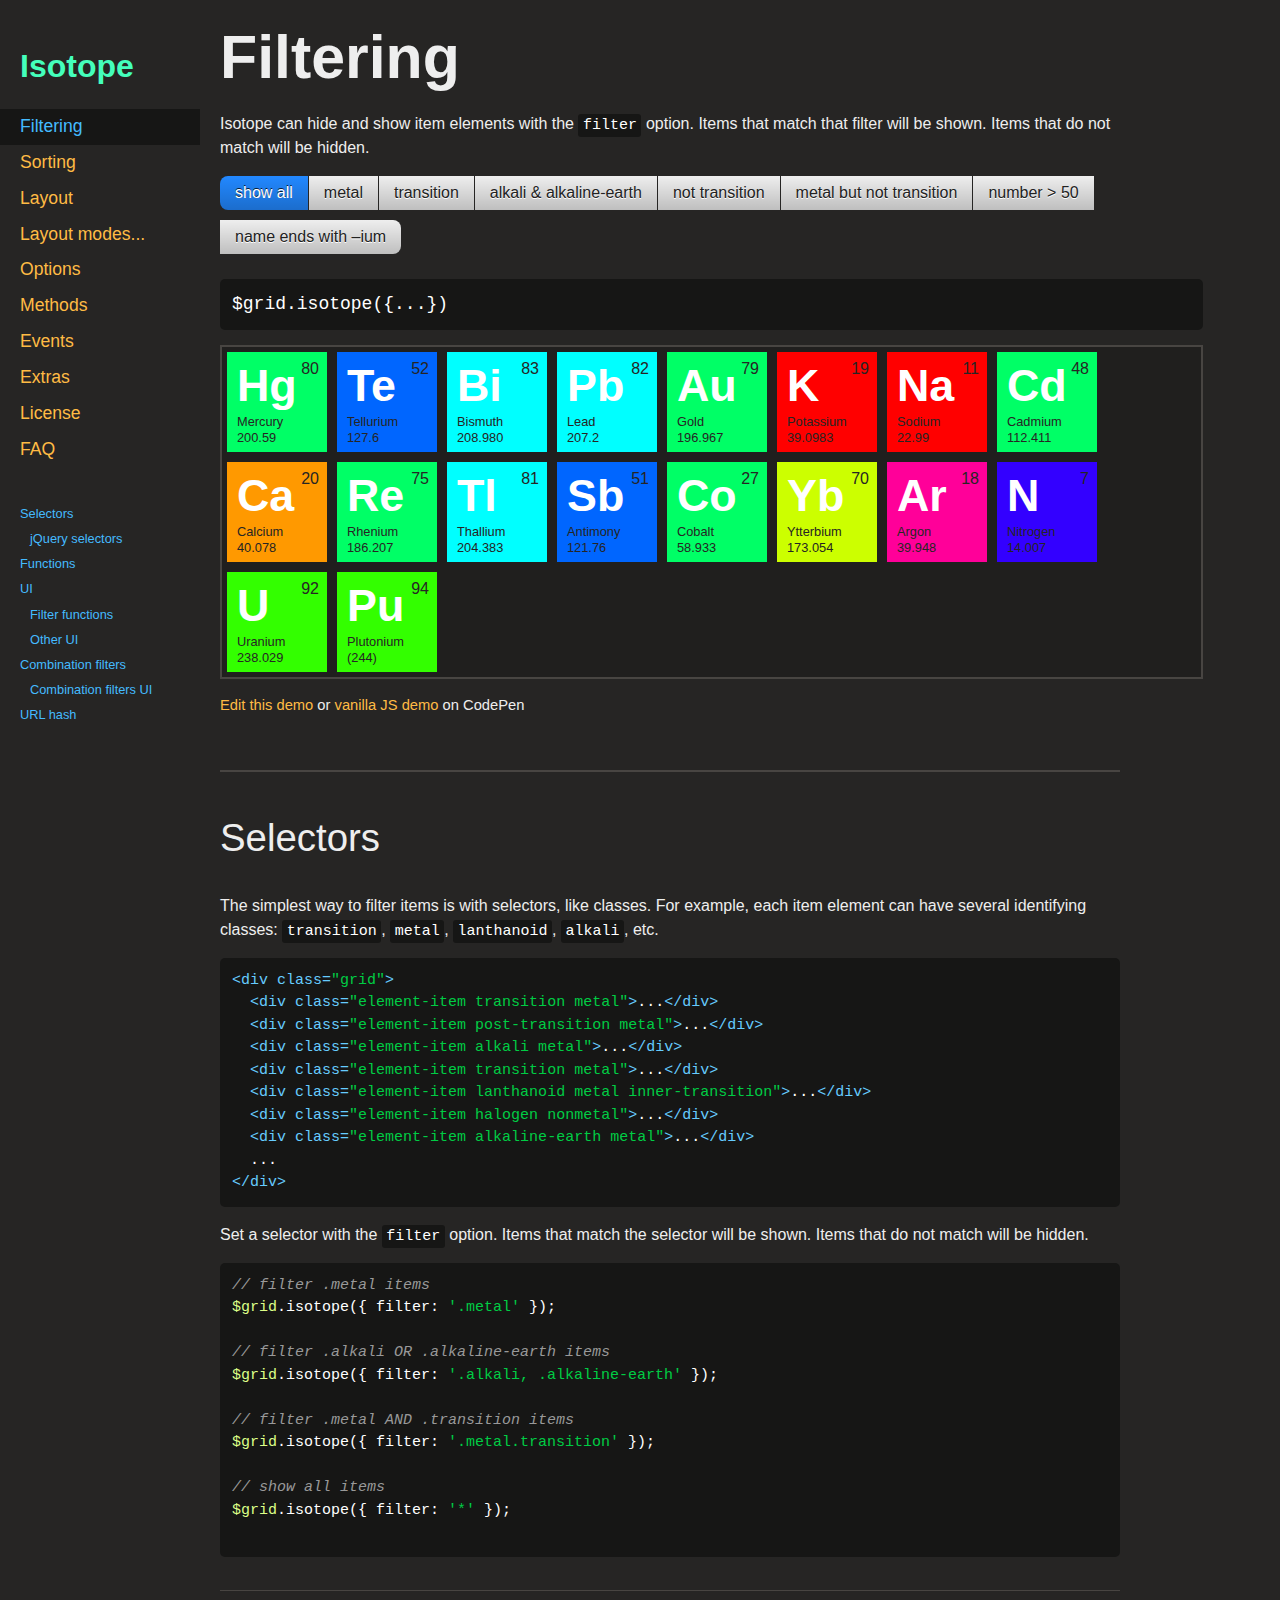
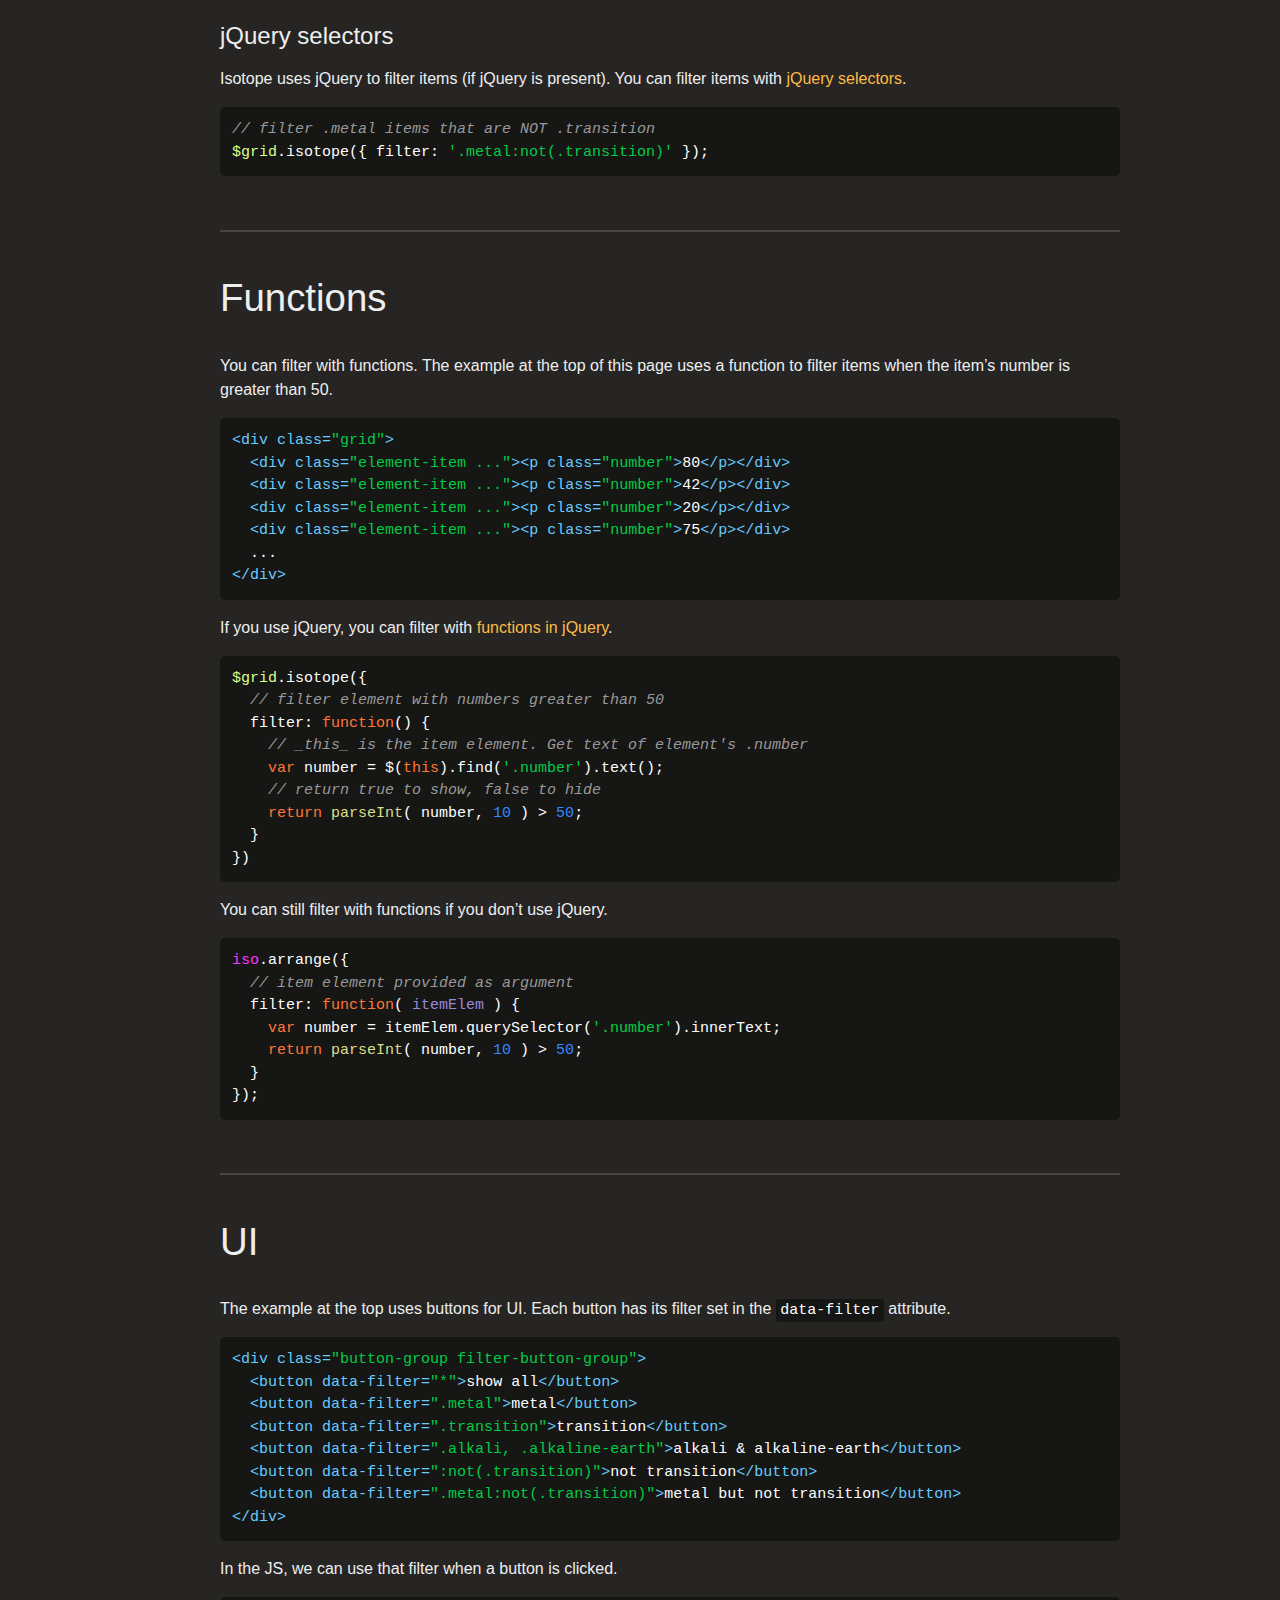
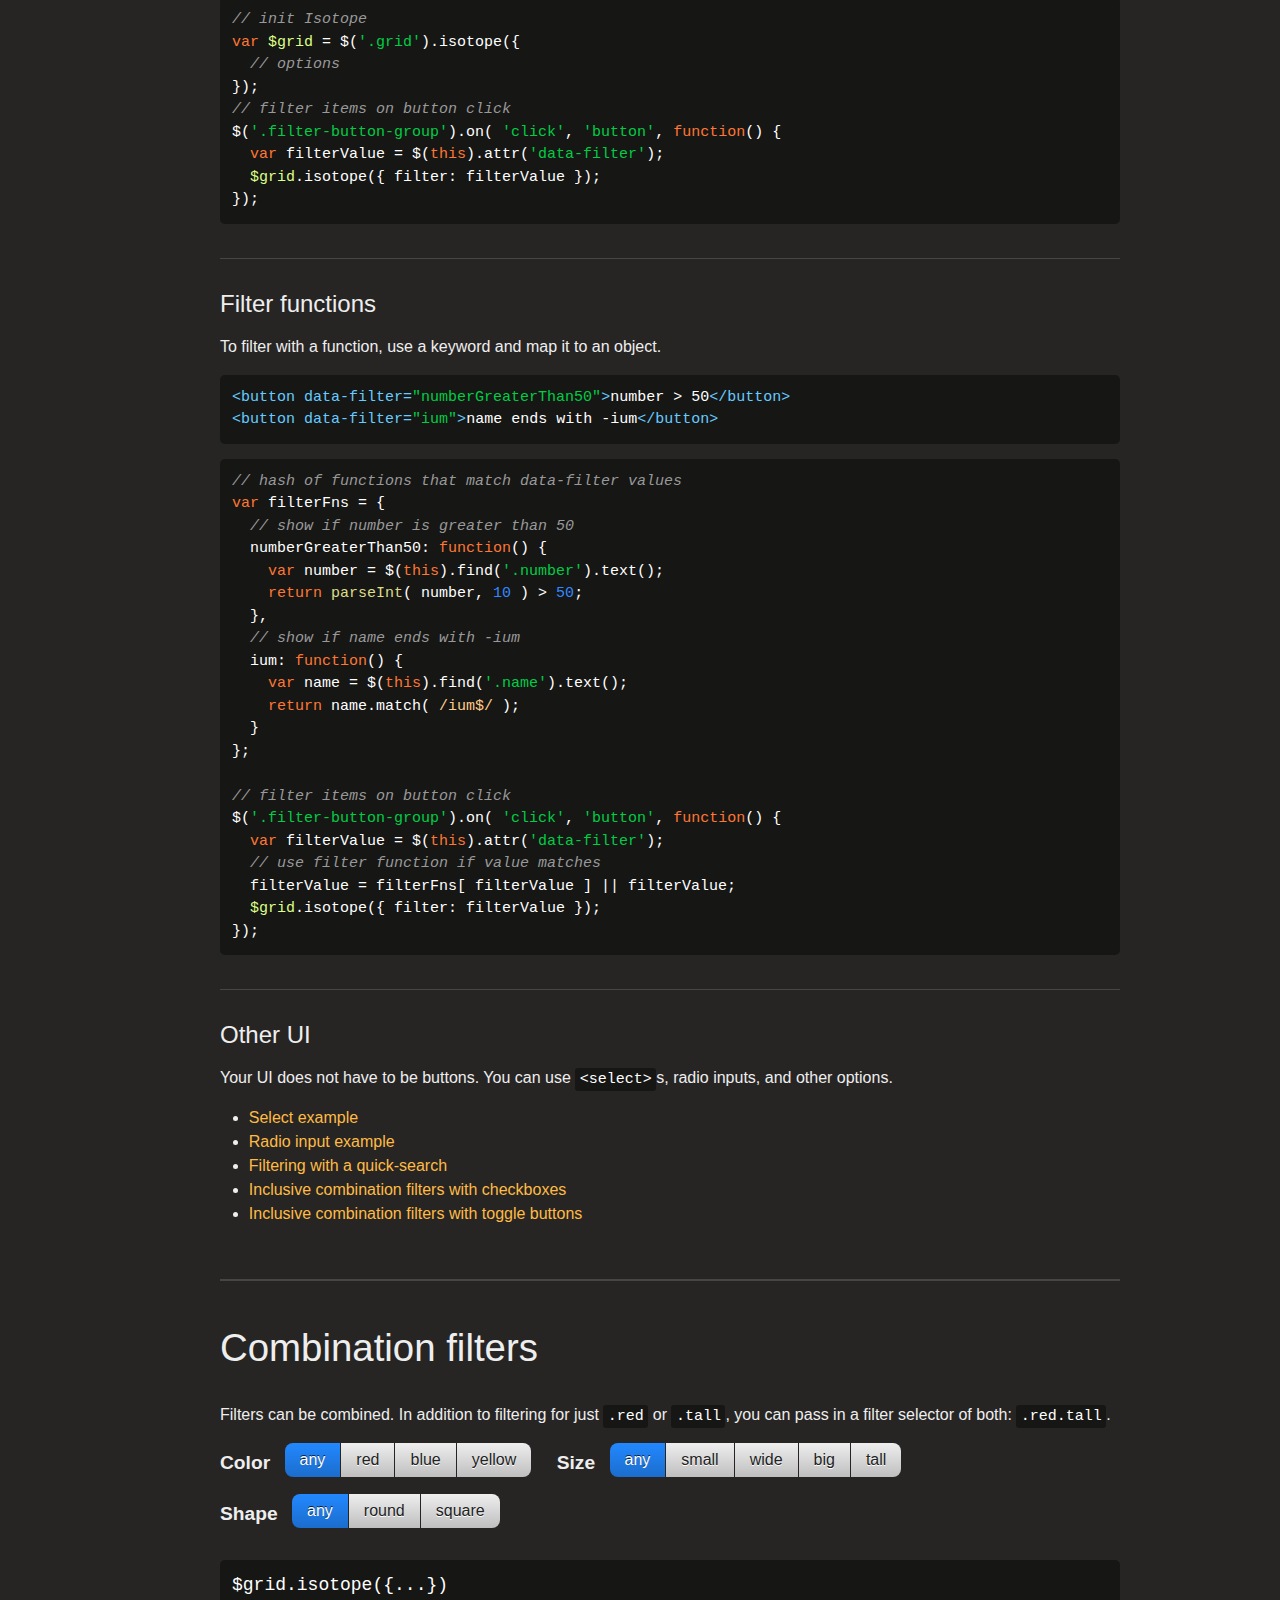
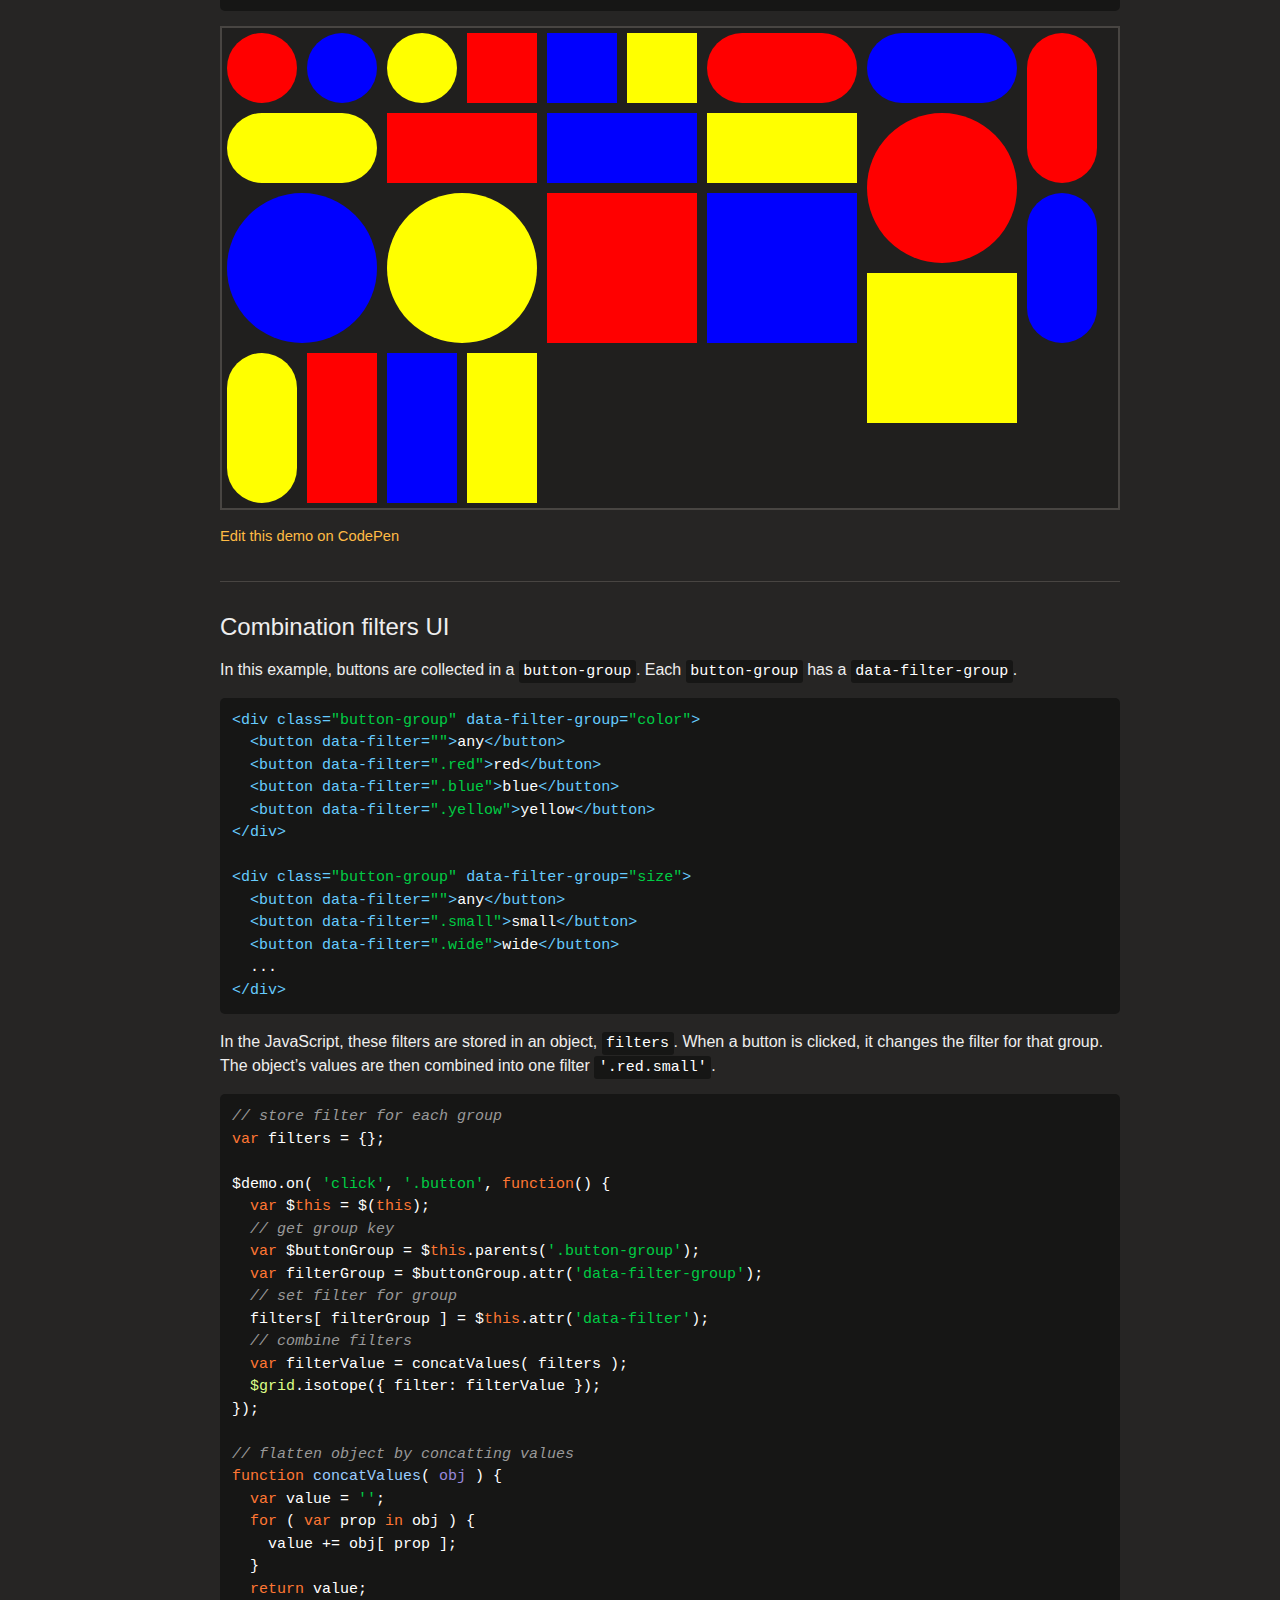
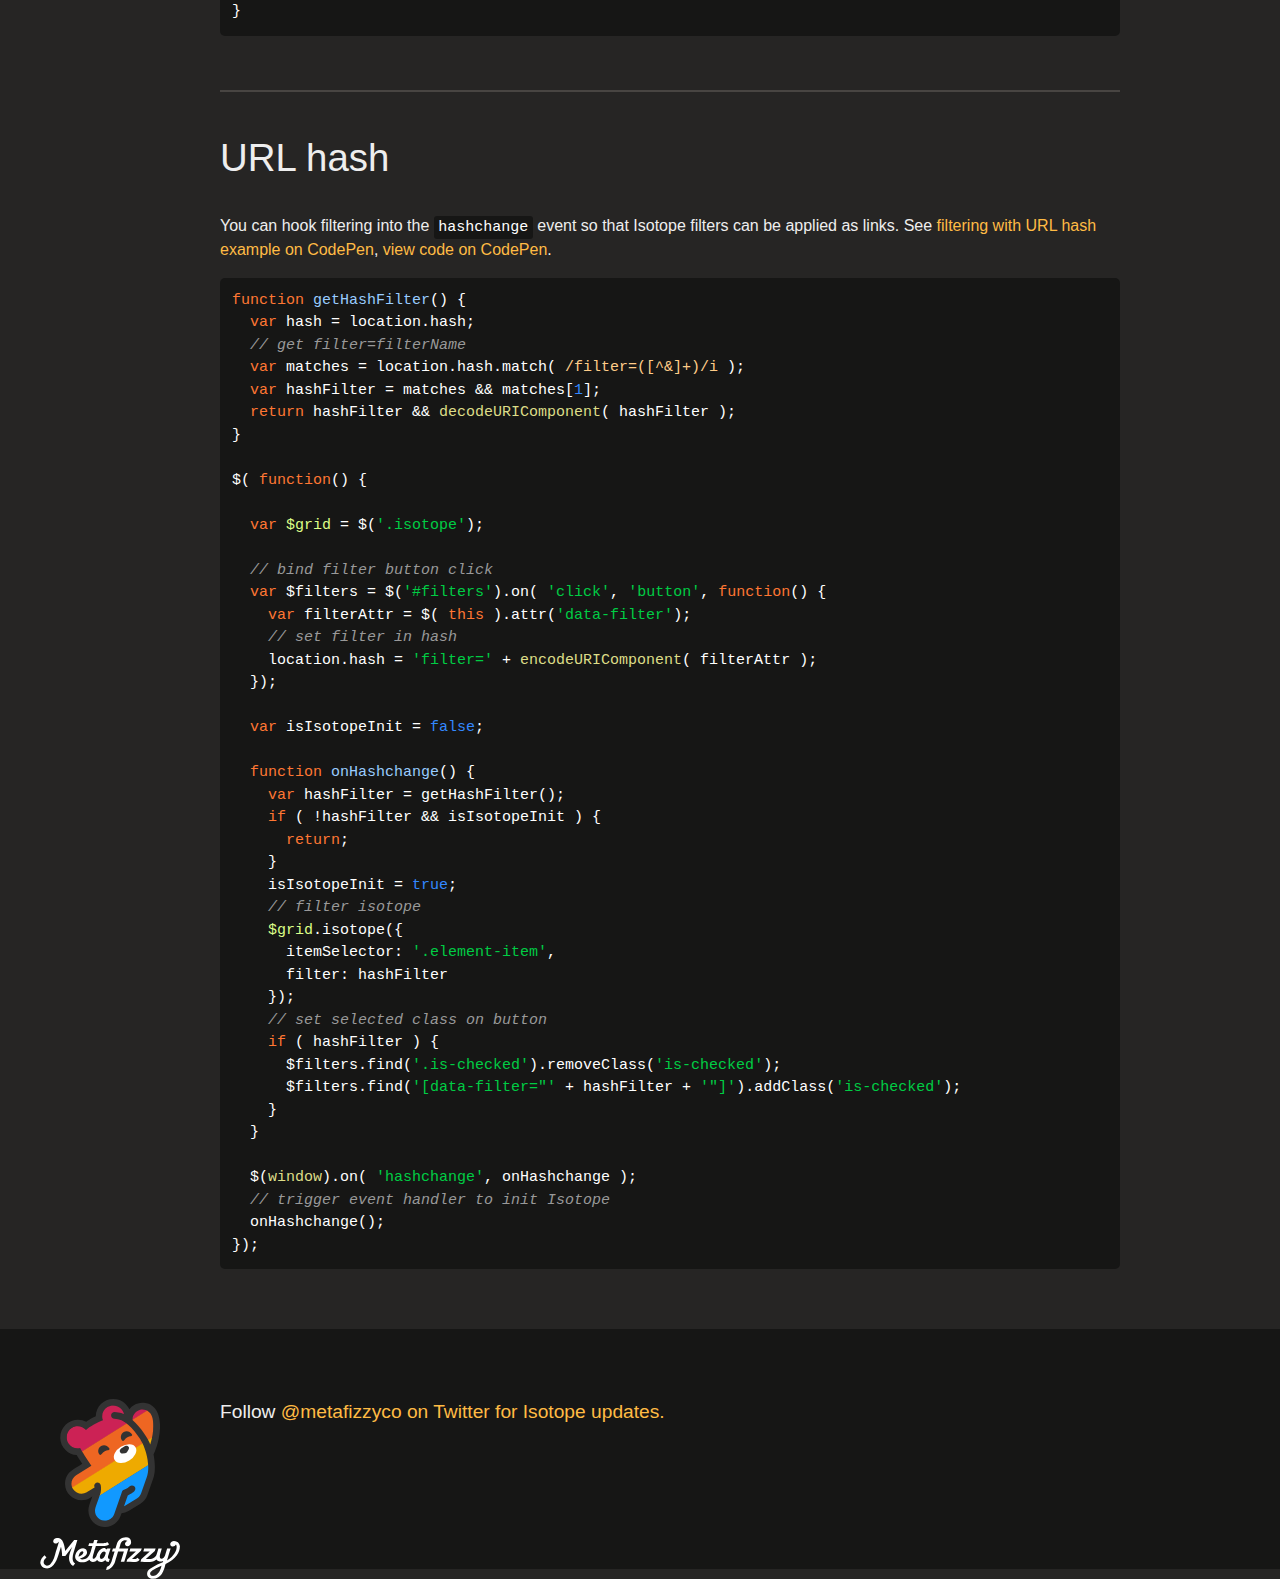
<file: assets/plugins/isotope/filtering.html>
<!doctype html>
<html class="export" lang="en">
<head>
  <meta charset="utf-8">
  <meta http-equiv="x-ua-compatible" content="ie=edge">
  <meta name="viewport" content="width=device-width">
  <meta name="description" content="filter &amp; sort magical layouts">

  <title>Isotope &#xB7; Filtering</title>

    <!-- Isotope does not require any CSS files -->
    <link rel="stylesheet" href="css/isotope-docs.css" media="screen">

  <meta name="twitter:card" content="summary">
  <meta name="twitter:site" content="@metafizzyco">
  <meta name="twitter:url" content="http://isotope.metafizzy.co/filtering.html">
  <meta name="twitter:title" content="Isotope Filtering">
  <meta name="twitter:description" content="filter &amp; sort magical layouts">

</head>
<body class="page--filtering" data-page="filtering">

  <div class="nav">
    <h1 class="nav__title"><a href=".">Isotope</a></h1>
  
    <ol class="site-nav">
      <li class="site-nav__item site-nav__item--filtering">
        <a class="site-nav__item__link" href="filtering.html">Filtering</a></li>
      <li class="site-nav__item site-nav__item--sorting">
        <a class="site-nav__item__link" href="sorting.html">Sorting</a></li>
      <li class="site-nav__item site-nav__item--layout ">
        <a class="site-nav__item__link" href="layout.html">Layout</a>
      </li>
      <li class="site-nav__item site-nav__item--layout-modes sub-nav-parent">
        <a class="site-nav__item__link" href="layout-modes.html">Layout modes</a>
        <ul class="sub-nav">
            <li class="sub-nav__item sub-nav__item--masonry">
              <a class="sub-nav__item__link" href="layout-modes/masonry.html">masonry</a></li>
            <li class="sub-nav__item sub-nav__item--fitrows">
              <a class="sub-nav__item__link" href="layout-modes/fitrows.html">fitRows</a></li>
            <li class="sub-nav__item sub-nav__item--vertical">
              <a class="sub-nav__item__link" href="layout-modes/vertical.html">vertical</a></li>
            <li class="sub-nav__item sub-nav__item--packery">
              <a class="sub-nav__item__link" href="layout-modes/packery.html">packery</a></li>
            <li class="sub-nav__item sub-nav__item--cellsbyrow">
              <a class="sub-nav__item__link" href="layout-modes/cellsbyrow.html">cellsByRow</a></li>
            <li class="sub-nav__item sub-nav__item--masonryhorizontal">
              <a class="sub-nav__item__link" href="layout-modes/masonryhorizontal.html">masonryHorizontal</a></li>
            <li class="sub-nav__item sub-nav__item--fitcolumns">
              <a class="sub-nav__item__link" href="layout-modes/fitcolumns.html">fitColumns</a></li>
            <li class="sub-nav__item sub-nav__item--cellsbycolumn">
              <a class="sub-nav__item__link" href="layout-modes/cellsbycolumn.html">cellsByColumn</a></li>
            <li class="sub-nav__item sub-nav__item--horiz">
              <a class="sub-nav__item__link" href="layout-modes/horiz.html">horiz</a></li>
        </ul>
      </li>
      <li class="site-nav__item site-nav__item--options">
        <a class="site-nav__item__link" href="options.html">Options</a></li>
      <li class="site-nav__item site-nav__item--methods">
        <a class="site-nav__item__link" href="methods.html">Methods</a></li>
      <li class="site-nav__item site-nav__item--events">
        <a class="site-nav__item__link" href="events.html">Events</a></li>
      <li class="site-nav__item site-nav__item--extras">
        <a class="site-nav__item__link" href="extras.html">Extras</a></li>
      <li class="site-nav__item site-nav__item--license">
        <a class="site-nav__item__link" href="license.html">License</a></li>
      <li class="site-nav__item site-nav__item--faq">
        <a class="site-nav__item__link" href="faq.html">FAQ</a></li>
    </ol>
  
    <ul class="page-nav" data-js-module="page-nav">
<li class="page-nav__item page-nav__item--h2"><a href="#selectors">Selectors</a></li>
<li class="page-nav__item page-nav__item--h3"><a href="#jquery-selectors">jQuery selectors</a></li>
<li class="page-nav__item page-nav__item--h2"><a href="#functions">Functions</a></li>
<li class="page-nav__item page-nav__item--h2"><a href="#ui">UI</a></li>
<li class="page-nav__item page-nav__item--h3"><a href="#filter-functions">Filter functions</a></li>
<li class="page-nav__item page-nav__item--h3"><a href="#other-ui">Other UI</a></li>
<li class="page-nav__item page-nav__item--h2"><a href="#combination-filters">Combination filters</a></li>
<li class="page-nav__item page-nav__item--h3"><a href="#combination-filters-ui">Combination filters UI</a></li>
<li class="page-nav__item page-nav__item--h2"><a href="#url-hash">URL hash</a></li>
</ul>
  </div>


  <div id="content" class="main">
    <div class="primary-content">
        <h1>Filtering</h1>


<p>Isotope can hide and show item elements with the <code>filter</code> option. Items that match that filter will be shown. Items that do not match will be hidden.</p>

<div class="big-demo go-wide" data-js-module="filtering-demo">
  <div class="filter-button-group button-group js-radio-button-group">
    <button class="button is-checked" data-filter="*">show all</button>
    <button class="button" data-filter=".metal">metal</button>
    <button class="button" data-filter=".transition">transition</button>
    <button class="button" data-filter=".alkali, .alkaline-earth">alkali &amp; alkaline-earth</button>
    <button class="button" data-filter=":not(.transition)">not transition</button>
    <button class="button" data-filter=".metal:not(.transition)">metal but not transition</button>
    <button class="button" data-filter="numberGreaterThan50">number &gt; 50</button>
    <button class="button" data-filter="ium">name ends with &#x2013;ium</button>
  </div>

  <pre class="code-display"><code>$grid.isotope({...})</code></pre>

  <div class="grid">
      <div class="element-item transition metal " data-category="transition">
        <h5 class="name">Mercury</h5>
        <p class="symbol">Hg</p>
        <p class="number">80</p>
        <p class="weight">200.59</p>
      </div>
      <div class="element-item metalloid " data-category="metalloid">
        <h5 class="name">Tellurium</h5>
        <p class="symbol">Te</p>
        <p class="number">52</p>
        <p class="weight">127.6</p>
      </div>
      <div class="element-item post-transition metal " data-category="post-transition">
        <h5 class="name">Bismuth</h5>
        <p class="symbol">Bi</p>
        <p class="number">83</p>
        <p class="weight">208.980</p>
      </div>
      <div class="element-item post-transition metal " data-category="post-transition">
        <h5 class="name">Lead</h5>
        <p class="symbol">Pb</p>
        <p class="number">82</p>
        <p class="weight">207.2</p>
      </div>
      <div class="element-item transition metal " data-category="transition">
        <h5 class="name">Gold</h5>
        <p class="symbol">Au</p>
        <p class="number">79</p>
        <p class="weight">196.967</p>
      </div>
      <div class="element-item alkali metal " data-category="alkali">
        <h5 class="name">Potassium</h5>
        <p class="symbol">K</p>
        <p class="number">19</p>
        <p class="weight">39.0983</p>
      </div>
      <div class="element-item alkali metal " data-category="alkali">
        <h5 class="name">Sodium</h5>
        <p class="symbol">Na</p>
        <p class="number">11</p>
        <p class="weight">22.99</p>
      </div>
      <div class="element-item transition metal " data-category="transition">
        <h5 class="name">Cadmium</h5>
        <p class="symbol">Cd</p>
        <p class="number">48</p>
        <p class="weight">112.411</p>
      </div>
      <div class="element-item alkaline-earth metal " data-category="alkaline-earth">
        <h5 class="name">Calcium</h5>
        <p class="symbol">Ca</p>
        <p class="number">20</p>
        <p class="weight">40.078</p>
      </div>
      <div class="element-item transition metal " data-category="transition">
        <h5 class="name">Rhenium</h5>
        <p class="symbol">Re</p>
        <p class="number">75</p>
        <p class="weight">186.207</p>
      </div>
      <div class="element-item post-transition metal " data-category="post-transition">
        <h5 class="name">Thallium</h5>
        <p class="symbol">Tl</p>
        <p class="number">81</p>
        <p class="weight">204.383</p>
      </div>
      <div class="element-item metalloid " data-category="metalloid">
        <h5 class="name">Antimony</h5>
        <p class="symbol">Sb</p>
        <p class="number">51</p>
        <p class="weight">121.76</p>
      </div>
      <div class="element-item transition metal " data-category="transition">
        <h5 class="name">Cobalt</h5>
        <p class="symbol">Co</p>
        <p class="number">27</p>
        <p class="weight">58.933</p>
      </div>
      <div class="element-item lanthanoid metal inner-transition " data-category="lanthanoid">
        <h5 class="name">Ytterbium</h5>
        <p class="symbol">Yb</p>
        <p class="number">70</p>
        <p class="weight">173.054</p>
      </div>
      <div class="element-item noble-gas nonmetal " data-category="noble-gas">
        <h5 class="name">Argon</h5>
        <p class="symbol">Ar</p>
        <p class="number">18</p>
        <p class="weight">39.948</p>
      </div>
      <div class="element-item diatomic nonmetal " data-category="diatomic">
        <h5 class="name">Nitrogen</h5>
        <p class="symbol">N</p>
        <p class="number">7</p>
        <p class="weight">14.007</p>
      </div>
      <div class="element-item actinoid metal inner-transition " data-category="actinoid">
        <h5 class="name">Uranium</h5>
        <p class="symbol">U</p>
        <p class="number">92</p>
        <p class="weight">238.029</p>
      </div>
      <div class="element-item actinoid metal inner-transition " data-category="actinoid">
        <h5 class="name">Plutonium</h5>
        <p class="symbol">Pu</p>
        <p class="number">94</p>
        <p class="weight">(244)</p>
      </div>
  </div>

  <p class="edit-demo">
      <a href="http://codepen.io/desandro/pen/Ehgij">Edit this demo</a>
      or <a href="http://codepen.io/desandro/pen/BgcCD">vanilla JS demo</a> on CodePen
  </p>
</div>


<h2 id="selectors">Selectors</h2>

<p>The simplest way to filter items is with selectors, like classes. For example, each item element can have several identifying classes: <code>transition</code>, <code>metal</code>, <code>lanthanoid</code>, <code>alkali</code>, etc.</p>

<pre><code class="html"><span class="tag">&lt;<span class="name">div</span> <span class="attr">class</span>=<span class="string">&quot;grid&quot;</span>&gt;</span>
  <span class="tag">&lt;<span class="name">div</span> <span class="attr">class</span>=<span class="string">&quot;element-item transition metal&quot;</span>&gt;</span>...<span class="tag">&lt;/<span class="name">div</span>&gt;</span>
  <span class="tag">&lt;<span class="name">div</span> <span class="attr">class</span>=<span class="string">&quot;element-item post-transition metal&quot;</span>&gt;</span>...<span class="tag">&lt;/<span class="name">div</span>&gt;</span>
  <span class="tag">&lt;<span class="name">div</span> <span class="attr">class</span>=<span class="string">&quot;element-item alkali metal&quot;</span>&gt;</span>...<span class="tag">&lt;/<span class="name">div</span>&gt;</span>
  <span class="tag">&lt;<span class="name">div</span> <span class="attr">class</span>=<span class="string">&quot;element-item transition metal&quot;</span>&gt;</span>...<span class="tag">&lt;/<span class="name">div</span>&gt;</span>
  <span class="tag">&lt;<span class="name">div</span> <span class="attr">class</span>=<span class="string">&quot;element-item lanthanoid metal inner-transition&quot;</span>&gt;</span>...<span class="tag">&lt;/<span class="name">div</span>&gt;</span>
  <span class="tag">&lt;<span class="name">div</span> <span class="attr">class</span>=<span class="string">&quot;element-item halogen nonmetal&quot;</span>&gt;</span>...<span class="tag">&lt;/<span class="name">div</span>&gt;</span>
  <span class="tag">&lt;<span class="name">div</span> <span class="attr">class</span>=<span class="string">&quot;element-item alkaline-earth metal&quot;</span>&gt;</span>...<span class="tag">&lt;/<span class="name">div</span>&gt;</span>
  ...
<span class="tag">&lt;/<span class="name">div</span>&gt;</span>
</code></pre>

<p>Set a selector with the <code>filter</code> option. Items that match the selector will be shown. Items that do not match will be hidden. </p>

<pre><code class="js"><span class="comment">// filter .metal items</span>
<span class="jquery_var">$grid</span>.isotope({ filter: <span class="string">&apos;.metal&apos;</span> });

<span class="comment">// filter .alkali OR .alkaline-earth items</span>
<span class="jquery_var">$grid</span>.isotope({ filter: <span class="string">&apos;.alkali, .alkaline-earth&apos;</span> });

<span class="comment">// filter .metal AND .transition items</span>
<span class="jquery_var">$grid</span>.isotope({ filter: <span class="string">&apos;.metal.transition&apos;</span> });

<span class="comment">// show all items</span>
<span class="jquery_var">$grid</span>.isotope({ filter: <span class="string">&apos;*&apos;</span> });

</code></pre>


<h3 id="jquery-selectors">jQuery selectors</h3>

<p>Isotope uses jQuery to filter items (if jQuery is present). You can filter items with <a href="http://api.jquery.com/category/selectors/">jQuery selectors</a>.</p>

<pre><code class="js"><span class="comment">// filter .metal items that are NOT .transition</span>
<span class="jquery_var">$grid</span>.isotope({ filter: <span class="string">&apos;.metal:not(.transition)&apos;</span> });
</code></pre>


<h2 id="functions">Functions</h2>

<p>You can filter with functions. The example at the top of this page uses a function to filter items when the item&#x2019;s number is greater than 50.</p>

<pre><code class="html"><span class="tag">&lt;<span class="name">div</span> <span class="attr">class</span>=<span class="string">&quot;grid&quot;</span>&gt;</span>
  <span class="tag">&lt;<span class="name">div</span> <span class="attr">class</span>=<span class="string">&quot;element-item ...&quot;</span>&gt;</span><span class="tag">&lt;<span class="name">p</span> <span class="attr">class</span>=<span class="string">&quot;number&quot;</span>&gt;</span>80<span class="tag">&lt;/<span class="name">p</span>&gt;</span><span class="tag">&lt;/<span class="name">div</span>&gt;</span>
  <span class="tag">&lt;<span class="name">div</span> <span class="attr">class</span>=<span class="string">&quot;element-item ...&quot;</span>&gt;</span><span class="tag">&lt;<span class="name">p</span> <span class="attr">class</span>=<span class="string">&quot;number&quot;</span>&gt;</span>42<span class="tag">&lt;/<span class="name">p</span>&gt;</span><span class="tag">&lt;/<span class="name">div</span>&gt;</span>
  <span class="tag">&lt;<span class="name">div</span> <span class="attr">class</span>=<span class="string">&quot;element-item ...&quot;</span>&gt;</span><span class="tag">&lt;<span class="name">p</span> <span class="attr">class</span>=<span class="string">&quot;number&quot;</span>&gt;</span>20<span class="tag">&lt;/<span class="name">p</span>&gt;</span><span class="tag">&lt;/<span class="name">div</span>&gt;</span>
  <span class="tag">&lt;<span class="name">div</span> <span class="attr">class</span>=<span class="string">&quot;element-item ...&quot;</span>&gt;</span><span class="tag">&lt;<span class="name">p</span> <span class="attr">class</span>=<span class="string">&quot;number&quot;</span>&gt;</span>75<span class="tag">&lt;/<span class="name">p</span>&gt;</span><span class="tag">&lt;/<span class="name">div</span>&gt;</span>
  ...
<span class="tag">&lt;/<span class="name">div</span>&gt;</span>
</code></pre>

<p>If you use jQuery, you can filter with <a href="http://api.jquery.com/is/#is-functionindex">functions in jQuery</a>.</p>

<pre><code class="js"><span class="jquery_var">$grid</span>.isotope({
  <span class="comment">// filter element with numbers greater than 50</span>
  filter: <span class="function"><span class="keyword">function</span>(<span class="params"></span>) </span>{
    <span class="comment">// _this_ is the item element. Get text of element&apos;s .number</span>
    <span class="keyword">var</span> number = $(<span class="keyword">this</span>).find(<span class="string">&apos;.number&apos;</span>).text();
    <span class="comment">// return true to show, false to hide</span>
    <span class="keyword">return</span> <span class="built_in">parseInt</span>( number, <span class="number">10</span> ) &gt; <span class="number">50</span>;
  }
})
</code></pre>

<p>You can still filter with functions if you don&#x2019;t use jQuery.</p>

<pre><code class="js"><span class="isotope_var">iso</span>.arrange({
  <span class="comment">// item element provided as argument</span>
  filter: <span class="function"><span class="keyword">function</span>(<span class="params"> itemElem </span>) </span>{
    <span class="keyword">var</span> number = itemElem.querySelector(<span class="string">&apos;.number&apos;</span>).innerText;
    <span class="keyword">return</span> <span class="built_in">parseInt</span>( number, <span class="number">10</span> ) &gt; <span class="number">50</span>;
  }
});
</code></pre>


<h2 id="ui">UI</h2>

<p>The example at the top uses buttons for UI. Each button has its filter set in the <code>data-filter</code> attribute.</p>

<pre><code class="html"><span class="tag">&lt;<span class="name">div</span> <span class="attr">class</span>=<span class="string">&quot;button-group filter-button-group&quot;</span>&gt;</span>
  <span class="tag">&lt;<span class="name">button</span> <span class="attr">data-filter</span>=<span class="string">&quot;*&quot;</span>&gt;</span>show all<span class="tag">&lt;/<span class="name">button</span>&gt;</span>
  <span class="tag">&lt;<span class="name">button</span> <span class="attr">data-filter</span>=<span class="string">&quot;.metal&quot;</span>&gt;</span>metal<span class="tag">&lt;/<span class="name">button</span>&gt;</span>
  <span class="tag">&lt;<span class="name">button</span> <span class="attr">data-filter</span>=<span class="string">&quot;.transition&quot;</span>&gt;</span>transition<span class="tag">&lt;/<span class="name">button</span>&gt;</span>
  <span class="tag">&lt;<span class="name">button</span> <span class="attr">data-filter</span>=<span class="string">&quot;.alkali, .alkaline-earth&quot;</span>&gt;</span>alkali &amp; alkaline-earth<span class="tag">&lt;/<span class="name">button</span>&gt;</span>
  <span class="tag">&lt;<span class="name">button</span> <span class="attr">data-filter</span>=<span class="string">&quot;:not(.transition)&quot;</span>&gt;</span>not transition<span class="tag">&lt;/<span class="name">button</span>&gt;</span>
  <span class="tag">&lt;<span class="name">button</span> <span class="attr">data-filter</span>=<span class="string">&quot;.metal:not(.transition)&quot;</span>&gt;</span>metal but not transition<span class="tag">&lt;/<span class="name">button</span>&gt;</span>
<span class="tag">&lt;/<span class="name">div</span>&gt;</span>
</code></pre>

<p>In the JS, we can use that filter when a button is clicked.</p>

<pre><code class="js"><span class="comment">// init Isotope</span>
<span class="keyword">var</span> <span class="jquery_var">$grid</span> = $(<span class="string">&apos;.grid&apos;</span>).isotope({
  <span class="comment">// options</span>
});
<span class="comment">// filter items on button click</span>
$(<span class="string">&apos;.filter-button-group&apos;</span>).on( <span class="string">&apos;click&apos;</span>, <span class="string">&apos;button&apos;</span>, <span class="function"><span class="keyword">function</span>(<span class="params"></span>) </span>{
  <span class="keyword">var</span> filterValue = $(<span class="keyword">this</span>).attr(<span class="string">&apos;data-filter&apos;</span>);
  <span class="jquery_var">$grid</span>.isotope({ filter: filterValue });
});
</code></pre>

<h3 id="filter-functions">Filter functions</h3>

<p>To filter with a function, use a keyword and map it to an object.</p>

<pre><code class="html"><span class="tag">&lt;<span class="name">button</span> <span class="attr">data-filter</span>=<span class="string">&quot;numberGreaterThan50&quot;</span>&gt;</span>number &gt; 50<span class="tag">&lt;/<span class="name">button</span>&gt;</span>
<span class="tag">&lt;<span class="name">button</span> <span class="attr">data-filter</span>=<span class="string">&quot;ium&quot;</span>&gt;</span>name ends with -ium<span class="tag">&lt;/<span class="name">button</span>&gt;</span>
</code></pre>

<pre><code class="js"><span class="comment">// hash of functions that match data-filter values</span>
<span class="keyword">var</span> filterFns = {
  <span class="comment">// show if number is greater than 50</span>
  numberGreaterThan50: <span class="function"><span class="keyword">function</span>(<span class="params"></span>) </span>{
    <span class="keyword">var</span> number = $(<span class="keyword">this</span>).find(<span class="string">&apos;.number&apos;</span>).text();
    <span class="keyword">return</span> <span class="built_in">parseInt</span>( number, <span class="number">10</span> ) &gt; <span class="number">50</span>;
  },
  <span class="comment">// show if name ends with -ium</span>
  ium: <span class="function"><span class="keyword">function</span>(<span class="params"></span>) </span>{
    <span class="keyword">var</span> name = $(<span class="keyword">this</span>).find(<span class="string">&apos;.name&apos;</span>).text();
    <span class="keyword">return</span> name.match( <span class="regexp">/ium$/</span> );
  }
};

<span class="comment">// filter items on button click</span>
$(<span class="string">&apos;.filter-button-group&apos;</span>).on( <span class="string">&apos;click&apos;</span>, <span class="string">&apos;button&apos;</span>, <span class="function"><span class="keyword">function</span>(<span class="params"></span>) </span>{
  <span class="keyword">var</span> filterValue = $(<span class="keyword">this</span>).attr(<span class="string">&apos;data-filter&apos;</span>);
  <span class="comment">// use filter function if value matches</span>
  filterValue = filterFns[ filterValue ] || filterValue;
  <span class="jquery_var">$grid</span>.isotope({ filter: filterValue });
});
</code></pre>

<h3 id="other-ui">Other UI</h3>

<p>Your UI does not have to be buttons. You can use <code>&lt;select&gt;</code>s, radio inputs,  and other options.</p>

<ul>
  <li><a href="http://codepen.io/desandro/pen/jubmr">Select example</a></li>
  <li><a href="http://codepen.io/desandro/pen/qlwyL">Radio input example</a></li>
  <li><a href="http://codepen.io/desandro/pen/wfaGu">Filtering with a quick-search</a></li>
  <li><a href="http://codepen.io/desandro/pen/JGKyrY">Inclusive combination filters with checkboxes</a></li>
  <li><a href="http://codepen.io/desandro/pen/zrMXQv">Inclusive combination filters with toggle buttons</a></li>
</ul>


<h2 id="combination-filters">Combination filters</h2>

<p>Filters can be combined. In addition to filtering for just <code>.red</code> or <code>.tall</code>, you can pass in a filter selector of both: <code>.red.tall</code>.</p>

<div class="big-demo" data-js-module="combination-filters">

  <div class="ui-group">
    <p class="ui-group__title">Color</p>
    <div class="button-group js-radio-button-group" data-filter-group="color">
      <button class="button is-checked" data-filter="">any</button>
        <button class="button" data-filter=".red">red</button>
        <button class="button" data-filter=".blue">blue</button>
        <button class="button" data-filter=".yellow">yellow</button>
    </div>
  </div>

  <div class="ui-group">
    <p class="ui-group__title">Size</p>
    <div class="button-group js-radio-button-group" data-filter-group="size">
      <button class="button is-checked" data-filter="">any</button>
        <button class="button" data-filter=".small">small</button>
        <button class="button" data-filter=".wide">wide</button>
        <button class="button" data-filter=".big">big</button>
        <button class="button" data-filter=".tall">tall</button>
    </div>
  </div>

  <div class="ui-group">
    <p class="ui-group__title">Shape</p>
    <div class="button-group js-radio-button-group" data-filter-group="shape">
      <button class="button is-checked" data-filter="">any</button>
        <button class="button" data-filter=".round">round</button>
        <button class="button" data-filter=".square">square</button>
    </div>
  </div>

  <pre class="code-display"><code>$grid.isotope({...})</code></pre>

  <div class="grid">
            <div class="color-shape small round red"></div>
            <div class="color-shape small round blue"></div>
            <div class="color-shape small round yellow"></div>
            <div class="color-shape small square red"></div>
            <div class="color-shape small square blue"></div>
            <div class="color-shape small square yellow"></div>
            <div class="color-shape wide round red"></div>
            <div class="color-shape wide round blue"></div>
            <div class="color-shape wide round yellow"></div>
            <div class="color-shape wide square red"></div>
            <div class="color-shape wide square blue"></div>
            <div class="color-shape wide square yellow"></div>
            <div class="color-shape big round red"></div>
            <div class="color-shape big round blue"></div>
            <div class="color-shape big round yellow"></div>
            <div class="color-shape big square red"></div>
            <div class="color-shape big square blue"></div>
            <div class="color-shape big square yellow"></div>
            <div class="color-shape tall round red"></div>
            <div class="color-shape tall round blue"></div>
            <div class="color-shape tall round yellow"></div>
            <div class="color-shape tall square red"></div>
            <div class="color-shape tall square blue"></div>
            <div class="color-shape tall square yellow"></div>
  </div>

  <p class="edit-demo">
      <a href="http://codepen.io/desandro/pen/JEojz">Edit this demo on CodePen</a>
  </p>
</div>

<h3 id="combination-filters-ui">Combination filters UI</h3>

<p>In this example, buttons are collected in a <code>button-group</code>. Each <code>button-group</code> has a <code>data-filter-group</code>.</p>

<pre><code class="html"><span class="tag">&lt;<span class="name">div</span> <span class="attr">class</span>=<span class="string">&quot;button-group&quot;</span> <span class="attr">data-filter-group</span>=<span class="string">&quot;color&quot;</span>&gt;</span>
  <span class="tag">&lt;<span class="name">button</span> <span class="attr">data-filter</span>=<span class="string">&quot;&quot;</span>&gt;</span>any<span class="tag">&lt;/<span class="name">button</span>&gt;</span>
  <span class="tag">&lt;<span class="name">button</span> <span class="attr">data-filter</span>=<span class="string">&quot;.red&quot;</span>&gt;</span>red<span class="tag">&lt;/<span class="name">button</span>&gt;</span>
  <span class="tag">&lt;<span class="name">button</span> <span class="attr">data-filter</span>=<span class="string">&quot;.blue&quot;</span>&gt;</span>blue<span class="tag">&lt;/<span class="name">button</span>&gt;</span>
  <span class="tag">&lt;<span class="name">button</span> <span class="attr">data-filter</span>=<span class="string">&quot;.yellow&quot;</span>&gt;</span>yellow<span class="tag">&lt;/<span class="name">button</span>&gt;</span>
<span class="tag">&lt;/<span class="name">div</span>&gt;</span>

<span class="tag">&lt;<span class="name">div</span> <span class="attr">class</span>=<span class="string">&quot;button-group&quot;</span> <span class="attr">data-filter-group</span>=<span class="string">&quot;size&quot;</span>&gt;</span>
  <span class="tag">&lt;<span class="name">button</span> <span class="attr">data-filter</span>=<span class="string">&quot;&quot;</span>&gt;</span>any<span class="tag">&lt;/<span class="name">button</span>&gt;</span>
  <span class="tag">&lt;<span class="name">button</span> <span class="attr">data-filter</span>=<span class="string">&quot;.small&quot;</span>&gt;</span>small<span class="tag">&lt;/<span class="name">button</span>&gt;</span>
  <span class="tag">&lt;<span class="name">button</span> <span class="attr">data-filter</span>=<span class="string">&quot;.wide&quot;</span>&gt;</span>wide<span class="tag">&lt;/<span class="name">button</span>&gt;</span>
  ...
<span class="tag">&lt;/<span class="name">div</span>&gt;</span>
</code></pre>

<p>In the JavaScript, these filters are stored in an object, <code>filters</code>. When a button is clicked, it changes the filter for that group. The object&#x2019;s values are then combined into one filter <code>&apos;.red.small&apos;</code>.</p>

<pre><code class="js"><span class="comment">// store filter for each group</span>
<span class="keyword">var</span> filters = {};

$demo.on( <span class="string">&apos;click&apos;</span>, <span class="string">&apos;.button&apos;</span>, <span class="function"><span class="keyword">function</span>(<span class="params"></span>) </span>{
  <span class="keyword">var</span> $<span class="keyword">this</span> = $(<span class="keyword">this</span>);
  <span class="comment">// get group key</span>
  <span class="keyword">var</span> $buttonGroup = $<span class="keyword">this</span>.parents(<span class="string">&apos;.button-group&apos;</span>);
  <span class="keyword">var</span> filterGroup = $buttonGroup.attr(<span class="string">&apos;data-filter-group&apos;</span>);
  <span class="comment">// set filter for group</span>
  filters[ filterGroup ] = $<span class="keyword">this</span>.attr(<span class="string">&apos;data-filter&apos;</span>);
  <span class="comment">// combine filters</span>
  <span class="keyword">var</span> filterValue = concatValues( filters );
  <span class="jquery_var">$grid</span>.isotope({ filter: filterValue });
});

<span class="comment">// flatten object by concatting values</span>
<span class="function"><span class="keyword">function</span> <span class="title">concatValues</span>(<span class="params"> obj </span>) </span>{
  <span class="keyword">var</span> value = <span class="string">&apos;&apos;</span>;
  <span class="keyword">for</span> ( <span class="keyword">var</span> prop <span class="keyword">in</span> obj ) {
    value += obj[ prop ];
  }
  <span class="keyword">return</span> value;
}
</code></pre>

<h2 id="url-hash">URL hash</h2>

<p>You can hook filtering into the <code>hashchange</code> event so that Isotope filters can be applied as links. See <a href="http://s.codepen.io/desandro/debug/vErxXj#filter=%3Anot(.transition)">filtering with URL hash example on CodePen</a>, <a href="http://codepen.io/desandro/pen/vErxXj">view code on CodePen</a>.</p>

<pre><code class="js"><span class="function"><span class="keyword">function</span> <span class="title">getHashFilter</span>(<span class="params"></span>) </span>{
  <span class="keyword">var</span> hash = location.hash;
  <span class="comment">// get filter=filterName</span>
  <span class="keyword">var</span> matches = location.hash.match( <span class="regexp">/filter=([^&amp;]+)/i</span> );
  <span class="keyword">var</span> hashFilter = matches &amp;&amp; matches[<span class="number">1</span>];
  <span class="keyword">return</span> hashFilter &amp;&amp; <span class="built_in">decodeURIComponent</span>( hashFilter );
}

$( <span class="function"><span class="keyword">function</span>(<span class="params"></span>) </span>{

  <span class="keyword">var</span> <span class="jquery_var">$grid</span> = $(<span class="string">&apos;.isotope&apos;</span>);

  <span class="comment">// bind filter button click</span>
  <span class="keyword">var</span> $filters = $(<span class="string">&apos;#filters&apos;</span>).on( <span class="string">&apos;click&apos;</span>, <span class="string">&apos;button&apos;</span>, <span class="function"><span class="keyword">function</span>(<span class="params"></span>) </span>{
    <span class="keyword">var</span> filterAttr = $( <span class="keyword">this</span> ).attr(<span class="string">&apos;data-filter&apos;</span>);
    <span class="comment">// set filter in hash</span>
    location.hash = <span class="string">&apos;filter=&apos;</span> + <span class="built_in">encodeURIComponent</span>( filterAttr );
  });

  <span class="keyword">var</span> isIsotopeInit = <span class="literal">false</span>;

  <span class="function"><span class="keyword">function</span> <span class="title">onHashchange</span>(<span class="params"></span>) </span>{
    <span class="keyword">var</span> hashFilter = getHashFilter();
    <span class="keyword">if</span> ( !hashFilter &amp;&amp; isIsotopeInit ) {
      <span class="keyword">return</span>;
    }
    isIsotopeInit = <span class="literal">true</span>;
    <span class="comment">// filter isotope</span>
    <span class="jquery_var">$grid</span>.isotope({
      itemSelector: <span class="string">&apos;.element-item&apos;</span>,
      filter: hashFilter
    });
    <span class="comment">// set selected class on button</span>
    <span class="keyword">if</span> ( hashFilter ) {
      $filters.find(<span class="string">&apos;.is-checked&apos;</span>).removeClass(<span class="string">&apos;is-checked&apos;</span>);
      $filters.find(<span class="string">&apos;[data-filter=&quot;&apos;</span> + hashFilter + <span class="string">&apos;&quot;]&apos;</span>).addClass(<span class="string">&apos;is-checked&apos;</span>);
    }
  }

  $(<span class="built_in">window</span>).on( <span class="string">&apos;hashchange&apos;</span>, onHashchange );
  <span class="comment">// trigger event handler to init Isotope</span>
  onHashchange();
});
</code></pre>    </div>
  </div>

  <div class="site-footer">
  
    <div class="primary-content">
  
      <p class="footer-copy">Follow <a href="https://twitter.com/metafizzyco">@metafizzyco on Twitter for Isotope updates.</a></p>
  
    </div>
  
    <div class="site-footer__brand">
      <a class="site-footer__brand__link" href="http://metafizzy.co">
        <svg class="metafizzy-logo" viewbox="0 0 400 512">
          <path fill="#333" d="M329.4 15c-25 0-44 15-52 26.4C271 27 251 0 213 0c-39 0-69 30.4-70 69-9 3.6-32 17-38 22-10-5-21-8-33-8-35 0-71 27.4-71 71.6 0 40 34.4 68.4 65.6 69.5 6 10 13 21 22.5 35 0.6 0-38 23.5-38 23.5-15 9.5-31 27-31 56.5 0 38.4 32 66 66 66 12.4 0 24.5-3 35-10l8-5-12 34c-15 46 20 88 62.5 88 28 0 53.4-18 63-45l3.6-10c9.6 -1 19-4 28-9l47.5-29c13-8 23-20 28-35l23.5-67c9.6-27 7-64 1-95 4-8 26-57 26-113 0-79-43-94-70-94z"/>
          <clippath id="metafizzy-logo__body">
            <path d="M290.4 84c-1-18 10-34 27.6-40 21-7 43 5 50 26 11 34 4 75-7 112-8-23-37-68-71-98zm31 77.4c-30-45-65-82-104-82-7 0-13-6-13-14 0-7 6.4-13 14-13 22 0.6 36.6 8 37.5 8-5-26-38-45-66-28-18 11-26 33.6-18 53-19 5.4-55 27-68 38.5-14-16-38-20-56-9-21 13-27 40-15 61 10 17 29.6 24 47.6 20 8 15 23 38 45 71l-61 38C46 317 40 342 52 360c13 20 38 23.4 55 13 11.6-7 31-19 31-19 0-2 0-4 -1-5-1-7 4-14 11-15 7-1 14 4 15 11 2.5 15 0 27-1 32 0 0-11 31-20 57-9 28 12.5 53 37 53 15 0 32-9 38-27l31-89c1-4 4-7 8-8 12.6-4 23-14 23-14 5.4-5 14-4 19 1 5 5.4 4.5 14 -1 19 0 0.5-11 10-26 17l-15 43c1 -1 2.6-1 4-2l47.5-29c8-5 14-12 17-21l23.5-67c14-41-3-112-26-147z"/>
          </clippath>
          <g clip-path="url(#metafizzy-logo__body)">
            <path fill="#C25" d="M-65 186l379-238 55 87L-11 273z"/>
            <path fill="#E62" d="M-11 272l379-238 55 87-379 239z"/>
            <path fill="#EA0" d="M43 358l379-238 46 73-379 238z"/>
            <path fill="#19F" d="M89 430l379-238 55 87-379 239z"/>
          </g>
          <ellipse transform="rotate(-121.393 260.234 218.053)" fill="#FFF" cx="260" cy="218" rx="32" ry="49"/>
          <path fill="#333" d="M196.4 196c6.6 11-8 7-19 14-11 6.6-14 21-21 10-7-11-3-25 8-32 11-7 25-3 32 8zM287 140c6.6 11-8 7-19 14s-14 21-21 10-3-25 8-32c11-7 25-3 32 8z"/>
          <path fill="#333" d="M243 199l17.4-11c5-3 11-1 14 3 2 3 2 7 0 10.5l-6 10c-2 3-4 4.4-8 5l-11 1c-4 0-7-1-9-5-3-5-1-11 3.5-14z"/>
        </svg>
        <svg class="metafizzy-wordmark" xmlns="http://www.w3.org/2000/svg" width="1000" height="300" viewbox="0 0 1000 300">
          <path d="M491 121l13-39H480l-3 8c-23-31-63 7-72 41-4 10-12 25-23 25-13 0 0-35 6-56v 0c4-12 11-36 11-36H423c25 0 51 5 71-13l-14-15c-9 8-17 8-27 8h-48l7-23h-25L380 44h-29l-6 21H374l-6 19c-7 22-11 49-30 64-14 10-38 17-53 7 19-8 51-21 51-45 0-13-8-29-28-29-39 0-57 40-57 60 0 25 24 40 49 40 21 0 39-7 54-19 3 9 11 16 24 16 13 0 23-5 30-14 7 10 19 16 33 14 11-1 19-7 25-14 4 8 11 14 25 15L498 157c-21-1-10-26-7-36zM277 132c3-10 13-33 28-29 5 1 6 7 4 12-4 12-20 20-33 26 0-3 0-6 1-8zm166 24c-9 3-14-2-15-11-3-19 25-60 42-33l-4 14c-3 12-12 26-23 30zm-192 33L236 207c-31-18-33-59-24-87 10-31 19-50 19-50l-50 65h-23c 0-18-4-50-8-65L136 115c-13 44-37 119-97 109-18-3-32-16-36-34-4-23 12-45 30-60l13 17c-14 11-29 33-13 50 13 14 31 6 42-5 23-22 30-56 38-86C121 82 135 35 135 35c 0 0 -1-1-1-1-5 9-15 14-25 13-11-1-17-11-14-21 3-10 14-18 25-18 15 0 23 1 34 12 14 13 23 50 26 80L244 21h23l-28 94c-7 23-13 59 12 74zM649 48c-2 6-11 18-24 18-14 0-20-11-17-21 3-8 9-14 17-16-8-9-28-7-38 2-9 8-12 20-15 31l-6 21h65l-29 94h-25l22-73H558s-14 48-22 72c-8 27-34 57-64 59L478 212c16-1 29-25 34-41 4-13 18-58 21-68h-19l7-21H539c4-12 7-24 11-36C559 21 583 1 614 1c28 0 42 21 35 47zm78 35h-82l-6 21H685l-62 56-5 17c39 0 75 9 94-15l-16-14c-11 13-27 9-39 10L721 99l6-17zM999 70c0 38-27 89-102 123-2 6-4 12-5 18-7 24-23 88-86 88-22 0-41-12-41-36 0-26 23-38 36-46 24-14 50-25 76-36l3-9c-4 2-8 3-13 3-13 1-28-4-35-15-10 8-23 14-35 17-22 5-57 0-79 0l5-18 61-55h-46l6-21h82l-6 17-64 58c11 0 22 0 33 0 14-1 31-10 41-26 3-4 16-50 16-50h24l-11 38c-4 13-7 35 8 35 12 0 23-13 26-23l15-50h25l-26 85c72-42 76-101 64-114-5 9-15 16-26 14-11-1-17-11-14-21 3-10 14-18 25-18 34 0 44 27 44 44zM867 206l-15 7c-14 7-30 13-48 25-10 7-23 19-15 32 6 11 24 9 34 5 13-6 26-19 32-32 6-11 9-24 13-37z"/>
        </svg>
      </a>
    </div>
  
  </div>

<!-- Looking for isotope.js? Use isotope.pkgd.min.js -->
<!-- Isotope does NOT require jQuery. But it does make things easier -->
<script src="https://code.jquery.com/jquery-2.2.3.min.js"></script>
<script>window.jQuery || document.write('<script src="js/jquery.min.js"><\/script>')</script>

  <script src="js/isotope-docs.min.js"></script>


</body>
</html>
</file>
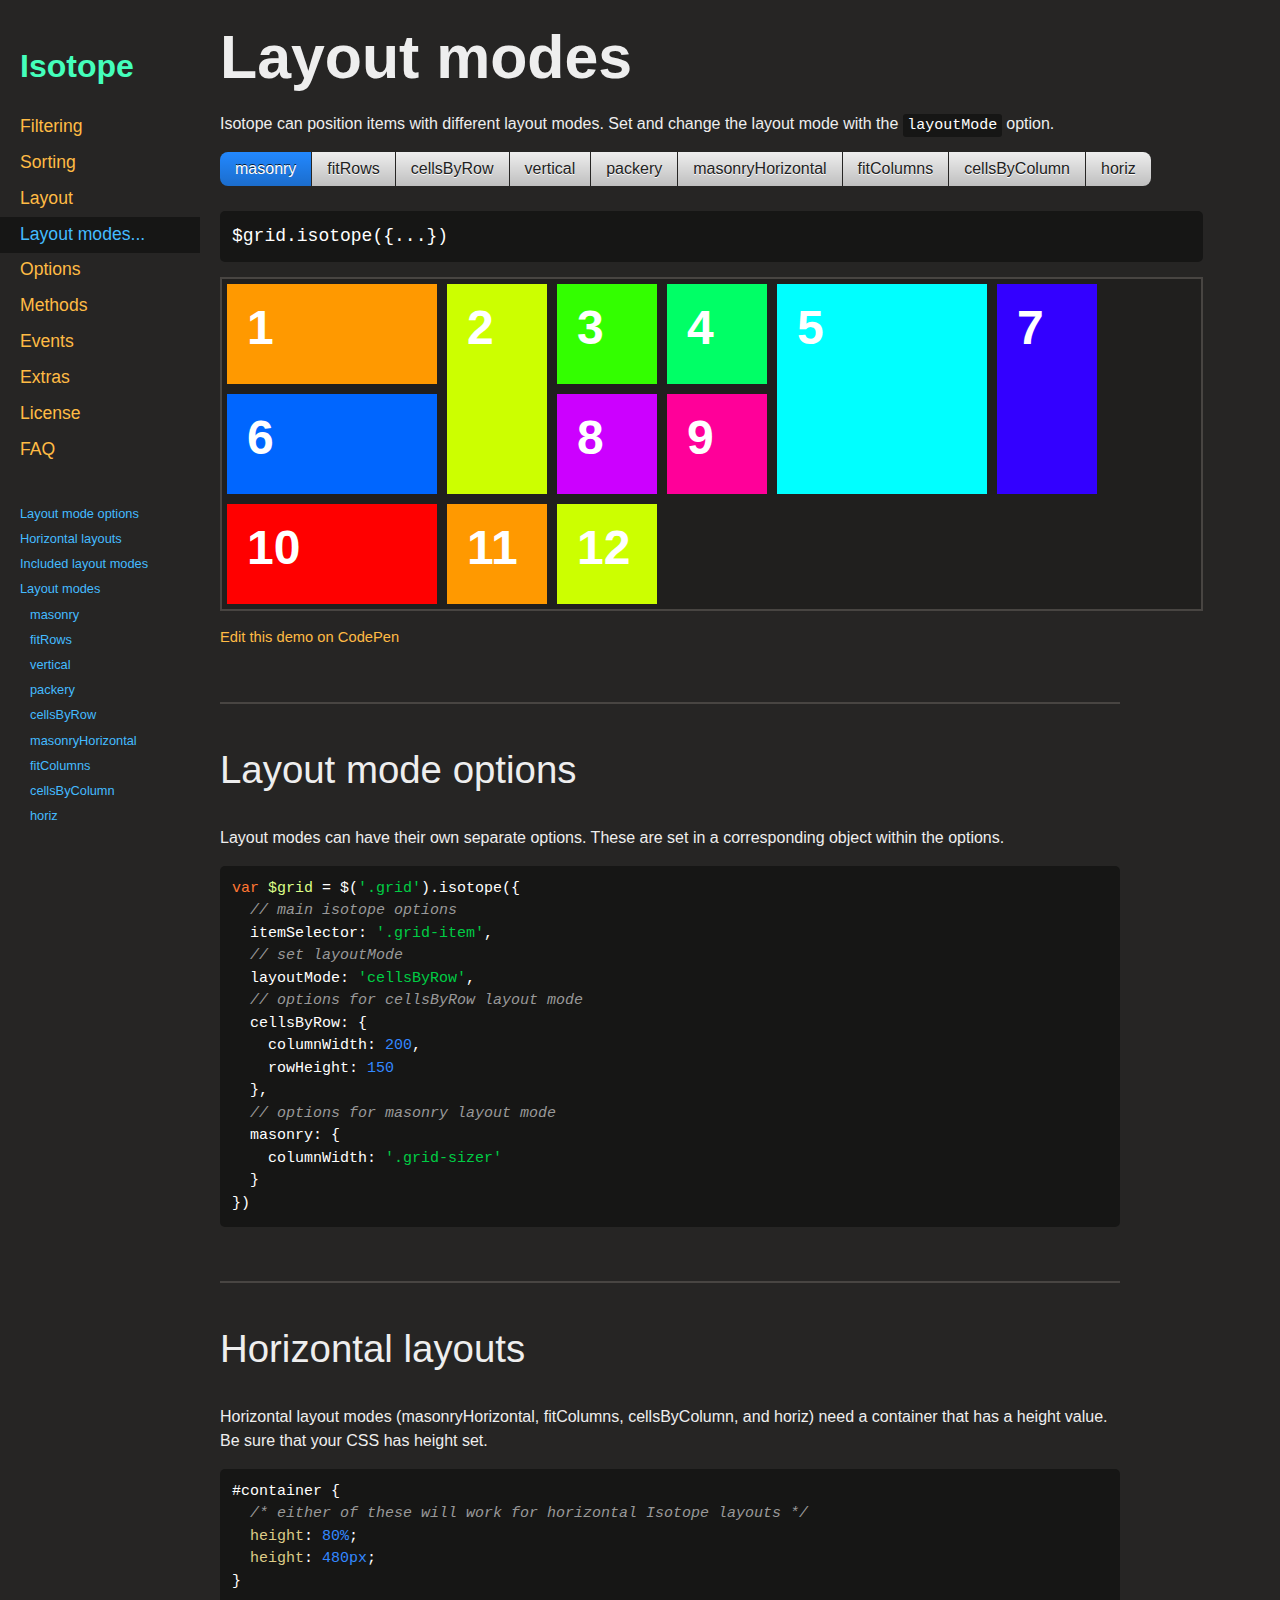
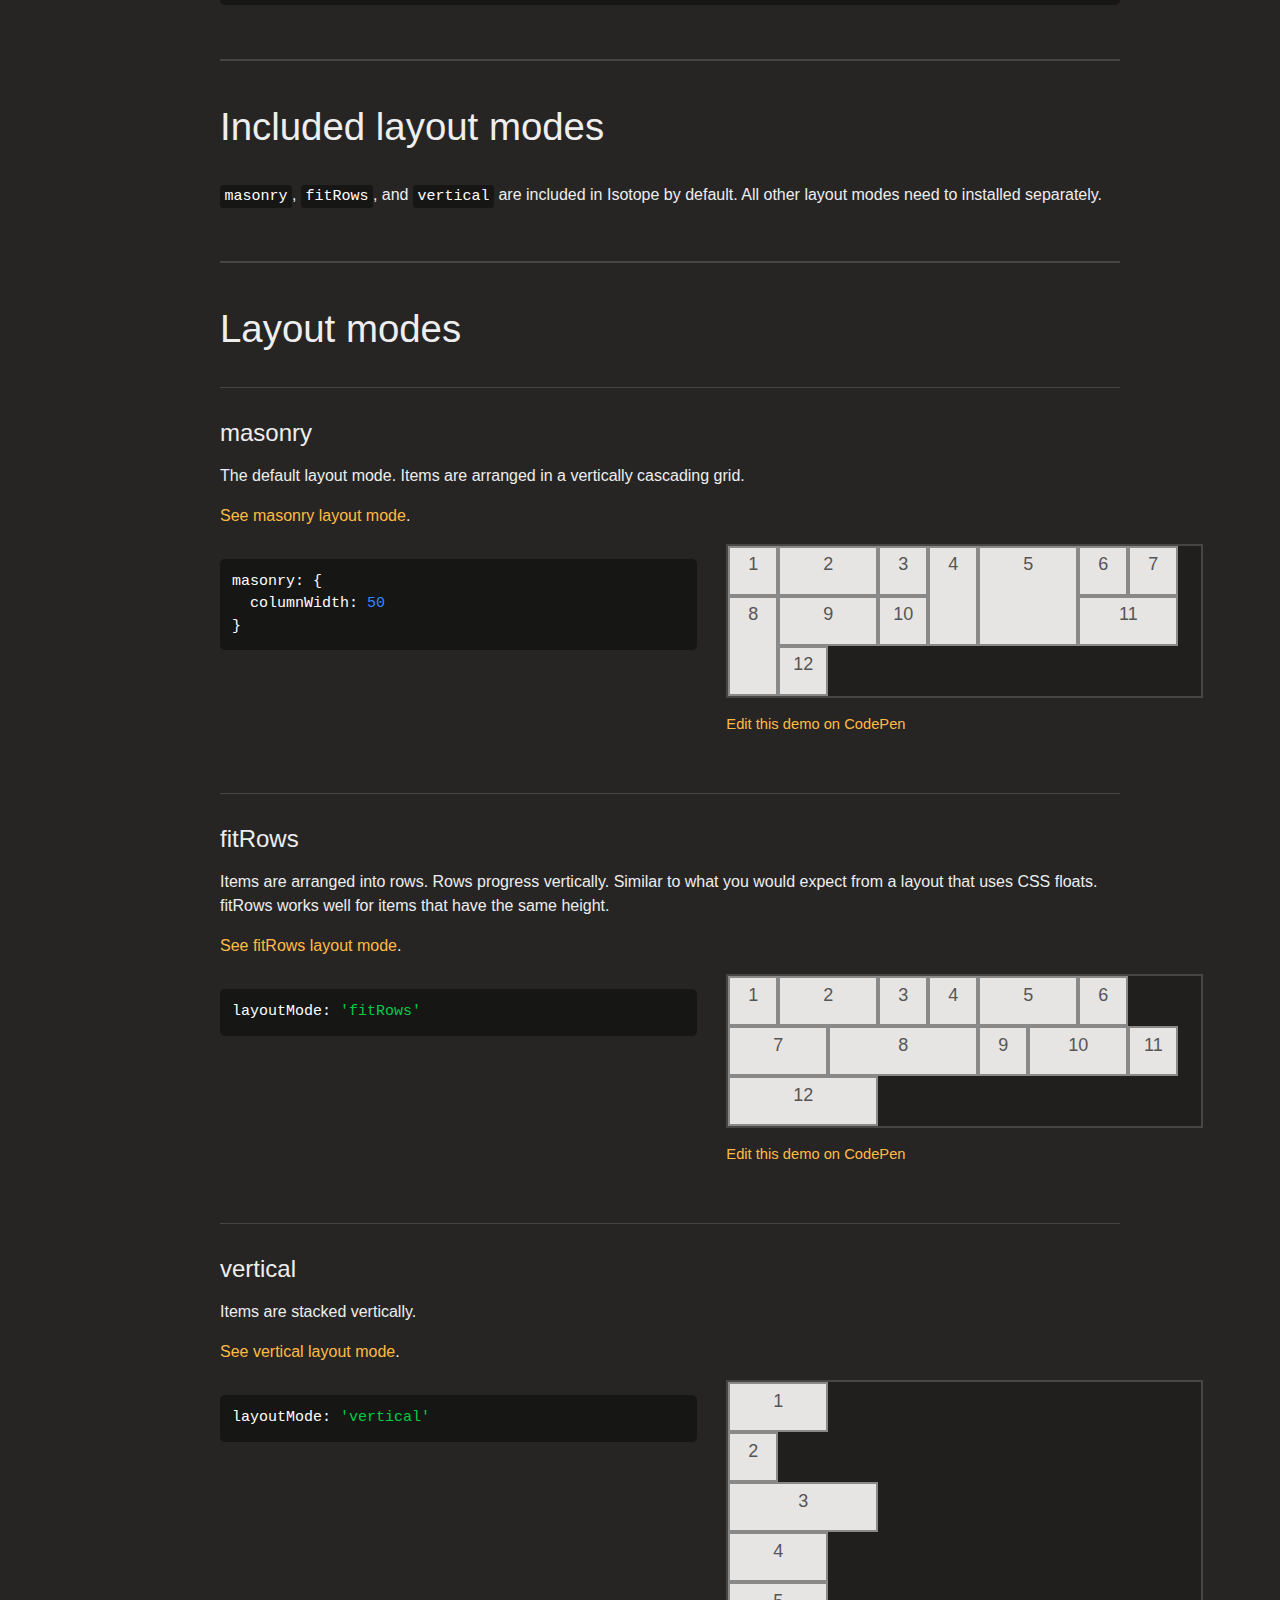
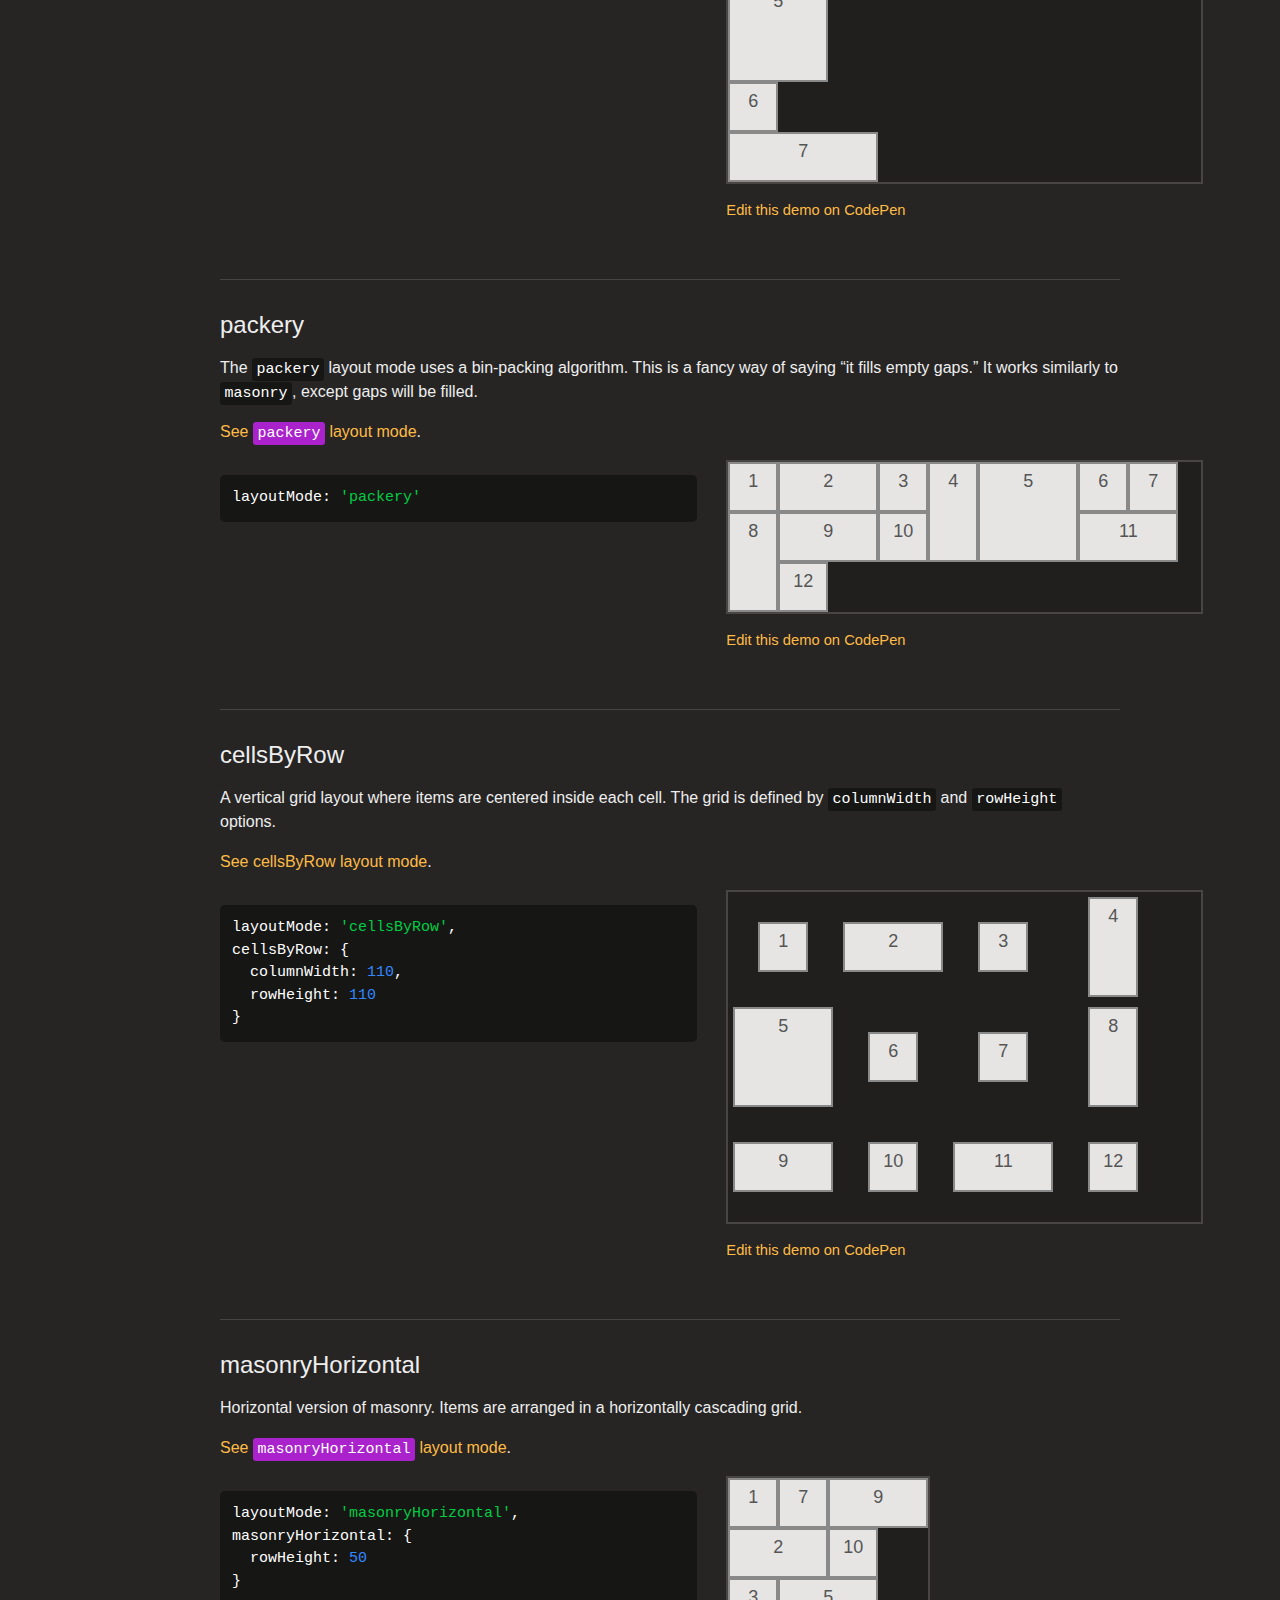
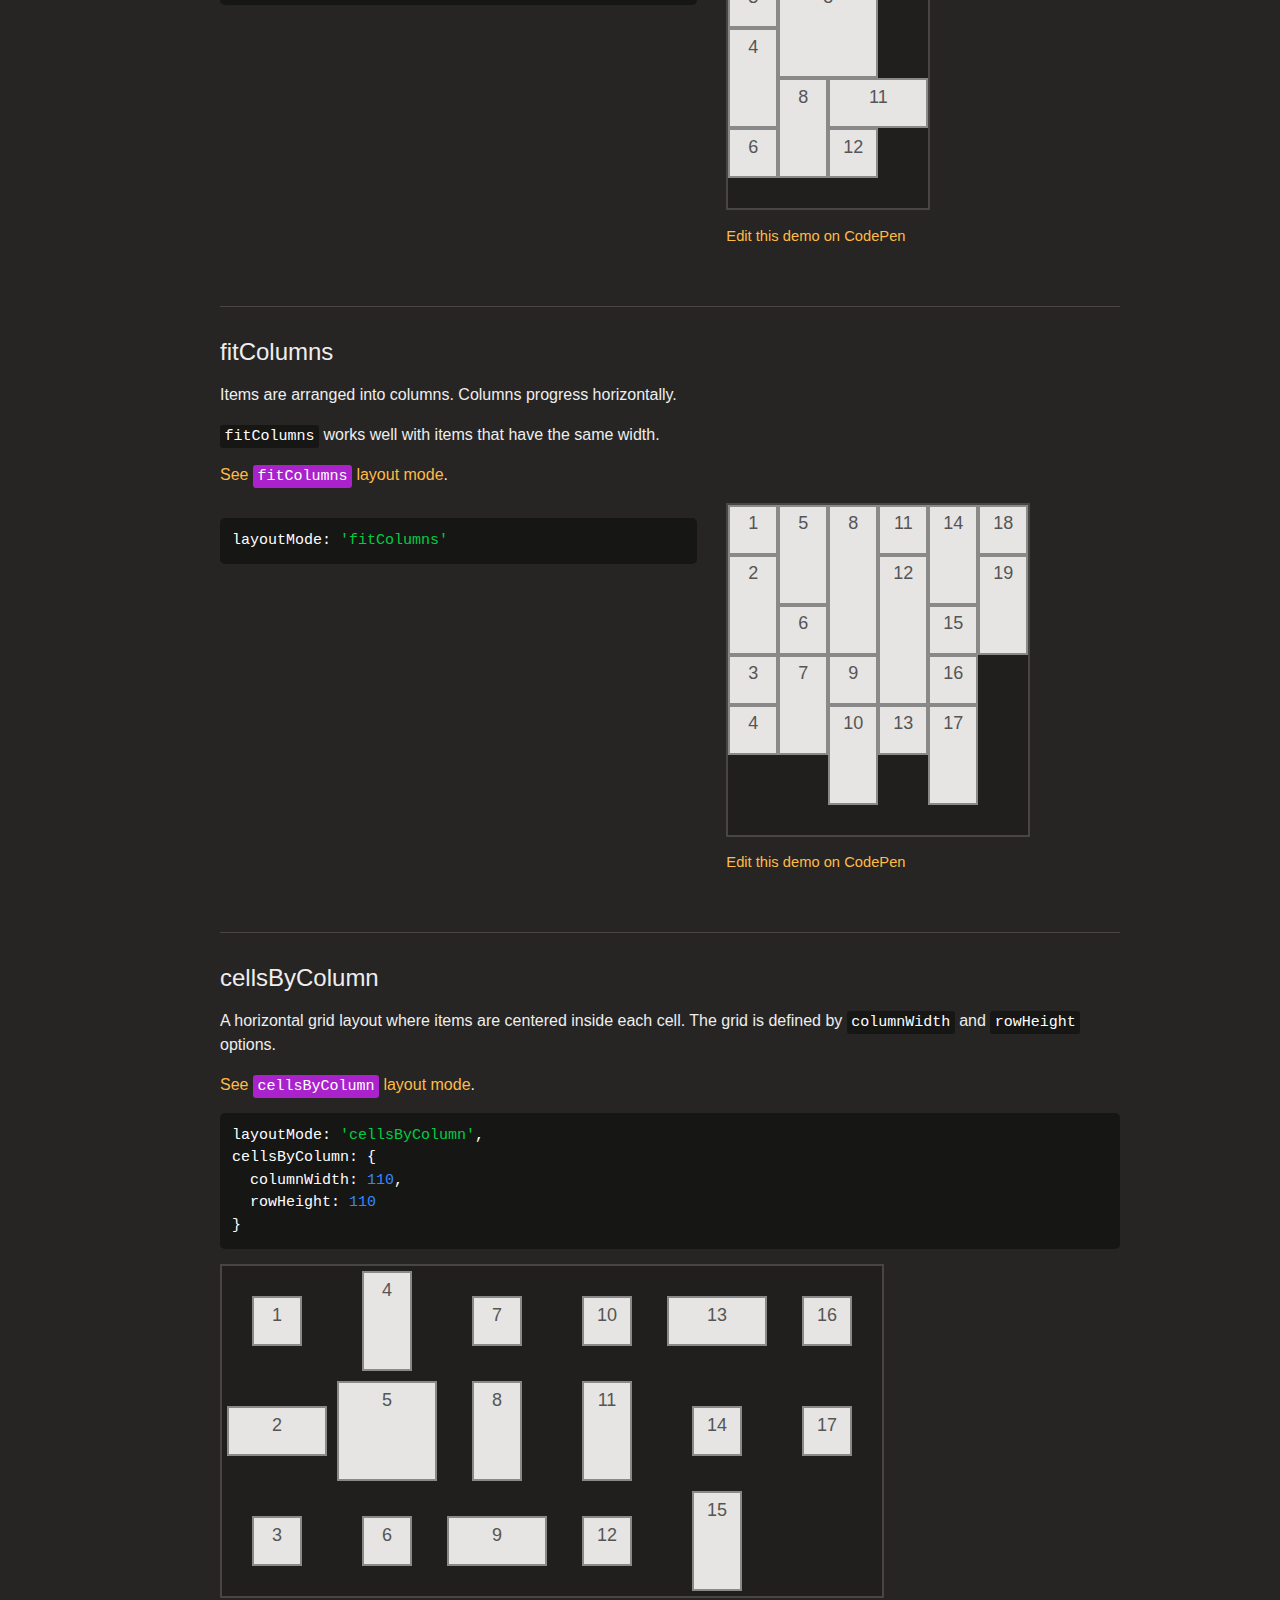
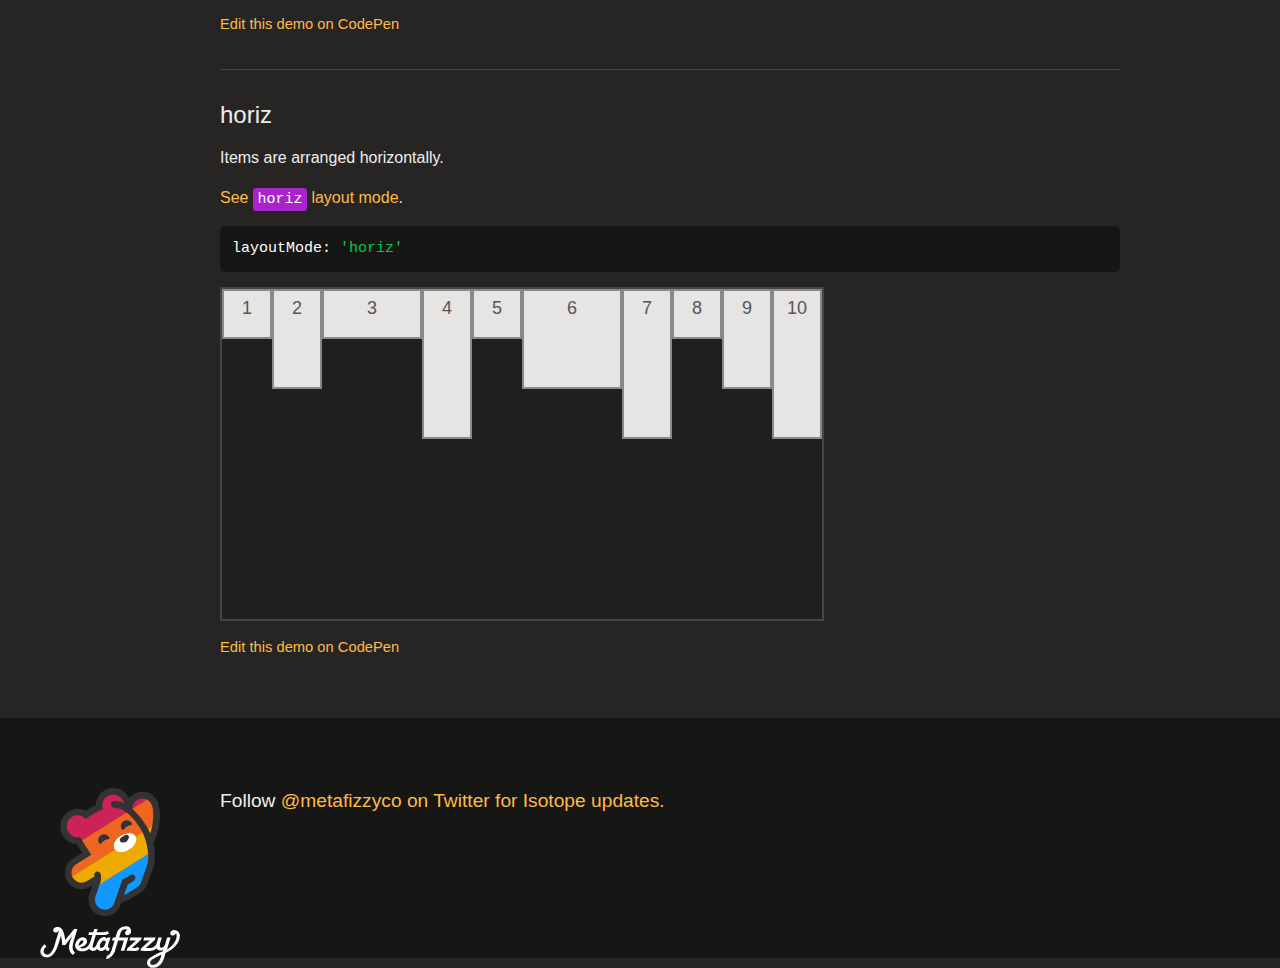
<file: assets/plugins/isotope/layout-modes.html>
<!doctype html>
<html class="export" lang="en">
<head>
  <meta charset="utf-8">
  <meta http-equiv="x-ua-compatible" content="ie=edge">
  <meta name="viewport" content="width=device-width">
  <meta name="description" content="filter &amp; sort magical layouts">

  <title>Isotope &#xB7; Layout modes</title>

    <!-- Isotope does not require any CSS files -->
    <link rel="stylesheet" href="css/isotope-docs.css" media="screen">

  <meta name="twitter:card" content="summary">
  <meta name="twitter:site" content="@metafizzyco">
  <meta name="twitter:url" content="http://isotope.metafizzy.co/layout-modes.html">
  <meta name="twitter:title" content="Isotope Layout modes">
  <meta name="twitter:description" content="filter &amp; sort magical layouts">

</head>
<body class="page--layout-modes" data-page="layout-modes">

  <div class="nav">
    <h1 class="nav__title"><a href=".">Isotope</a></h1>
  
    <ol class="site-nav">
      <li class="site-nav__item site-nav__item--filtering">
        <a class="site-nav__item__link" href="filtering.html">Filtering</a></li>
      <li class="site-nav__item site-nav__item--sorting">
        <a class="site-nav__item__link" href="sorting.html">Sorting</a></li>
      <li class="site-nav__item site-nav__item--layout ">
        <a class="site-nav__item__link" href="layout.html">Layout</a>
      </li>
      <li class="site-nav__item site-nav__item--layout-modes sub-nav-parent">
        <a class="site-nav__item__link" href="layout-modes.html">Layout modes</a>
        <ul class="sub-nav">
            <li class="sub-nav__item sub-nav__item--masonry">
              <a class="sub-nav__item__link" href="layout-modes/masonry.html">masonry</a></li>
            <li class="sub-nav__item sub-nav__item--fitrows">
              <a class="sub-nav__item__link" href="layout-modes/fitrows.html">fitRows</a></li>
            <li class="sub-nav__item sub-nav__item--vertical">
              <a class="sub-nav__item__link" href="layout-modes/vertical.html">vertical</a></li>
            <li class="sub-nav__item sub-nav__item--packery">
              <a class="sub-nav__item__link" href="layout-modes/packery.html">packery</a></li>
            <li class="sub-nav__item sub-nav__item--cellsbyrow">
              <a class="sub-nav__item__link" href="layout-modes/cellsbyrow.html">cellsByRow</a></li>
            <li class="sub-nav__item sub-nav__item--masonryhorizontal">
              <a class="sub-nav__item__link" href="layout-modes/masonryhorizontal.html">masonryHorizontal</a></li>
            <li class="sub-nav__item sub-nav__item--fitcolumns">
              <a class="sub-nav__item__link" href="layout-modes/fitcolumns.html">fitColumns</a></li>
            <li class="sub-nav__item sub-nav__item--cellsbycolumn">
              <a class="sub-nav__item__link" href="layout-modes/cellsbycolumn.html">cellsByColumn</a></li>
            <li class="sub-nav__item sub-nav__item--horiz">
              <a class="sub-nav__item__link" href="layout-modes/horiz.html">horiz</a></li>
        </ul>
      </li>
      <li class="site-nav__item site-nav__item--options">
        <a class="site-nav__item__link" href="options.html">Options</a></li>
      <li class="site-nav__item site-nav__item--methods">
        <a class="site-nav__item__link" href="methods.html">Methods</a></li>
      <li class="site-nav__item site-nav__item--events">
        <a class="site-nav__item__link" href="events.html">Events</a></li>
      <li class="site-nav__item site-nav__item--extras">
        <a class="site-nav__item__link" href="extras.html">Extras</a></li>
      <li class="site-nav__item site-nav__item--license">
        <a class="site-nav__item__link" href="license.html">License</a></li>
      <li class="site-nav__item site-nav__item--faq">
        <a class="site-nav__item__link" href="faq.html">FAQ</a></li>
    </ol>
  
    <ul class="page-nav" data-js-module="page-nav">
<li class="page-nav__item page-nav__item--h2"><a href="#layout-mode-options">Layout mode options</a></li>
<li class="page-nav__item page-nav__item--h2"><a href="#horizontal-layouts">Horizontal layouts</a></li>
<li class="page-nav__item page-nav__item--h2"><a href="#included-layout-modes">Included layout modes</a></li>
<li class="page-nav__item page-nav__item--h2"><a href="#layout-modes">Layout modes</a></li>
<li class="page-nav__item page-nav__item--h3"><a href="#masonry">masonry</a></li>
<li class="page-nav__item page-nav__item--h3"><a href="#fitrows">fitRows</a></li>
<li class="page-nav__item page-nav__item--h3"><a href="#vertical">vertical</a></li>
<li class="page-nav__item page-nav__item--h3"><a href="#packery">packery</a></li>
<li class="page-nav__item page-nav__item--h3"><a href="#cellsbyrow">cellsByRow</a></li>
<li class="page-nav__item page-nav__item--h3"><a href="#masonryhorizontal">masonryHorizontal</a></li>
<li class="page-nav__item page-nav__item--h3"><a href="#fitcolumns">fitColumns</a></li>
<li class="page-nav__item page-nav__item--h3"><a href="#cellsbycolumn">cellsByColumn</a></li>
<li class="page-nav__item page-nav__item--h3"><a href="#horiz">horiz</a></li>
</ul>
  </div>


  <div id="content" class="main">
    <div class="primary-content">
        <h1>Layout modes</h1>


<p>Isotope can position items with different layout modes. Set and change the layout mode with the <code>layoutMode</code> option.</p>

<div class="big-demo go-wide" data-js-module="layout-modes-demo">

  <div class="button-group js-radio-button-group">
    <button class="button is-checked" data-layout-mode="masonry" checked="checked">masonry</button>
    <button class="button" data-layout-mode="fitRows">fitRows</button>
    <button class="button" data-layout-mode="cellsByRow">cellsByRow</button>
    <button class="button" data-layout-mode="vertical">vertical</button>
    <button class="button" data-layout-mode="packery">packery</button>
    <button class="button" data-layout-mode="masonryHorizontal" data-is-horizontal="true">masonryHorizontal</button>
    <button class="button" data-layout-mode="fitColumns" data-is-horizontal="true">fitColumns</button>
    <button class="button" data-layout-mode="cellsByColumn" data-is-horizontal="true">cellsByColumn</button>
    <button class="button" data-layout-mode="horiz" data-is-horizontal="true">horiz</button>
  </div>

  <pre class="code-display"><code>$grid.isotope({...})</code></pre>

  <div class="grid">
    <div class="grid-splash-item grid-splash-item--width2">1</div>
    <div class="grid-splash-item grid-splash-item--height2">2</div>
    <div class="grid-splash-item">3</div>
    <div class="grid-splash-item">4</div>
    <div class="grid-splash-item grid-splash-item--width2 grid-splash-item--height2">5</div>
    <div class="grid-splash-item grid-splash-item--width2">6</div>
    <div class="grid-splash-item grid-splash-item--height2">7</div>
    <div class="grid-splash-item">8</div>
    <div class="grid-splash-item">9</div>
    <div class="grid-splash-item grid-splash-item--width2">10</div>
    <div class="grid-splash-item">11</div>
    <div class="grid-splash-item">12</div>
  </div>

  <p class="edit-demo">
      <a href="http://codepen.io/desandro/pen/ClgeH">Edit this demo on CodePen</a>
  </p>
</div>

<h2 id="layout-mode-options">Layout mode options</h2>

<p>Layout modes can have their own separate options. These are set in a corresponding object within the options.</p>

<pre><code class="js"><span class="keyword">var</span> <span class="jquery_var">$grid</span> = $(<span class="string">&apos;.grid&apos;</span>).isotope({
  <span class="comment">// main isotope options</span>
  itemSelector: <span class="string">&apos;.grid-item&apos;</span>,
  <span class="comment">// set layoutMode</span>
  layoutMode: <span class="string">&apos;cellsByRow&apos;</span>,
  <span class="comment">// options for cellsByRow layout mode</span>
  cellsByRow: {
    columnWidth: <span class="number">200</span>,
    rowHeight: <span class="number">150</span>
  },
  <span class="comment">// options for masonry layout mode</span>
  masonry: {
    columnWidth: <span class="string">&apos;.grid-sizer&apos;</span>
  }
})
</code></pre>


<h2 id="horizontal-layouts">Horizontal layouts</h2>

<p>Horizontal layout modes (masonryHorizontal, fitColumns, cellsByColumn, and horiz) need a container that has a height value. Be sure that your CSS has height set.</p>

<pre><code class="css"><span class="selector-id">#container</span> {
  <span class="comment">/* either of these will work for horizontal Isotope layouts */</span>
  <span class="attribute">height</span>: <span class="number">80%</span>;
  <span class="attribute">height</span>: <span class="number">480px</span>;
}
</code></pre>


<h2 id="included-layout-modes">Included layout modes</h2>

<p><code>masonry</code>, <code>fitRows</code>, and <code>vertical</code> are included in Isotope by default. All other layout modes need to installed separately.</p>


<h2 id="layout-modes">Layout modes</h2>


<h3 id="masonry">masonry</h3>

<p>The default layout mode. Items are arranged in a vertically cascading grid.</p>

<p><a href="layout-modes/masonry.html">See masonry layout mode</a>.</p>

<div class="duo example">
  <div class="duo__cell example__code">
<pre><code class="js">masonry: {
  columnWidth: <span class="number">50</span>
}
</code></pre>
  </div>
  <div class="duo__cell example__demo">
    <div class="grid grid--counting" data-isotope="{ &quot;masonry&quot;: { &quot;columnWidth&quot;: 50 } }">
      <div class="grid-item"></div>
      <div class="grid-item grid-item--width2"></div>
      <div class="grid-item"></div>
      <div class="grid-item grid-item--height2"></div>
      <div class="grid-item grid-item--width2 grid-item--height2"></div>
      <div class="grid-item"></div>
      <div class="grid-item"></div>
      <div class="grid-item grid-item--height2"></div>
      <div class="grid-item grid-item--width2"></div>
      <div class="grid-item"></div>
      <div class="grid-item grid-item--width2"></div>
      <div class="grid-item"></div>
    </div>
    <p class="edit-demo">
        <a href="http://codepen.io/desandro/pen/mEinp">Edit this demo on CodePen</a>
    </p>
  </div>
</div>


<h3 id="fitrows">fitRows</h3>

<p>Items are arranged into rows. Rows progress vertically. Similar to what you would expect from a layout that uses CSS floats. fitRows works well for items that have the same height.</p>

<p><a href="layout-modes/fitrows.html">See fitRows layout mode</a>.</p>

<div class="duo example">
  <div class="duo__cell example__code">
<pre><code class="js">layoutMode: <span class="string">&apos;fitRows&apos;</span>
</code></pre>
  </div>
  <div class="duo__cell example__demo">
    <div class="grid grid--counting" data-isotope="{ &quot;layoutMode&quot;: &quot;fitRows&quot; }">
      <div class="grid-item"></div>
      <div class="grid-item grid-item--width2"></div>
      <div class="grid-item"></div>
      <div class="grid-item"></div>
      <div class="grid-item grid-item--width2"></div>
      <div class="grid-item"></div>
      <div class="grid-item grid-item--width2"></div>
      <div class="grid-item grid-item--width3"></div>
      <div class="grid-item"></div>
      <div class="grid-item grid-item--width2"></div>
      <div class="grid-item"></div>
      <div class="grid-item grid-item--width3"></div>
    </div>
    <p class="edit-demo">
        <a href="http://codepen.io/desandro/pen/nCskp">Edit this demo on CodePen</a>
    </p>
  </div>
</div>


<h3 id="vertical">vertical</h3>

<p>Items are stacked vertically.</p>

<p><a href="layout-modes/vertical.html">See vertical layout mode</a>.</p>

<div class="duo example">
  <div class="duo__cell example__code">
<pre><code class="js">layoutMode: <span class="string">&apos;vertical&apos;</span>
</code></pre>
  </div>
  <div class="duo__cell example__demo">
    <div class="grid grid--counting" data-isotope="{ &quot;layoutMode&quot;: &quot;vertical&quot; }">
      <div class="grid-item grid-item--width2"></div>
      <div class="grid-item"></div>
      <div class="grid-item grid-item--width3"></div>
      <div class="grid-item grid-item--width2"></div>
      <div class="grid-item grid-item--width2 grid-item--height2"></div>
      <div class="grid-item"></div>
      <div class="grid-item grid-item--width3"></div>
    </div>
    <p class="edit-demo">
        <a href="http://codepen.io/desandro/pen/oXxepd">Edit this demo on CodePen</a>
    </p>
  </div>
</div>


<h3 id="packery">packery</h3>

<p>The <code>packery</code> layout mode uses a bin-packing algorithm. This is a fancy way of saying &#x201C;it fills empty gaps.&#x201D; It works similarly to <code>masonry</code>, except gaps will be filled.</p>

<p><a href="layout-modes/packery.html">See <code>packery</code> layout mode</a>.</p>

<div class="duo example">
  <div class="duo__cell example__code">
<pre><code class="js">layoutMode: <span class="string">&apos;packery&apos;</span>
</code></pre>
  </div>
  <div class="duo__cell example__demo">
    <div class="grid grid--counting" data-isotope="{ &quot;layoutMode&quot;: &quot;packery&quot; }">
      <div class="grid-item"></div>
      <div class="grid-item grid-item--width2"></div>
      <div class="grid-item"></div>
      <div class="grid-item grid-item--height2"></div>
      <div class="grid-item grid-item--width2 grid-item--height2"></div>
      <div class="grid-item"></div>
      <div class="grid-item"></div>
      <div class="grid-item grid-item--height2"></div>
      <div class="grid-item grid-item--width2"></div>
      <div class="grid-item"></div>
      <div class="grid-item grid-item--width2"></div>
      <div class="grid-item"></div>
    </div>
    <p class="edit-demo">
        <a href="http://codepen.io/desandro/pen/vdwmb">Edit this demo on CodePen</a>
    </p>
  </div>
</div>


<h3 id="cellsbyrow">cellsByRow</h3>

<p>A vertical grid layout where items are centered inside each cell. The grid is defined by <code>columnWidth</code> and <code>rowHeight</code> options.</p>

<p><a href="layout-modes/cellsbyrow.html">See cellsByRow layout mode</a>.</p>

<div class="duo example">
  <div class="duo__cell example__code">
<pre><code class="js">layoutMode: <span class="string">&apos;cellsByRow&apos;</span>,
cellsByRow: {
  columnWidth: <span class="number">110</span>,
  rowHeight: <span class="number">110</span>
}
</code></pre>
  </div>
  <div class="duo__cell example__demo">
    <div class="grid grid--counting" data-isotope="{ &quot;layoutMode&quot;: &quot;cellsByRow&quot;, &quot;cellsByRow&quot;: { &quot;columnWidth&quot;: 110, &quot;rowHeight&quot;: 110 } }">
      <div class="grid-item"></div>
      <div class="grid-item grid-item--width2"></div>
      <div class="grid-item"></div>
      <div class="grid-item grid-item--height2"></div>
      <div class="grid-item grid-item--width2 grid-item--height2"></div>
      <div class="grid-item"></div>
      <div class="grid-item"></div>
      <div class="grid-item grid-item--height2"></div>
      <div class="grid-item grid-item--width2"></div>
      <div class="grid-item"></div>
      <div class="grid-item grid-item--width2"></div>
      <div class="grid-item"></div>
    </div>

    <p class="edit-demo">
        <a href="http://codepen.io/desandro/pen/zFart">Edit this demo on CodePen</a>
    </p>
  </div>
</div>


<h3 id="masonryhorizontal">masonryHorizontal</h3>

<p>Horizontal version of masonry. Items are arranged in a horizontally cascading grid.</p>

<p><a href="layout-modes/masonryhorizontal.html">See <code>masonryHorizontal</code> layout mode</a>.</p>

<div class="duo example">
  <div class="duo__cell example__code">
<pre><code class="js">layoutMode: <span class="string">&apos;masonryHorizontal&apos;</span>,
masonryHorizontal: {
  rowHeight: <span class="number">50</span>
}
</code></pre>
  </div>
  <div class="duo__cell example__demo">
    <div class="grid grid--counting grid--horizontal horizontal counting" data-isotope="{ &quot;layoutMode&quot;: &quot;masonryHorizontal&quot;, &quot;masonryHorizontal&quot;: { &quot;rowHeight&quot;: 50 } }">
      <div class="grid-item"></div>
      <div class="grid-item grid-item--width2"></div>
      <div class="grid-item"></div>
      <div class="grid-item grid-item--height2"></div>
      <div class="grid-item grid-item--width2 grid-item--height2"></div>
      <div class="grid-item"></div>
      <div class="grid-item"></div>
      <div class="grid-item grid-item--height2"></div>
      <div class="grid-item grid-item--width2"></div>
      <div class="grid-item"></div>
      <div class="grid-item grid-item--width2"></div>
      <div class="grid-item"></div>
    </div>
    <p class="edit-demo">
        <a href="http://codepen.io/desandro/pen/oCiAD">Edit this demo on CodePen</a>
    </p>
  </div>
</div>


<h3 id="fitcolumns">fitColumns</h3>

<p>Items are arranged into columns. Columns progress horizontally.</p>

<p><code>fitColumns</code> works well with items that have the same width.</p>

<p><a href="layout-modes/fitcolumns.html">See <code>fitColumns</code> layout mode</a>.</p>

<div class="duo example">
  <div class="duo__cell example__code">
<pre><code class="js">layoutMode: <span class="string">&apos;fitColumns&apos;</span>
</code></pre>
  </div>
  <div class="duo__cell example__demo">
    <div class="grid grid--counting grid--horizontal" data-isotope="{ &quot;layoutMode&quot;: &quot;fitColumns&quot; }">
      <div class="grid-item"></div>
      <div class="grid-item grid-item--height2"></div>
      <div class="grid-item"></div>
      <div class="grid-item"></div>
      <div class="grid-item grid-item--height2"></div>
      <div class="grid-item"></div>
      <div class="grid-item grid-item--height2"></div>
      <div class="grid-item grid-item--height3"></div>
      <div class="grid-item"></div>
      <div class="grid-item grid-item--height2"></div>
      <div class="grid-item"></div>
      <div class="grid-item grid-item--height3"></div>
      <div class="grid-item"></div>
      <div class="grid-item grid-item--height2"></div>
      <div class="grid-item"></div>
      <div class="grid-item"></div>
      <div class="grid-item grid-item--height2"></div>
      <div class="grid-item"></div>
      <div class="grid-item grid-item--height2"></div>
    </div>
    <p class="edit-demo">
        <a href="http://codepen.io/desandro/pen/zEAwi">Edit this demo on CodePen</a>
    </p>
  </div>
</div>


<h3 id="cellsbycolumn">cellsByColumn</h3>

<p>A horizontal grid layout where items are centered inside each cell. The grid is defined by <code>columnWidth</code> and <code>rowHeight</code> options.</p>

<p><a href="layout-modes/cellsbycolumn.html">See <code>cellsByColumn</code> layout mode</a>.</p>

<pre><code class="js">layoutMode: <span class="string">&apos;cellsByColumn&apos;</span>,
cellsByColumn: {
  columnWidth: <span class="number">110</span>,
  rowHeight: <span class="number">110</span>
}
</code></pre>

<div class="example">
  <div class="grid grid--counting grid--horizontal" data-isotope="{ &quot;layoutMode&quot;: &quot;cellsByColumn&quot;, &quot;cellsByColumn&quot;: { &quot;columnWidth&quot;: 110, &quot;rowHeight&quot;: 110 } }">
    <div class="grid-item"></div>
    <div class="grid-item grid-item--width2"></div>
    <div class="grid-item"></div>
    <div class="grid-item grid-item--height2"></div>
    <div class="grid-item grid-item--width2 grid-item--height2"></div>
    <div class="grid-item"></div>
    <div class="grid-item"></div>
    <div class="grid-item grid-item--height2"></div>
    <div class="grid-item grid-item--width2"></div>
    <div class="grid-item"></div>
    <div class="grid-item grid-item--height2"></div>
    <div class="grid-item"></div>
    <div class="grid-item grid-item--width2"></div>
    <div class="grid-item"></div>
    <div class="grid-item grid-item--height2"></div>
    <div class="grid-item"></div>
    <div class="grid-item"></div>
  </div>
  <p class="edit-demo">
      <a href="http://codepen.io/desandro/pen/qAlEy">Edit this demo on CodePen</a>
  </p>
</div>


<h3 id="horiz">horiz</h3>

<p>Items are arranged horizontally.</p>

<p><a href="layout-modes/horiz.html">See <code>horiz</code> layout mode</a>.</p>

<pre><code class="js">layoutMode: <span class="string">&apos;horiz&apos;</span>
</code></pre>

<div class="example">
  <div class="grid grid--counting grid--horizontal" data-isotope="{ &quot;layoutMode&quot;: &quot;horiz&quot; }">
    <div class="grid-item"></div>
    <div class="grid-item grid-item--height2"></div>
    <div class="grid-item grid-item--width2"></div>
    <div class="grid-item grid-item--height3"></div>
    <div class="grid-item"></div>
    <div class="grid-item grid-item--width2 grid-item--height2"></div>
    <div class="grid-item grid-item--height3"></div>
    <div class="grid-item"></div>
    <div class="grid-item grid-item--height2"></div>
    <div class="grid-item grid-item--height3"></div>
  </div>
  <p class="edit-demo">
      <a href="http://codepen.io/desandro/pen/uGetl">Edit this demo on CodePen</a>
  </p>
</div>

    </div>
  </div>

  <div class="site-footer">
  
    <div class="primary-content">
  
      <p class="footer-copy">Follow <a href="https://twitter.com/metafizzyco">@metafizzyco on Twitter for Isotope updates.</a></p>
  
    </div>
  
    <div class="site-footer__brand">
      <a class="site-footer__brand__link" href="http://metafizzy.co">
        <svg class="metafizzy-logo" viewbox="0 0 400 512">
          <path fill="#333" d="M329.4 15c-25 0-44 15-52 26.4C271 27 251 0 213 0c-39 0-69 30.4-70 69-9 3.6-32 17-38 22-10-5-21-8-33-8-35 0-71 27.4-71 71.6 0 40 34.4 68.4 65.6 69.5 6 10 13 21 22.5 35 0.6 0-38 23.5-38 23.5-15 9.5-31 27-31 56.5 0 38.4 32 66 66 66 12.4 0 24.5-3 35-10l8-5-12 34c-15 46 20 88 62.5 88 28 0 53.4-18 63-45l3.6-10c9.6 -1 19-4 28-9l47.5-29c13-8 23-20 28-35l23.5-67c9.6-27 7-64 1-95 4-8 26-57 26-113 0-79-43-94-70-94z"/>
          <clippath id="metafizzy-logo__body">
            <path d="M290.4 84c-1-18 10-34 27.6-40 21-7 43 5 50 26 11 34 4 75-7 112-8-23-37-68-71-98zm31 77.4c-30-45-65-82-104-82-7 0-13-6-13-14 0-7 6.4-13 14-13 22 0.6 36.6 8 37.5 8-5-26-38-45-66-28-18 11-26 33.6-18 53-19 5.4-55 27-68 38.5-14-16-38-20-56-9-21 13-27 40-15 61 10 17 29.6 24 47.6 20 8 15 23 38 45 71l-61 38C46 317 40 342 52 360c13 20 38 23.4 55 13 11.6-7 31-19 31-19 0-2 0-4 -1-5-1-7 4-14 11-15 7-1 14 4 15 11 2.5 15 0 27-1 32 0 0-11 31-20 57-9 28 12.5 53 37 53 15 0 32-9 38-27l31-89c1-4 4-7 8-8 12.6-4 23-14 23-14 5.4-5 14-4 19 1 5 5.4 4.5 14 -1 19 0 0.5-11 10-26 17l-15 43c1 -1 2.6-1 4-2l47.5-29c8-5 14-12 17-21l23.5-67c14-41-3-112-26-147z"/>
          </clippath>
          <g clip-path="url(#metafizzy-logo__body)">
            <path fill="#C25" d="M-65 186l379-238 55 87L-11 273z"/>
            <path fill="#E62" d="M-11 272l379-238 55 87-379 239z"/>
            <path fill="#EA0" d="M43 358l379-238 46 73-379 238z"/>
            <path fill="#19F" d="M89 430l379-238 55 87-379 239z"/>
          </g>
          <ellipse transform="rotate(-121.393 260.234 218.053)" fill="#FFF" cx="260" cy="218" rx="32" ry="49"/>
          <path fill="#333" d="M196.4 196c6.6 11-8 7-19 14-11 6.6-14 21-21 10-7-11-3-25 8-32 11-7 25-3 32 8zM287 140c6.6 11-8 7-19 14s-14 21-21 10-3-25 8-32c11-7 25-3 32 8z"/>
          <path fill="#333" d="M243 199l17.4-11c5-3 11-1 14 3 2 3 2 7 0 10.5l-6 10c-2 3-4 4.4-8 5l-11 1c-4 0-7-1-9-5-3-5-1-11 3.5-14z"/>
        </svg>
        <svg class="metafizzy-wordmark" xmlns="http://www.w3.org/2000/svg" width="1000" height="300" viewbox="0 0 1000 300">
          <path d="M491 121l13-39H480l-3 8c-23-31-63 7-72 41-4 10-12 25-23 25-13 0 0-35 6-56v 0c4-12 11-36 11-36H423c25 0 51 5 71-13l-14-15c-9 8-17 8-27 8h-48l7-23h-25L380 44h-29l-6 21H374l-6 19c-7 22-11 49-30 64-14 10-38 17-53 7 19-8 51-21 51-45 0-13-8-29-28-29-39 0-57 40-57 60 0 25 24 40 49 40 21 0 39-7 54-19 3 9 11 16 24 16 13 0 23-5 30-14 7 10 19 16 33 14 11-1 19-7 25-14 4 8 11 14 25 15L498 157c-21-1-10-26-7-36zM277 132c3-10 13-33 28-29 5 1 6 7 4 12-4 12-20 20-33 26 0-3 0-6 1-8zm166 24c-9 3-14-2-15-11-3-19 25-60 42-33l-4 14c-3 12-12 26-23 30zm-192 33L236 207c-31-18-33-59-24-87 10-31 19-50 19-50l-50 65h-23c 0-18-4-50-8-65L136 115c-13 44-37 119-97 109-18-3-32-16-36-34-4-23 12-45 30-60l13 17c-14 11-29 33-13 50 13 14 31 6 42-5 23-22 30-56 38-86C121 82 135 35 135 35c 0 0 -1-1-1-1-5 9-15 14-25 13-11-1-17-11-14-21 3-10 14-18 25-18 15 0 23 1 34 12 14 13 23 50 26 80L244 21h23l-28 94c-7 23-13 59 12 74zM649 48c-2 6-11 18-24 18-14 0-20-11-17-21 3-8 9-14 17-16-8-9-28-7-38 2-9 8-12 20-15 31l-6 21h65l-29 94h-25l22-73H558s-14 48-22 72c-8 27-34 57-64 59L478 212c16-1 29-25 34-41 4-13 18-58 21-68h-19l7-21H539c4-12 7-24 11-36C559 21 583 1 614 1c28 0 42 21 35 47zm78 35h-82l-6 21H685l-62 56-5 17c39 0 75 9 94-15l-16-14c-11 13-27 9-39 10L721 99l6-17zM999 70c0 38-27 89-102 123-2 6-4 12-5 18-7 24-23 88-86 88-22 0-41-12-41-36 0-26 23-38 36-46 24-14 50-25 76-36l3-9c-4 2-8 3-13 3-13 1-28-4-35-15-10 8-23 14-35 17-22 5-57 0-79 0l5-18 61-55h-46l6-21h82l-6 17-64 58c11 0 22 0 33 0 14-1 31-10 41-26 3-4 16-50 16-50h24l-11 38c-4 13-7 35 8 35 12 0 23-13 26-23l15-50h25l-26 85c72-42 76-101 64-114-5 9-15 16-26 14-11-1-17-11-14-21 3-10 14-18 25-18 34 0 44 27 44 44zM867 206l-15 7c-14 7-30 13-48 25-10 7-23 19-15 32 6 11 24 9 34 5 13-6 26-19 32-32 6-11 9-24 13-37z"/>
        </svg>
      </a>
    </div>
  
  </div>

<!-- Looking for isotope.js? Use isotope.pkgd.min.js -->
<!-- Isotope does NOT require jQuery. But it does make things easier -->
<script src="https://code.jquery.com/jquery-2.2.3.min.js"></script>
<script>window.jQuery || document.write('<script src="js/jquery.min.js"><\/script>')</script>

  <script src="js/isotope-docs.min.js"></script>


</body>
</html>
</file>
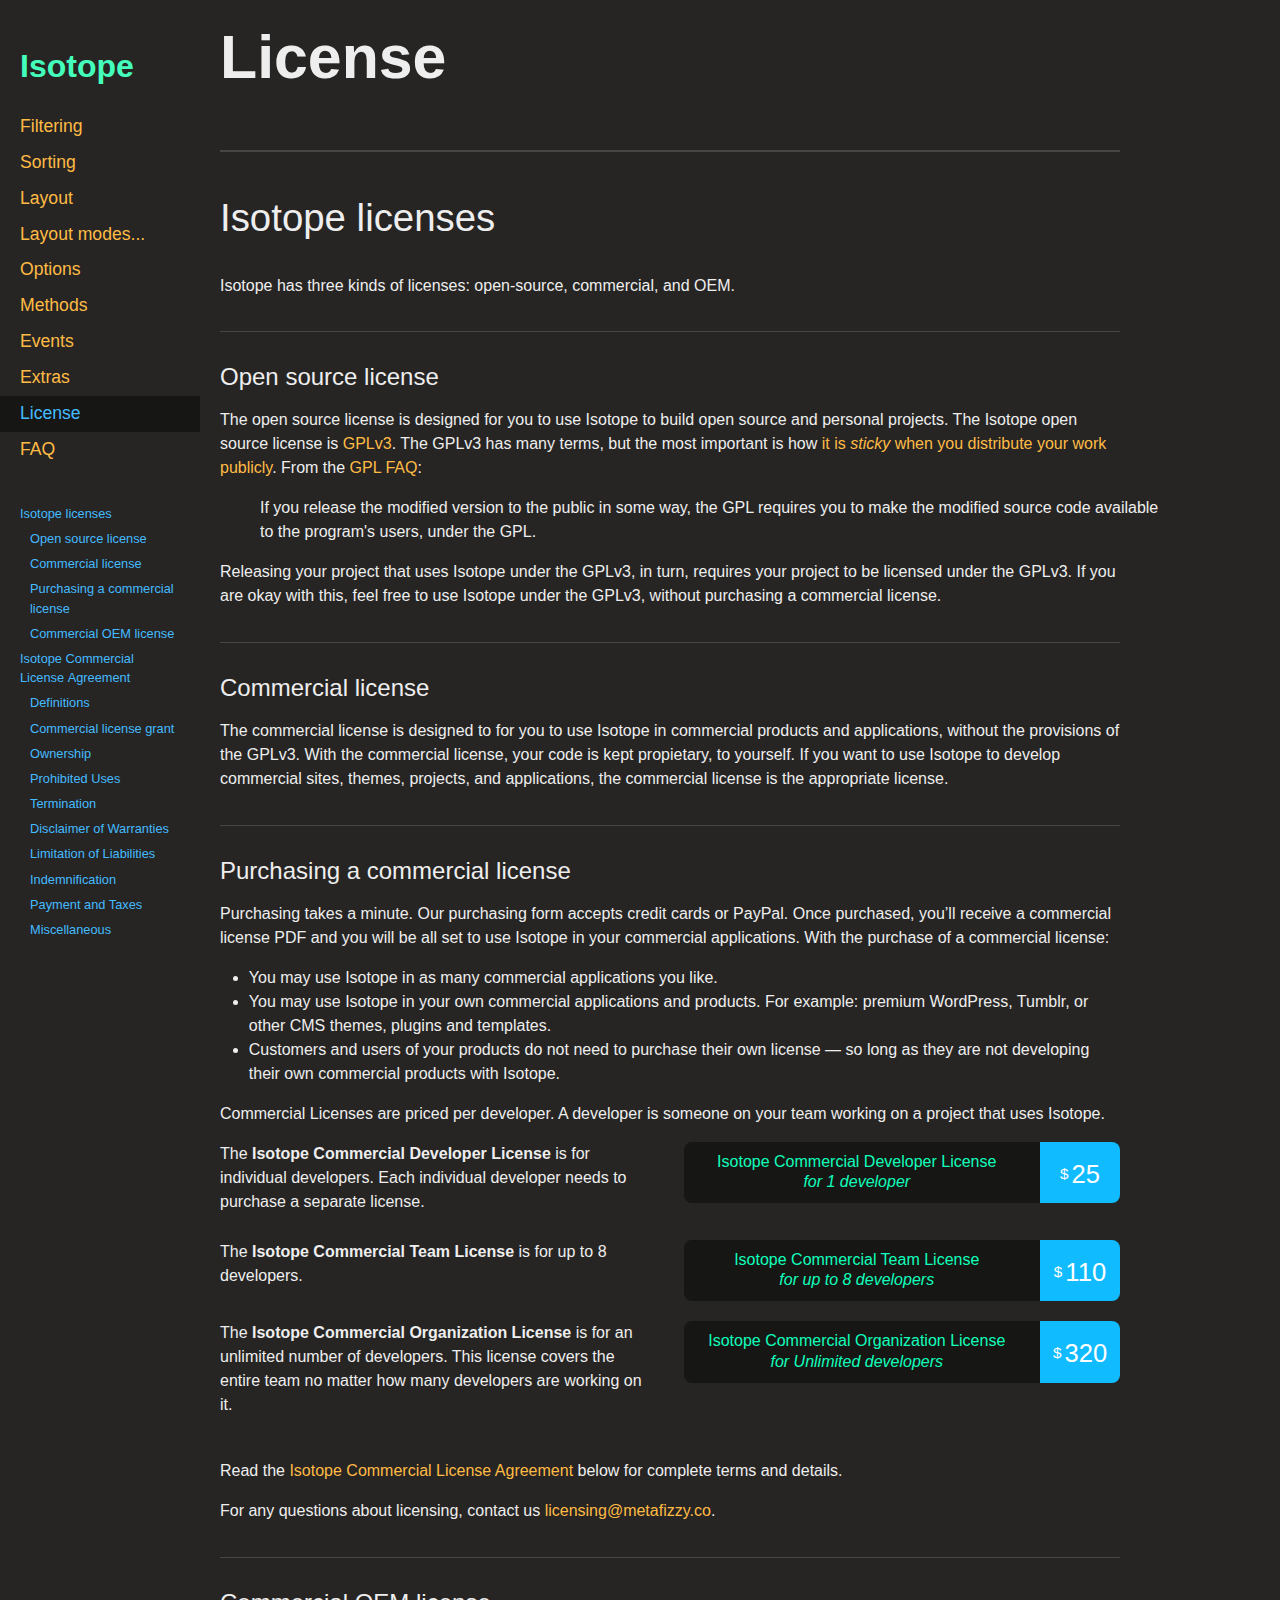
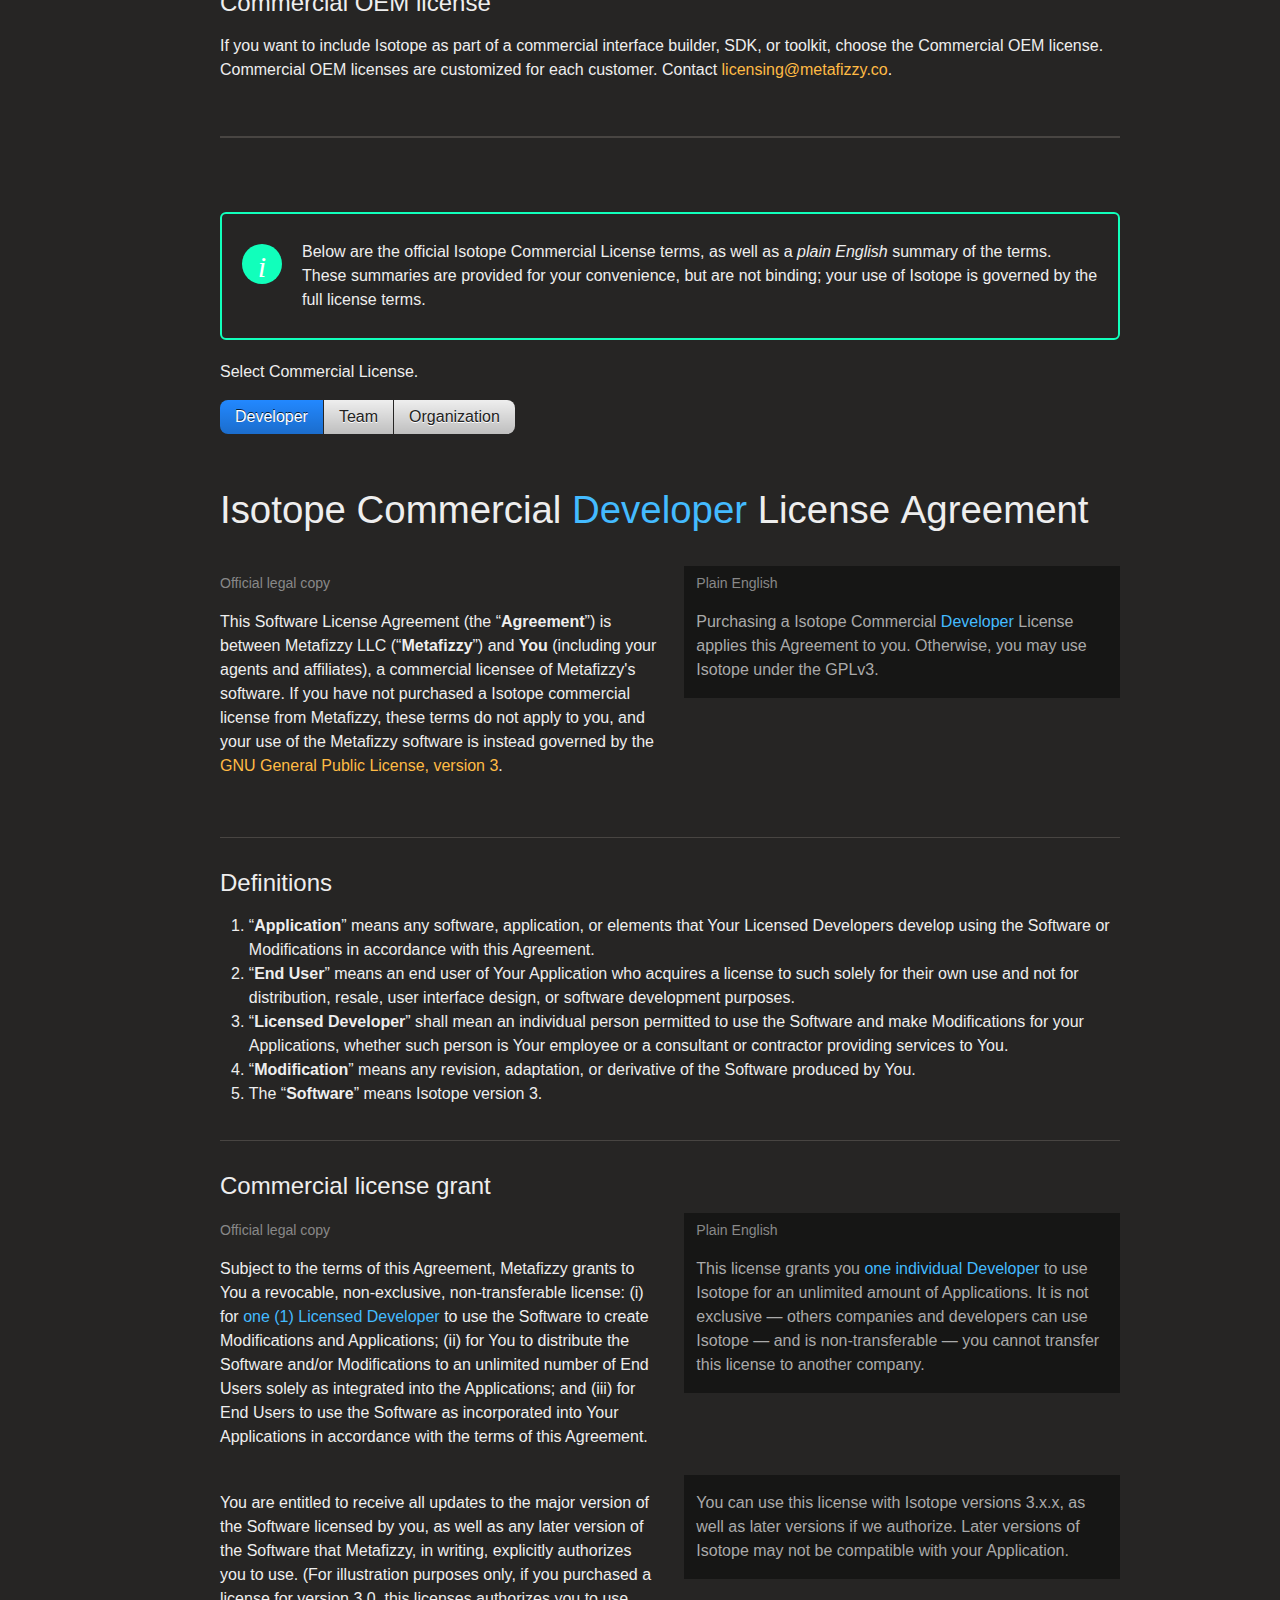
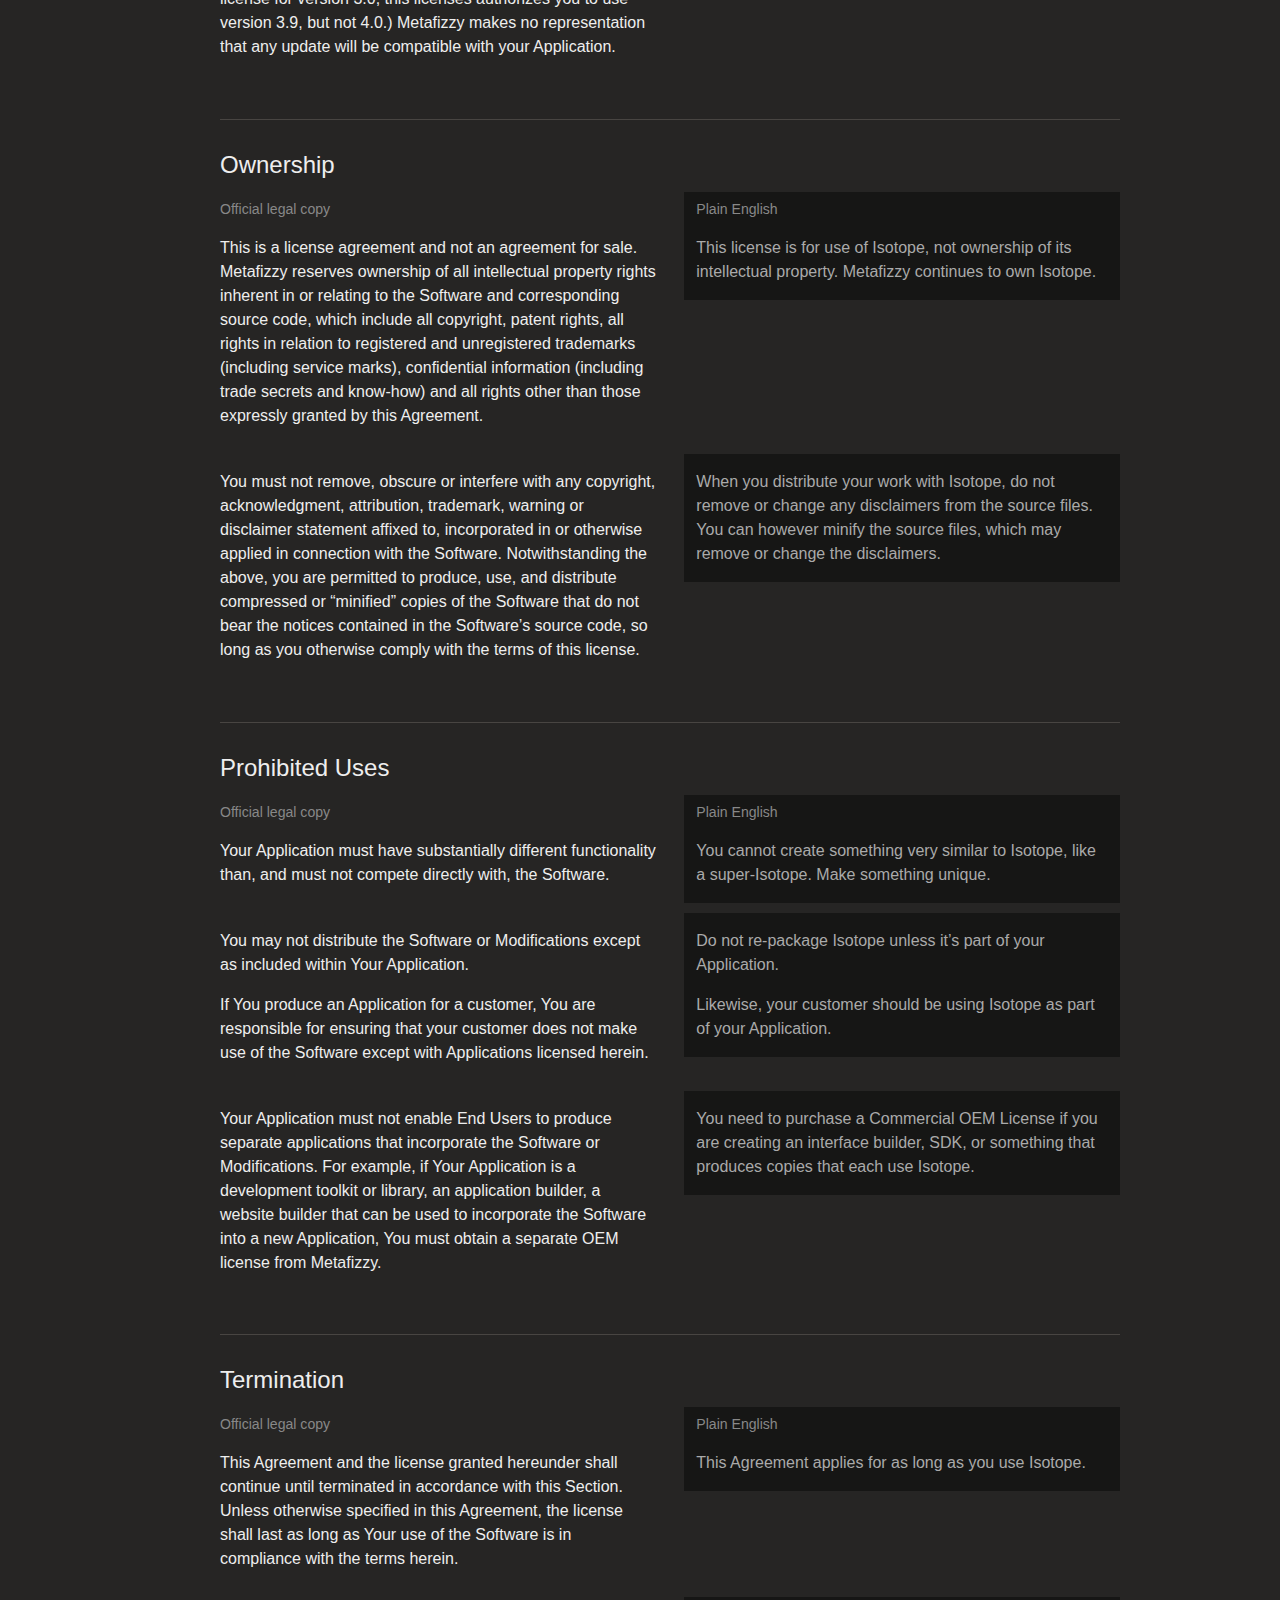
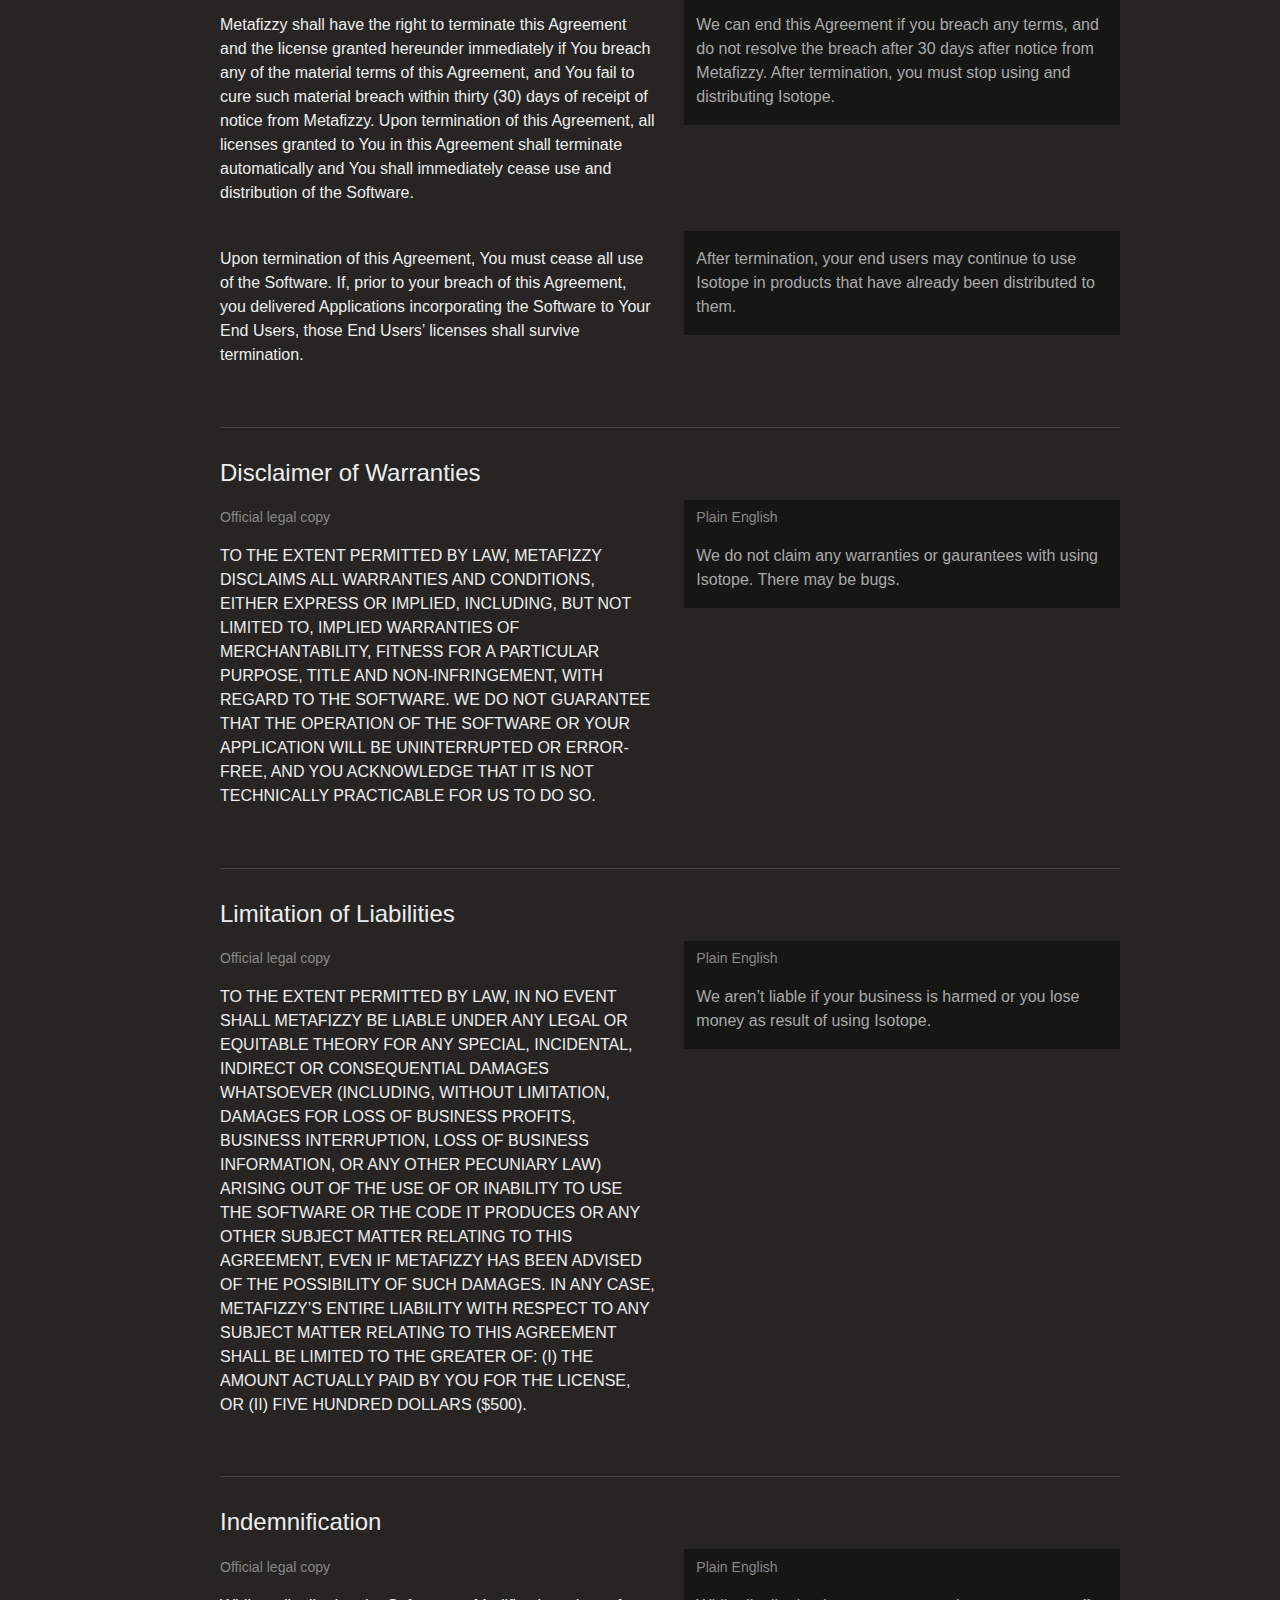
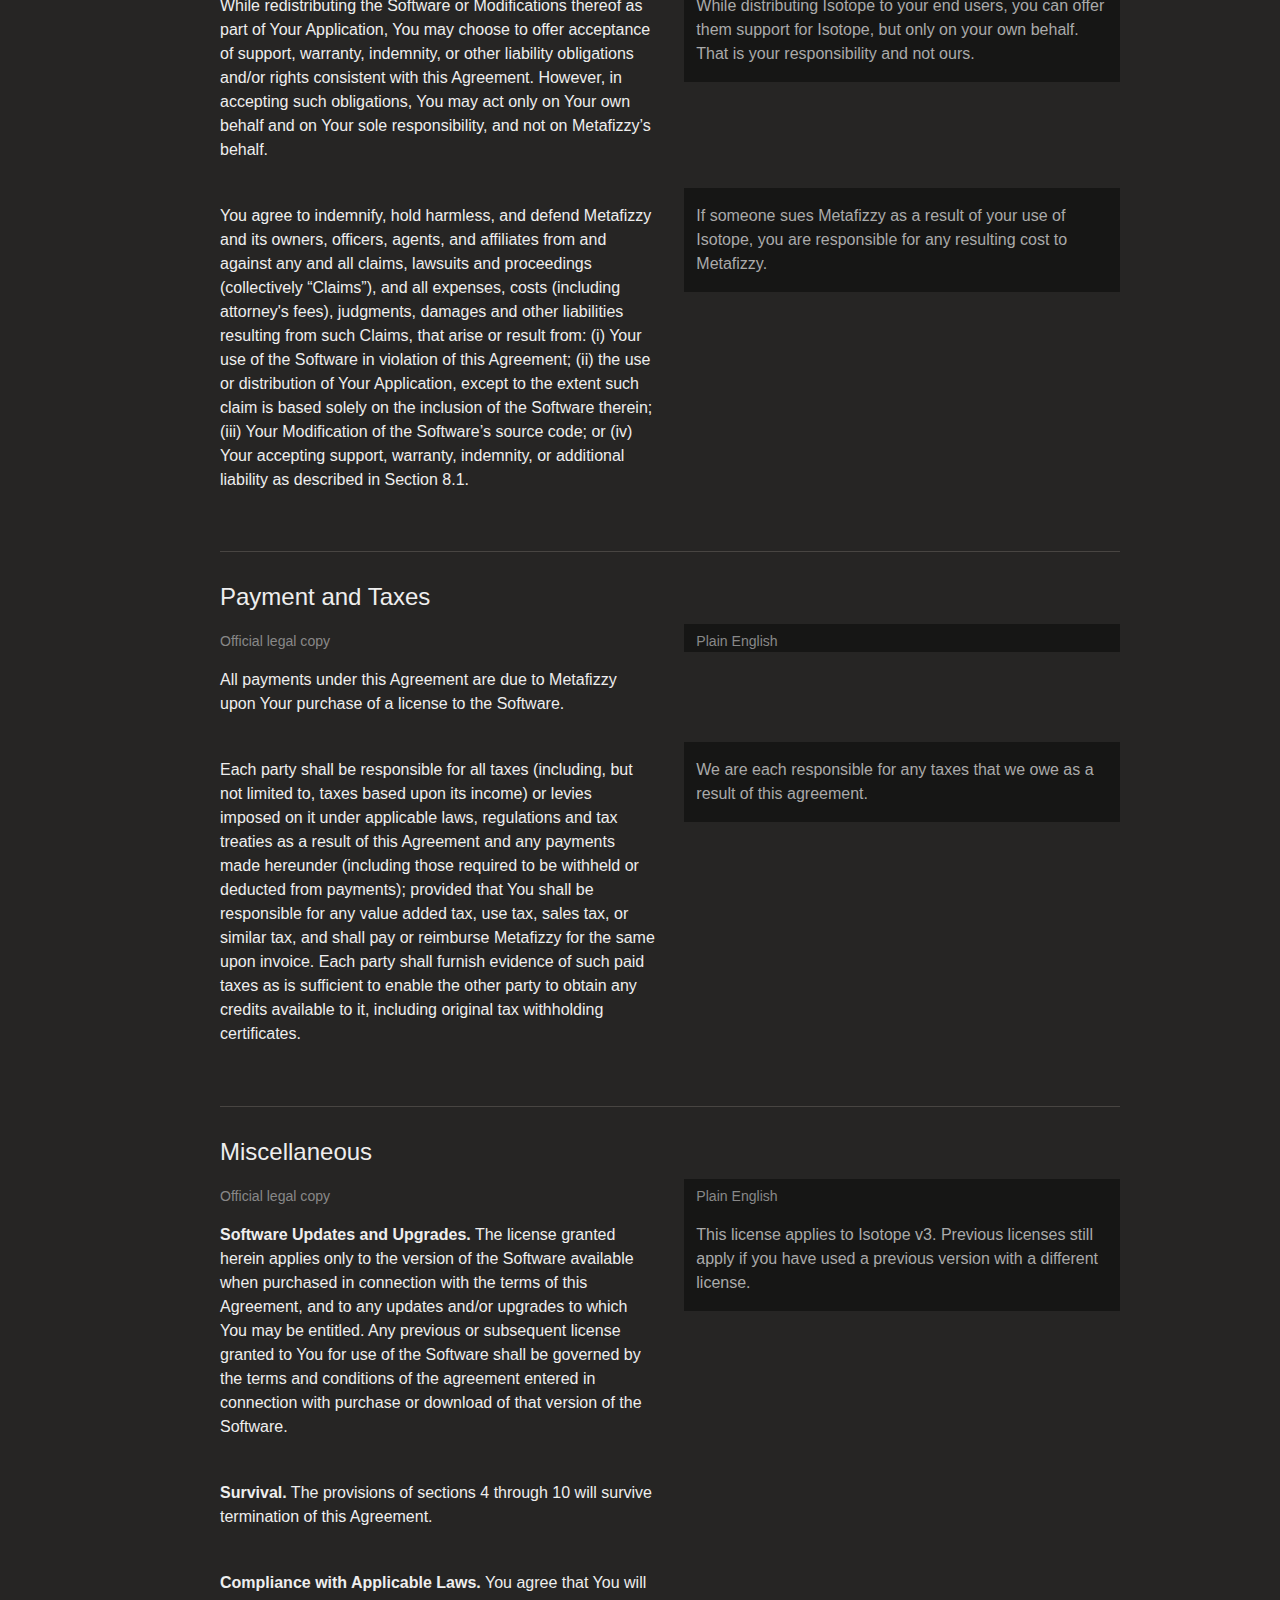
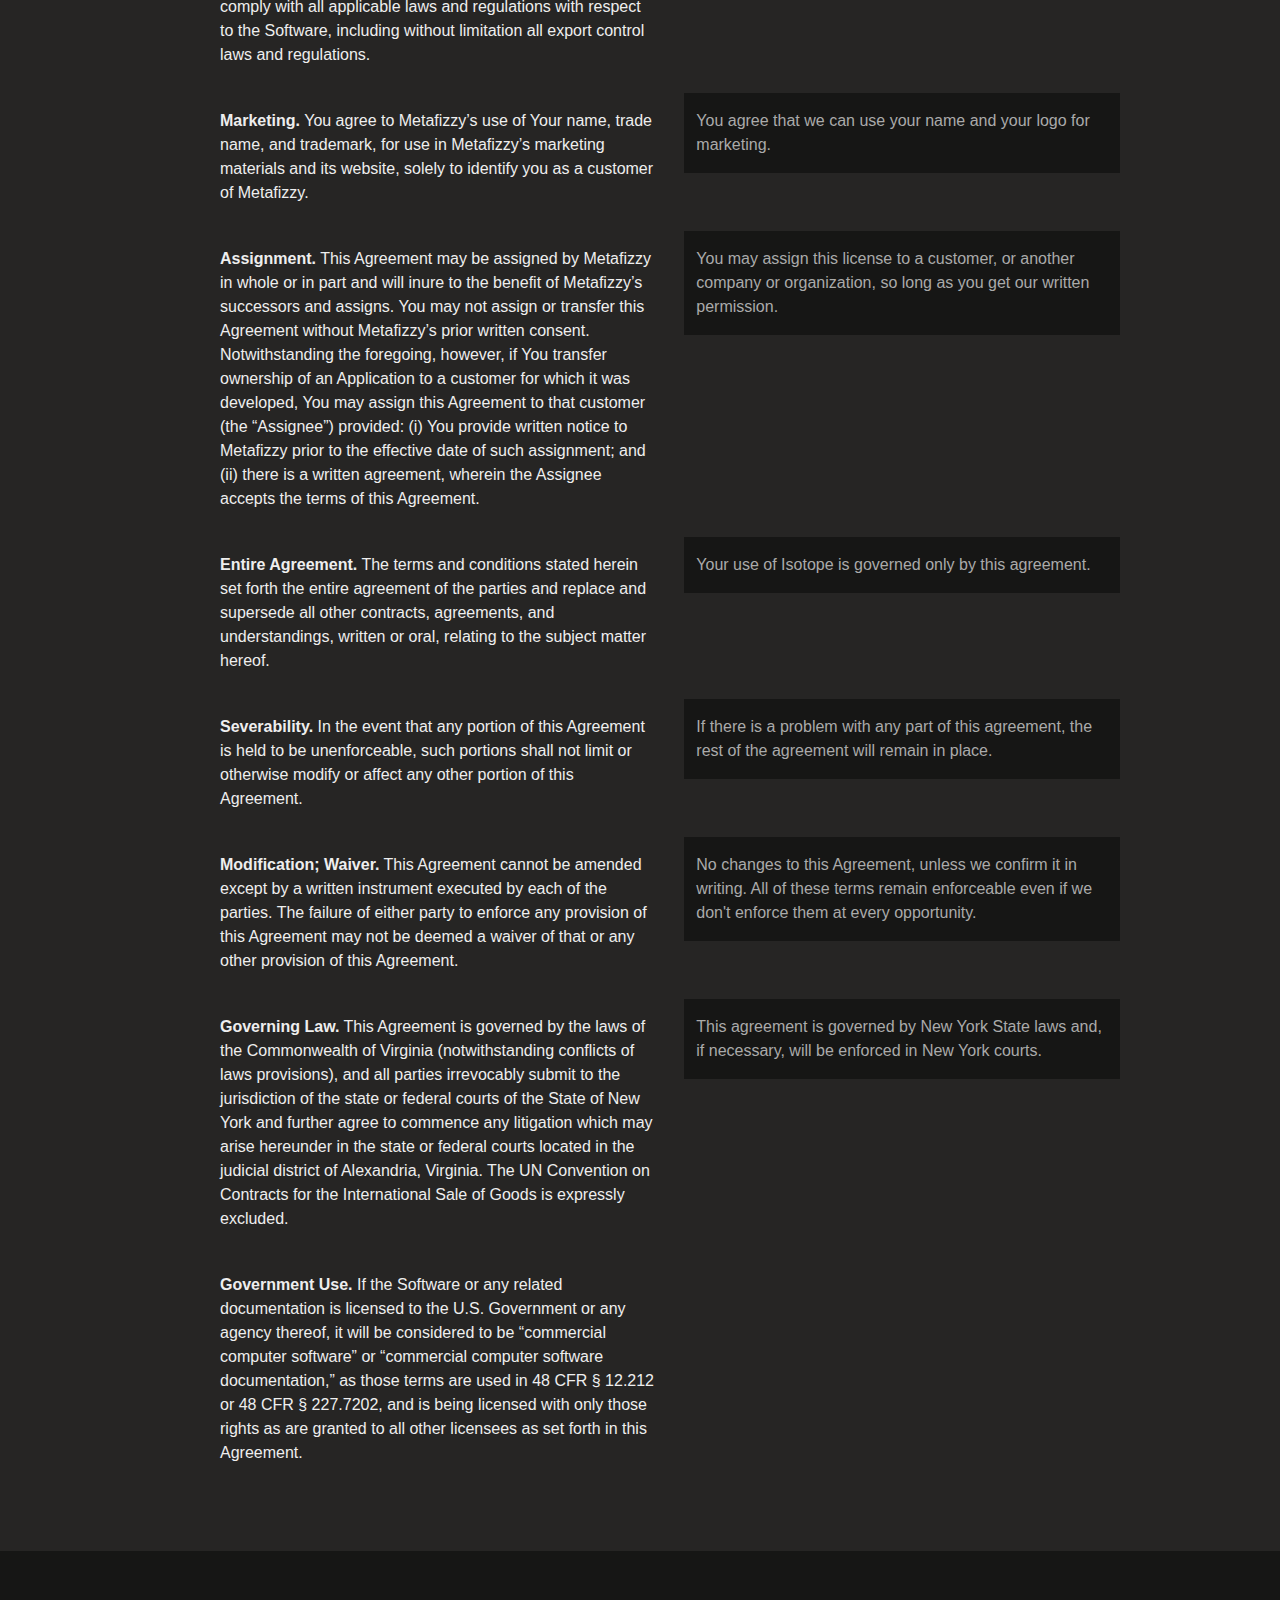
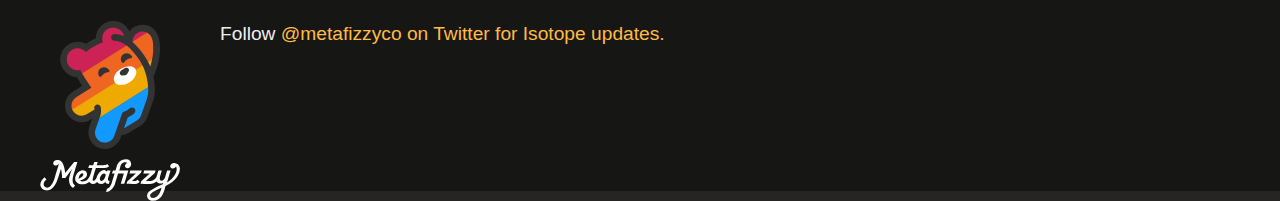
<file: assets/plugins/isotope/license.html>
<!doctype html>
<html class="export" lang="en">
<head>
  <meta charset="utf-8">
  <meta http-equiv="x-ua-compatible" content="ie=edge">
  <meta name="viewport" content="width=device-width">
  <meta name="description" content="filter &amp; sort magical layouts">

  <title>Isotope &#xB7; License</title>

    <!-- Isotope does not require any CSS files -->
    <link rel="stylesheet" href="css/isotope-docs.css" media="screen">

  <meta name="twitter:card" content="summary">
  <meta name="twitter:site" content="@metafizzyco">
  <meta name="twitter:url" content="http://isotope.metafizzy.co/license.html">
  <meta name="twitter:title" content="Isotope License">
  <meta name="twitter:description" content="filter &amp; sort magical layouts">

</head>
<body class="page--license" data-page="license">

  <div class="nav">
    <h1 class="nav__title"><a href=".">Isotope</a></h1>
  
    <ol class="site-nav">
      <li class="site-nav__item site-nav__item--filtering">
        <a class="site-nav__item__link" href="filtering.html">Filtering</a></li>
      <li class="site-nav__item site-nav__item--sorting">
        <a class="site-nav__item__link" href="sorting.html">Sorting</a></li>
      <li class="site-nav__item site-nav__item--layout ">
        <a class="site-nav__item__link" href="layout.html">Layout</a>
      </li>
      <li class="site-nav__item site-nav__item--layout-modes sub-nav-parent">
        <a class="site-nav__item__link" href="layout-modes.html">Layout modes</a>
        <ul class="sub-nav">
            <li class="sub-nav__item sub-nav__item--masonry">
              <a class="sub-nav__item__link" href="layout-modes/masonry.html">masonry</a></li>
            <li class="sub-nav__item sub-nav__item--fitrows">
              <a class="sub-nav__item__link" href="layout-modes/fitrows.html">fitRows</a></li>
            <li class="sub-nav__item sub-nav__item--vertical">
              <a class="sub-nav__item__link" href="layout-modes/vertical.html">vertical</a></li>
            <li class="sub-nav__item sub-nav__item--packery">
              <a class="sub-nav__item__link" href="layout-modes/packery.html">packery</a></li>
            <li class="sub-nav__item sub-nav__item--cellsbyrow">
              <a class="sub-nav__item__link" href="layout-modes/cellsbyrow.html">cellsByRow</a></li>
            <li class="sub-nav__item sub-nav__item--masonryhorizontal">
              <a class="sub-nav__item__link" href="layout-modes/masonryhorizontal.html">masonryHorizontal</a></li>
            <li class="sub-nav__item sub-nav__item--fitcolumns">
              <a class="sub-nav__item__link" href="layout-modes/fitcolumns.html">fitColumns</a></li>
            <li class="sub-nav__item sub-nav__item--cellsbycolumn">
              <a class="sub-nav__item__link" href="layout-modes/cellsbycolumn.html">cellsByColumn</a></li>
            <li class="sub-nav__item sub-nav__item--horiz">
              <a class="sub-nav__item__link" href="layout-modes/horiz.html">horiz</a></li>
        </ul>
      </li>
      <li class="site-nav__item site-nav__item--options">
        <a class="site-nav__item__link" href="options.html">Options</a></li>
      <li class="site-nav__item site-nav__item--methods">
        <a class="site-nav__item__link" href="methods.html">Methods</a></li>
      <li class="site-nav__item site-nav__item--events">
        <a class="site-nav__item__link" href="events.html">Events</a></li>
      <li class="site-nav__item site-nav__item--extras">
        <a class="site-nav__item__link" href="extras.html">Extras</a></li>
      <li class="site-nav__item site-nav__item--license">
        <a class="site-nav__item__link" href="license.html">License</a></li>
      <li class="site-nav__item site-nav__item--faq">
        <a class="site-nav__item__link" href="faq.html">FAQ</a></li>
    </ol>
  
    <ul class="page-nav" data-js-module="page-nav">
<li class="page-nav__item page-nav__item--h2"><a href="#isotope-licenses">Isotope licenses</a></li>
<li class="page-nav__item page-nav__item--h3"><a href="#open-source-license">Open source license</a></li>
<li class="page-nav__item page-nav__item--h3"><a href="#commercial-license">Commercial license</a></li>
<li class="page-nav__item page-nav__item--h3"><a href="#purchasing-a-commercial-license">Purchasing a commercial license</a></li>
<li class="page-nav__item page-nav__item--h3"><a href="#commercial-oem-license">Commercial OEM license</a></li>
<li class="page-nav__item page-nav__item--h2"><a href="#isotope-commercial-license-agreement">Isotope Commercial  License&#xA0;Agreement</a></li>
<li class="page-nav__item page-nav__item--h3"><a href="#definitions">Definitions</a></li>
<li class="page-nav__item page-nav__item--h3"><a href="#commercial-license-grant">Commercial license grant</a></li>
<li class="page-nav__item page-nav__item--h3"><a href="#ownership">Ownership</a></li>
<li class="page-nav__item page-nav__item--h3"><a href="#prohibited-uses">Prohibited Uses</a></li>
<li class="page-nav__item page-nav__item--h3"><a href="#termination">Termination</a></li>
<li class="page-nav__item page-nav__item--h3"><a href="#disclaimer-of-warranties">Disclaimer of Warranties</a></li>
<li class="page-nav__item page-nav__item--h3"><a href="#limitation-of-liabilities">Limitation of Liabilities</a></li>
<li class="page-nav__item page-nav__item--h3"><a href="#indemnification">Indemnification</a></li>
<li class="page-nav__item page-nav__item--h3"><a href="#payment-and-taxes">Payment and Taxes</a></li>
<li class="page-nav__item page-nav__item--h3"><a href="#miscellaneous">Miscellaneous</a></li>
</ul>
  </div>


  <div id="content" class="main">
    <div class="primary-content">
        <h1>License</h1>


<h2 id="isotope-licenses">Isotope licenses</h2>

<p>Isotope has three kinds of licenses: open-source, commercial, and OEM.</p>


<h3 id="open-source-license">Open source license</h3>

<p>The open source license is designed for you to use Isotope to build open source and personal projects. The Isotope open source license is <a href="https://www.gnu.org/licenses/gpl-3.0.html">GPLv3</a>. The GPLv3 has many terms, but the most important is how <a href="https://www.gnu.org/licenses/gpl-3.0.html#section5">it is <em>sticky</em> when you distribute your work publicly</a>. From the <a href="https://www.gnu.org/licenses/gpl-faq.html#GPLRequireSourcePostedPublic">GPL FAQ</a>:</p>

<blockquote>
  <p>If you release the modified version to the public in some way, the GPL requires you to make the modified source code available to the program&apos;s users, under the GPL.</p>
</blockquote>

<p>Releasing your project that uses Isotope under the GPLv3, in turn, requires your project to be licensed under the GPLv3. If you are okay with this, feel free to use Isotope under the GPLv3, without purchasing a commercial license.</p>


<h3 id="commercial-license">Commercial license</h3>

<p>The commercial license is designed to for you to use Isotope in commercial products and applications, without the provisions of the GPLv3. With the commercial license, your code is kept propietary, to yourself. If you want to use Isotope to develop commercial sites, themes, projects, and applications, the commercial license is the appropriate license.</p>


<h3 id="purchasing-a-commercial-license">Purchasing a commercial license</h3>

<p>Purchasing takes a minute. Our purchasing form accepts credit cards or PayPal. Once purchased, you&#x2019;ll receive a commercial license PDF and you will be all set to use Isotope in your commercial applications. With the purchase of a commercial license:</p>

<ul>
  <li>You may use Isotope in as many commercial applications you like.</li>
  <li>You may use Isotope in your own commercial applications and products. For example: premium WordPress, Tumblr, or other CMS themes, plugins and templates.</li>
  <li>Customers and users of your products do not need to purchase their own license &#x2014; so long as they are not developing their own commercial products with Isotope.</li>
</ul>

<p>Commercial Licenses are priced per developer. A developer is someone on your team working on a project that uses Isotope.</p>

<div class="duo">
  <div class="duo__cell duo__cell--license-option">
    <p>The <strong>Isotope Commercial Developer License</strong> is for individual developers. Each individual developer needs to purchase a separate license.</p>
  </div>
  <div class="duo__cell">
      <a class="buy-button" href="https://gumroad.com/l/isotope-dev">
        <span class="buy-button__project">Isotope Commercial</span>
        <span class="buy-button__title">Developer</span>
        <span class="buy-button__license">License</span>
        <span class="buy-button__for">for 1 developer</span>
        <span class="buy-button__price">
          <span class="buy-button__price__dollar">$</span><span class="buy-button__price__value">25</span>
        </span>
      </a>
  </div>
</div>

<div class="duo">
  <div class="duo__cell duo__cell--license-option">
    <p>The <strong>Isotope Commercial Team License</strong> is for up to 8 developers.</p>
  </div>
  <div class="duo__cell">
      <a class="buy-button" href="https://gumroad.com/l/isotope-team">
        <span class="buy-button__project">Isotope Commercial</span>
        <span class="buy-button__title">Team</span>
        <span class="buy-button__license">License</span>
        <span class="buy-button__for">for up to 8 developers</span>
        <span class="buy-button__price">
          <span class="buy-button__price__dollar">$</span><span class="buy-button__price__value">110</span>
        </span>
      </a>
  </div>
</div>

<div class="duo">
  <div class="duo__cell duo__cell--license-option">
    <p>The <strong>Isotope Commercial Organization License</strong> is for an unlimited number of developers. This license covers the entire team no matter how many developers are working on it.</p>
  </div>
  <div class="duo__cell">
      <a class="buy-button" href="https://gumroad.com/l/isotope-org">
        <span class="buy-button__project">Isotope Commercial</span>
        <span class="buy-button__title">Organization</span>
        <span class="buy-button__license">License</span>
        <span class="buy-button__for">for Unlimited developers</span>
        <span class="buy-button__price">
          <span class="buy-button__price__dollar">$</span><span class="buy-button__price__value">320</span>
        </span>
      </a>
  </div>
</div>

<p>Read the <a href="#isotope-commercial-license-agreement">Isotope Commercial License Agreement</a> below for complete terms and details.</p>

<p>For any questions about licensing, contact us <a href="mailto:licensing@metafizzy.co">licensing@metafizzy.co</a>.</p>


<h3 id="commercial-oem-license">Commercial OEM license</h3>

<p>If you want to include Isotope as part of a commercial interface builder, SDK, or toolkit, choose the Commercial OEM license. Commercial OEM licenses are customized for each customer. Contact <a href="mailto:licensing@metafizzy.co?subject=Isotope OEM license">licensing@metafizzy.co</a>.</p>


<div class="commercial-license-agreement" data-js-module="commercial-license-agreement">

<h2 id="isotope-commercial-license-agreement">Isotope Commercial <span data-license-property="title"></span> License&#xA0;Agreement</h2>

<div class="call-out call-out--chill">
  <p>Below are the official Isotope Commercial License terms, as well as a <em>plain English</em> summary of the terms. These summaries are provided for your convenience, but are not binding; your use of Isotope is governed by the full license terms.</p>
</div>

<p>Select Commercial License.</p>

<div class="button-group button-row">
  <button class="button button--developer is-selected" data-license-option="developer">Developer</button>
  <button class="button button--team" data-license-option="team">Team</button>
  <button class="button button--organization" data-license-option="organization">Organization</button>
</div>

<div class="duo duo--legal duo--legal--first">
  <div class="duo__cell duo--legal__official">
    <p id="agreement-p1">This Software License Agreement (the &#x201C;<strong>Agreement</strong>&#x201D;) is between Metafizzy LLC (&#x201C;<strong>Metafizzy</strong>&#x201D;) and <strong>You</strong> (including your agents and affiliates), a commercial licensee of Metafizzy&apos;s software. If you have not purchased a Isotope commercial license from Metafizzy, these terms do not apply to you, and your use of the Metafizzy software is instead governed by the <a href="https://www.gnu.org/licenses/gpl-3.0.html">GNU General Public License, version 3</a>.</p>
  </div>
  <div class="duo__cell duo--legal__plain">
    <p>Purchasing a Isotope Commercial <span data-license-property="title"></span> License applies this Agreement to you. Otherwise, you may use Isotope under the GPLv3.</p>
  </div>
</div>

<h3 id="definitions">Definitions</h3>

<ol class="cla__definitions-list">
  <li>&#x201C;<strong>Application</strong>&#x201D; means any software, application, or elements that Your Licensed Developers develop using the Software or Modifications in accordance with this Agreement.</li>
  <li>&#x201C;<strong>End User</strong>&#x201D; means an end user of Your Application who acquires a license to such solely for their own use and not for distribution, resale, user interface design, or software development purposes.</li>
  <li>&#x201C;<strong>Licensed Developer</strong>&#x201D; shall mean an individual person permitted to use the Software and make Modifications for your Applications, whether such person is Your employee or a consultant or contractor providing services to You. </li>
  <li>&#x201C;<strong>Modification</strong>&#x201D; means any revision, adaptation, or derivative of the Software produced by You.</li>
  <li>The &#x201C;<strong>Software</strong>&#x201D; means Isotope version 3.</li>
</ol>

<h3 id="commercial-license-grant">Commercial license grant</h3>

<div class="duo duo--legal duo--legal--first">
  <div class="duo__cell duo--legal__official">
    <p id="grant-p1" class="cla__part">Subject to the terms of this Agreement, Metafizzy grants to You a revocable, non-exclusive, non-transferable license: (i) for <span data-license-property="for-official">one (1) Licensed Developer</span> to use the Software to create Modifications and Applications; (ii) for You to distribute the Software and/or Modifications to an unlimited number of End Users solely as integrated into the Applications; and (iii) for End Users to use the Software as incorporated into Your Applications in accordance with the terms of this Agreement.</p>
  </div>
  <div class="duo__cell duo--legal__plain">
    <p>This license grants you <span data-license-property="for-plain">one individual Developer</span> to use Isotope for an unlimited amount of Applications. It is not exclusive &#x2014; others companies and developers can use Isotope &#x2014; and is non-transferable &#x2014; you cannot transfer this license to another company.</p>
  </div>
</div>

<div class="duo duo--legal">
  <div class="duo__cell duo--legal__official">
    <p id="grant-p2" class="cla__part">You are entitled to receive all updates to the major version of the Software licensed by you, as well as any later version of the Software that Metafizzy, in writing, explicitly authorizes you to use. (For illustration purposes only, if you purchased a license for version 3.0, this licenses authorizes you to use version 3.9, but not 4.0.) Metafizzy makes no representation that any update will be compatible with your Application.</p>
  </div>
  <div class="duo__cell duo--legal__plain">
    <p>You can use this license with Isotope versions 3.x.x, as well as later versions if we authorize. Later versions of Isotope may not be compatible with your Application.</p>
  </div>
</div>

<h3 id="ownership">Ownership</h3>

<div class="duo duo--legal duo--legal--first">
  <div class="duo__cell duo--legal__official">
    <p id="ownership-p1" class="cla__part">This is a license agreement and not an agreement for sale. Metafizzy reserves ownership of all intellectual property rights inherent in or relating to the Software and corresponding source code, which include all copyright, patent rights, all rights in relation to registered and unregistered trademarks (including service marks), confidential information (including trade secrets and know-how) and all rights other than those expressly granted by this Agreement.</p>
  </div>
  <div class="duo__cell duo--legal__plain">
    <p>This license is for use of Isotope, not ownership of its intellectual property. Metafizzy continues to own Isotope.</p>
  </div>
</div>

<div class="duo duo--legal">
  <div class="duo__cell duo--legal__official">
    <p id="ownership-p2" class="cla__part">You must not remove, obscure or interfere with any copyright, acknowledgment, attribution, trademark, warning or disclaimer statement affixed to, incorporated in or otherwise applied in connection with the Software. Notwithstanding the above, you are permitted to produce, use, and distribute compressed or &#x201C;minified&#x201D; copies of the Software that do not bear the notices contained in the Software&#x2019;s source code, so long as you otherwise comply with the terms of this license.</p>
  </div>
  <div class="duo__cell duo--legal__plain">
    <p>When you distribute your work with Isotope, do not remove or change any disclaimers from the source files. You can however minify the source files, which may remove or change the disclaimers.</p>
  </div>
</div>

<h3 id="prohibited-uses">Prohibited Uses</h3>

<div class="duo duo--legal duo--legal--first">
  <div class="duo__cell duo--legal__official">
    <p id="prohibited-p1" class="cla__part">Your Application must have substantially different functionality than, and must not compete directly with, the Software.</p>
  </div>
  <div class="duo__cell duo--legal__plain">
    <p>You cannot create something very similar to Isotope, like a super-Isotope. Make something unique.</p>
  </div>
</div>

<div class="duo duo--legal">
  <div class="duo__cell duo--legal__official">
    <p id="prohibited-p2" class="cla__part">You may not distribute the Software or Modifications except as included within Your Application.</p> 
    <p id="prohibited-p3" class="cla__part">If You produce an Application for a customer, You are responsible for ensuring that your customer does not make use of the Software except with Applications licensed herein.</p>
  </div>
  <div class="duo__cell duo--legal__plain">
    <p>Do not re-package Isotope unless it&#x2019;s part of your Application.</p>
    <p>Likewise, your customer should be using Isotope as part of your Application.</p>
  </div>
</div>

<div class="duo duo--legal">
  <div class="duo__cell duo--legal__official">
    <p id="prohibited-p4" class="cla__part">Your Application must not enable End Users to produce separate applications that incorporate the Software or Modifications. For example, if Your Application is a development toolkit or library, an application builder, a website builder that can be used to incorporate the Software into a new Application, You must obtain a separate OEM license from Metafizzy.</p>
  </div>
  <div class="duo__cell duo--legal__plain">
    <p>You need to purchase a Commercial OEM License if you are creating an interface builder, SDK, or something that produces copies that each use Isotope.</p>
  </div>
</div>

<h3 id="termination">Termination</h3>

<div class="duo duo--legal  duo--legal--first">
  <div class="duo__cell duo--legal__official">
    <p id="termination-p1" class="cla__part">This Agreement and the license granted hereunder shall continue until terminated in accordance with this Section. Unless otherwise specified in this Agreement, the license shall last as long as Your use of the Software is in compliance with the terms herein. </p>
  </div>
  <div class="duo__cell duo--legal__plain">
    <p>This Agreement applies for as long as you use Isotope.</p>
  </div>
</div>

<div class="duo duo--legal">
  <div class="duo__cell duo--legal__official">
    <p id="termination-p2" class="cla__part">Metafizzy shall have the right to terminate this Agreement and the license granted hereunder immediately if You breach any of the material terms of this Agreement, and You fail to cure such material breach within thirty (30) days of receipt of notice from Metafizzy. Upon termination of this Agreement, all licenses granted to You in this Agreement shall terminate automatically and You shall immediately cease use and distribution of the Software.</p>
  </div>
  <div class="duo__cell duo--legal__plain">
    <p>We can end this Agreement if you breach any terms, and do not resolve the breach after 30 days after notice from Metafizzy. After termination, you must stop using and distributing Isotope.</p>
  </div>
</div>

<div class="duo duo--legal">
  <div class="duo__cell duo--legal__official">
    <p id="termination-p3" class="cla__part">Upon termination of this Agreement, You must cease all use of the Software. If, prior to your breach of this Agreement, you delivered Applications incorporating the Software to Your End Users, those End Users&#x2019; licenses shall survive termination.</p>
  </div>
  <div class="duo__cell duo--legal__plain">
    <p>After termination, your end users may continue to use Isotope in products that have already been distributed to them.</p>
  </div>
</div>

<h3 id="disclaimer-of-warranties">Disclaimer of Warranties</h3>

<div class="duo duo--legal duo--legal--first">
  <div class="duo__cell duo--legal__official">
    <p class="cla__part">TO THE EXTENT PERMITTED BY LAW, METAFIZZY DISCLAIMS ALL WARRANTIES AND CONDITIONS, EITHER EXPRESS OR IMPLIED, INCLUDING, BUT NOT LIMITED TO, IMPLIED WARRANTIES OF MERCHANTABILITY, FITNESS FOR A PARTICULAR PURPOSE, TITLE AND NON-INFRINGEMENT, WITH REGARD TO THE SOFTWARE. WE DO NOT GUARANTEE THAT THE OPERATION OF THE SOFTWARE OR YOUR APPLICATION WILL BE UNINTERRUPTED OR ERROR-FREE, AND YOU ACKNOWLEDGE THAT IT IS NOT TECHNICALLY PRACTICABLE FOR US TO DO SO.</p>
  </div>
  <div class="duo__cell duo--legal__plain">
    <p>We do not claim any warranties or gaurantees with using Isotope. There may be bugs.</p>
  </div>
</div>

<h3 id="limitation-of-liabilities">Limitation of Liabilities</h3>

<div class="duo duo--legal duo--legal--first">
  <div class="duo__cell duo--legal__official">
    <p class="cla__part">TO THE EXTENT PERMITTED BY LAW, IN NO EVENT SHALL METAFIZZY BE LIABLE UNDER ANY LEGAL OR EQUITABLE THEORY FOR ANY SPECIAL, INCIDENTAL, INDIRECT OR CONSEQUENTIAL DAMAGES WHATSOEVER (INCLUDING, WITHOUT LIMITATION, DAMAGES FOR LOSS OF BUSINESS PROFITS, BUSINESS INTERRUPTION, LOSS OF BUSINESS INFORMATION, OR ANY OTHER PECUNIARY LAW) ARISING OUT OF THE USE OF OR INABILITY TO USE THE SOFTWARE OR THE CODE IT PRODUCES OR ANY OTHER SUBJECT MATTER RELATING TO THIS AGREEMENT, EVEN IF METAFIZZY HAS BEEN ADVISED OF THE POSSIBILITY OF SUCH DAMAGES. IN ANY CASE, METAFIZZY&#x2019;S ENTIRE LIABILITY WITH RESPECT TO ANY SUBJECT MATTER RELATING TO THIS AGREEMENT SHALL BE LIMITED TO THE GREATER OF: (I) THE AMOUNT ACTUALLY PAID BY YOU FOR THE LICENSE, OR (II) FIVE HUNDRED DOLLARS ($500).</p>
  </div>
  <div class="duo__cell duo--legal__plain">
    <p>We aren&#x2019;t liable if your business is harmed or you lose money as
result of using Isotope.</p>
  </div>
</div>

<h3 id="indemnification">Indemnification</h3>

<div class="duo duo--legal duo--legal--first">
  <div class="duo__cell duo--legal__official">
    <p class="cla__part">While redistributing the Software or Modifications thereof as part of Your Application, You may choose to offer acceptance of support, warranty, indemnity, or other liability obligations and/or rights consistent with this Agreement. However, in accepting such obligations, You may act only on Your own behalf and on Your sole responsibility, and not on Metafizzy&#x2019;s behalf. </p>
  </div>
  <div class="duo__cell duo--legal__plain">
    <p>While distributing Isotope to your end users, you can offer them support for Isotope, but only on your own behalf. That is your responsibility and not ours.</p>
  </div>
</div>

<div class="duo duo--legal">
  <div class="duo__cell duo--legal__official">
    <p class="cla__part">You agree to indemnify, hold harmless, and defend Metafizzy and its owners, officers, agents, and affiliates from and against any and all claims, lawsuits and proceedings (collectively &#x201C;Claims&#x201D;), and all expenses, costs (including attorney&apos;s fees), judgments, damages and other liabilities resulting from such Claims, that arise or result from: (i) Your use of the Software in violation of this Agreement; (ii) the use or distribution of Your Application, except to the extent such claim is based solely on the inclusion of the Software therein; (iii) Your Modification of the Software&#x2019;s source code; or (iv) Your accepting support, warranty, indemnity, or additional liability as described in Section 8.1.</p>
  </div>
  <div class="duo__cell duo--legal__plain">
    <p>If someone sues Metafizzy as a result of your use of Isotope, you are responsible for any resulting cost to Metafizzy.</p>
  </div>
</div>

<h3 id="payment-and-taxes">Payment and Taxes</h3>

<div class="duo duo--legal duo--legal--first">
  <div class="duo__cell duo--legal__official">
    <p class="cla__part">All payments under this Agreement are due to Metafizzy upon Your purchase of a license to the Software.</p>
  </div>
  <div class="duo__cell duo--legal__plain">
  </div>
</div>

<div class="duo duo--legal">
  <div class="duo__cell duo--legal__official">
    <p class="cla__part">Each party shall be responsible for all taxes (including, but not limited to, taxes based upon its income) or levies imposed on it under applicable laws, regulations and tax treaties as a result of this Agreement and any payments made hereunder (including those required to be withheld or deducted from payments); provided that You shall be responsible for any value added tax, use tax, sales tax, or similar tax,  and shall pay or reimburse Metafizzy for the same upon invoice. Each party shall furnish evidence of such paid taxes as is sufficient to enable the other party to obtain any credits available to it, including original tax withholding certificates.</p>
  </div>
  <div class="duo__cell duo--legal__plain">
    <p>We are each responsible for any taxes that we owe as a result of this agreement.</p>
  </div>
</div>

<h3 id="miscellaneous">Miscellaneous</h3>

<div class="duo duo--legal duo--legal--first">
  <div class="duo__cell duo--legal__official">
    <p class="cla__part"><strong>Software Updates and Upgrades.</strong> The license granted herein applies only to the version of the Software available when purchased in connection with the terms of this Agreement, and to any updates and/or upgrades to which You may be entitled. Any previous or subsequent license granted to You for use of the Software shall be governed by the terms and conditions of the agreement entered in connection with purchase or download of that version of the Software.</p>
  </div>
  <div class="duo__cell duo--legal__plain">
    <p>This license applies to Isotope v3. Previous licenses still apply if you have used a previous version with a different license.</p>
  </div>
</div>

<div class="duo duo--legal">
  <div class="duo__cell duo--legal__official">
    <p class="cla__part"><strong>Survival.</strong> The provisions of sections 4 through 10 will survive termination of this Agreement.</p>
  </div>
  <div class="duo__cell duo--legal__plain">
  </div>
</div>

<div class="duo duo--legal">
  <div class="duo__cell duo--legal__official">
    <p class="cla__part"><strong>Compliance with Applicable Laws.</strong> You agree that You will comply with all applicable laws and regulations with respect to the Software, including without limitation all export control laws and regulations.</p>
  </div>
  <div class="duo__cell duo--legal__plain">
  </div>
</div>

<div class="duo duo--legal">
  <div class="duo__cell duo--legal__official">
    <p class="cla__part"><strong>Marketing.</strong> You agree to Metafizzy&#x2019;s use of Your name, trade name, and trademark, for use in Metafizzy&#x2019;s marketing materials and its website, solely to identify you as a customer of Metafizzy.</p>
  </div>
  <div class="duo__cell duo--legal__plain">
    <p>You agree that we can use your name and your logo for marketing.</p>
  </div>
</div>

<div class="duo duo--legal">
  <div class="duo__cell duo--legal__official">
    <p class="cla__part"><strong>Assignment.</strong> This Agreement may be assigned by Metafizzy in whole or in part and will inure to the benefit of Metafizzy&#x2019;s successors and assigns. You may not assign or transfer this Agreement without Metafizzy&#x2019;s prior written consent. Notwithstanding the foregoing, however, if You transfer ownership of an Application to a customer for which it was developed, You may assign this Agreement to that customer (the &#x201C;Assignee&#x201D;) provided: (i) You provide written notice to Metafizzy prior to the effective date of such assignment; and (ii) there is a written agreement, wherein the Assignee accepts the terms of this Agreement.</p>
  </div>
  <div class="duo__cell duo--legal__plain">
    <p>You may assign this license to a customer, or another company or organization, so long as you get our written permission.</p>
  </div>
</div>

<div class="duo duo--legal">
  <div class="duo__cell duo--legal__official">
    <p class="cla__part"><strong>Entire Agreement.</strong> The terms and conditions stated herein set forth the entire agreement of the parties and replace and supersede all other contracts, agreements, and understandings, written or oral, relating to the subject matter hereof.</p>
  </div>
  <div class="duo__cell duo--legal__plain">
    <p>Your use of Isotope is governed only by this agreement.</p>
  </div>
</div>

<div class="duo duo--legal">
  <div class="duo__cell duo--legal__official">
    <p class="cla__part"><strong>Severability.</strong> In the event that any portion of this Agreement is held to be unenforceable, such portions shall not limit or otherwise modify or affect any other portion of this Agreement.</p>
  </div>
  <div class="duo__cell duo--legal__plain">
    <p>If there is a problem with any part of this agreement, the rest of the agreement will remain in place.</p>
  </div>
</div>

<div class="duo duo--legal">
  <div class="duo__cell duo--legal__official">
    <p class="cla__part"><strong>Modification; Waiver.</strong> This Agreement cannot be amended except by a written instrument executed by each of the parties. The failure of either party to enforce any provision of this Agreement may not be deemed a waiver of that or any other provision of this Agreement.</p>
  </div>
  <div class="duo__cell duo--legal__plain">
    <p>No changes to this Agreement, unless we confirm it in writing. All of these terms remain enforceable even if we don&apos;t enforce them at every opportunity.</p>
  </div>
</div>

<div class="duo duo--legal">
  <div class="duo__cell duo--legal__official">
    <p class="cla__part"><strong>Governing Law.</strong> This Agreement is governed by the laws of the Commonwealth of Virginia (notwithstanding conflicts of laws provisions), and all parties irrevocably submit to the jurisdiction of the state or federal courts of the State of New York and further agree to commence any litigation which may arise hereunder in the state or federal courts located in the judicial district of Alexandria, Virginia. The UN Convention on Contracts for the International Sale of Goods is expressly excluded.</p>
  </div>
  <div class="duo__cell duo--legal__plain">
    <p>This agreement is governed by New York State laws and, if necessary, will be enforced in New York courts.</p>
  </div>
</div>

<div class="duo duo--legal">
  <div class="duo__cell duo--legal__official">
    <p class="cla__part"><strong>Government Use.</strong> If the Software or any related documentation is licensed to the U.S. Government or any agency thereof, it will be considered to be &#x201C;commercial computer software&#x201D; or &#x201C;commercial computer software documentation,&#x201D; as those terms are used in 48 CFR &#xA7; 12.212 or 48 CFR &#xA7; 227.7202, and is being licensed with only those rights as are granted to all other licensees as set forth in this Agreement.</p>
  </div>
  <div class="duo__cell duo--legal__plain">
  </div>
</div>

</div> 
    </div>
  </div>

  <div class="site-footer">
  
    <div class="primary-content">
  
      <p class="footer-copy">Follow <a href="https://twitter.com/metafizzyco">@metafizzyco on Twitter for Isotope updates.</a></p>
  
    </div>
  
    <div class="site-footer__brand">
      <a class="site-footer__brand__link" href="http://metafizzy.co">
        <svg class="metafizzy-logo" viewbox="0 0 400 512">
          <path fill="#333" d="M329.4 15c-25 0-44 15-52 26.4C271 27 251 0 213 0c-39 0-69 30.4-70 69-9 3.6-32 17-38 22-10-5-21-8-33-8-35 0-71 27.4-71 71.6 0 40 34.4 68.4 65.6 69.5 6 10 13 21 22.5 35 0.6 0-38 23.5-38 23.5-15 9.5-31 27-31 56.5 0 38.4 32 66 66 66 12.4 0 24.5-3 35-10l8-5-12 34c-15 46 20 88 62.5 88 28 0 53.4-18 63-45l3.6-10c9.6 -1 19-4 28-9l47.5-29c13-8 23-20 28-35l23.5-67c9.6-27 7-64 1-95 4-8 26-57 26-113 0-79-43-94-70-94z"/>
          <clippath id="metafizzy-logo__body">
            <path d="M290.4 84c-1-18 10-34 27.6-40 21-7 43 5 50 26 11 34 4 75-7 112-8-23-37-68-71-98zm31 77.4c-30-45-65-82-104-82-7 0-13-6-13-14 0-7 6.4-13 14-13 22 0.6 36.6 8 37.5 8-5-26-38-45-66-28-18 11-26 33.6-18 53-19 5.4-55 27-68 38.5-14-16-38-20-56-9-21 13-27 40-15 61 10 17 29.6 24 47.6 20 8 15 23 38 45 71l-61 38C46 317 40 342 52 360c13 20 38 23.4 55 13 11.6-7 31-19 31-19 0-2 0-4 -1-5-1-7 4-14 11-15 7-1 14 4 15 11 2.5 15 0 27-1 32 0 0-11 31-20 57-9 28 12.5 53 37 53 15 0 32-9 38-27l31-89c1-4 4-7 8-8 12.6-4 23-14 23-14 5.4-5 14-4 19 1 5 5.4 4.5 14 -1 19 0 0.5-11 10-26 17l-15 43c1 -1 2.6-1 4-2l47.5-29c8-5 14-12 17-21l23.5-67c14-41-3-112-26-147z"/>
          </clippath>
          <g clip-path="url(#metafizzy-logo__body)">
            <path fill="#C25" d="M-65 186l379-238 55 87L-11 273z"/>
            <path fill="#E62" d="M-11 272l379-238 55 87-379 239z"/>
            <path fill="#EA0" d="M43 358l379-238 46 73-379 238z"/>
            <path fill="#19F" d="M89 430l379-238 55 87-379 239z"/>
          </g>
          <ellipse transform="rotate(-121.393 260.234 218.053)" fill="#FFF" cx="260" cy="218" rx="32" ry="49"/>
          <path fill="#333" d="M196.4 196c6.6 11-8 7-19 14-11 6.6-14 21-21 10-7-11-3-25 8-32 11-7 25-3 32 8zM287 140c6.6 11-8 7-19 14s-14 21-21 10-3-25 8-32c11-7 25-3 32 8z"/>
          <path fill="#333" d="M243 199l17.4-11c5-3 11-1 14 3 2 3 2 7 0 10.5l-6 10c-2 3-4 4.4-8 5l-11 1c-4 0-7-1-9-5-3-5-1-11 3.5-14z"/>
        </svg>
        <svg class="metafizzy-wordmark" xmlns="http://www.w3.org/2000/svg" width="1000" height="300" viewbox="0 0 1000 300">
          <path d="M491 121l13-39H480l-3 8c-23-31-63 7-72 41-4 10-12 25-23 25-13 0 0-35 6-56v 0c4-12 11-36 11-36H423c25 0 51 5 71-13l-14-15c-9 8-17 8-27 8h-48l7-23h-25L380 44h-29l-6 21H374l-6 19c-7 22-11 49-30 64-14 10-38 17-53 7 19-8 51-21 51-45 0-13-8-29-28-29-39 0-57 40-57 60 0 25 24 40 49 40 21 0 39-7 54-19 3 9 11 16 24 16 13 0 23-5 30-14 7 10 19 16 33 14 11-1 19-7 25-14 4 8 11 14 25 15L498 157c-21-1-10-26-7-36zM277 132c3-10 13-33 28-29 5 1 6 7 4 12-4 12-20 20-33 26 0-3 0-6 1-8zm166 24c-9 3-14-2-15-11-3-19 25-60 42-33l-4 14c-3 12-12 26-23 30zm-192 33L236 207c-31-18-33-59-24-87 10-31 19-50 19-50l-50 65h-23c 0-18-4-50-8-65L136 115c-13 44-37 119-97 109-18-3-32-16-36-34-4-23 12-45 30-60l13 17c-14 11-29 33-13 50 13 14 31 6 42-5 23-22 30-56 38-86C121 82 135 35 135 35c 0 0 -1-1-1-1-5 9-15 14-25 13-11-1-17-11-14-21 3-10 14-18 25-18 15 0 23 1 34 12 14 13 23 50 26 80L244 21h23l-28 94c-7 23-13 59 12 74zM649 48c-2 6-11 18-24 18-14 0-20-11-17-21 3-8 9-14 17-16-8-9-28-7-38 2-9 8-12 20-15 31l-6 21h65l-29 94h-25l22-73H558s-14 48-22 72c-8 27-34 57-64 59L478 212c16-1 29-25 34-41 4-13 18-58 21-68h-19l7-21H539c4-12 7-24 11-36C559 21 583 1 614 1c28 0 42 21 35 47zm78 35h-82l-6 21H685l-62 56-5 17c39 0 75 9 94-15l-16-14c-11 13-27 9-39 10L721 99l6-17zM999 70c0 38-27 89-102 123-2 6-4 12-5 18-7 24-23 88-86 88-22 0-41-12-41-36 0-26 23-38 36-46 24-14 50-25 76-36l3-9c-4 2-8 3-13 3-13 1-28-4-35-15-10 8-23 14-35 17-22 5-57 0-79 0l5-18 61-55h-46l6-21h82l-6 17-64 58c11 0 22 0 33 0 14-1 31-10 41-26 3-4 16-50 16-50h24l-11 38c-4 13-7 35 8 35 12 0 23-13 26-23l15-50h25l-26 85c72-42 76-101 64-114-5 9-15 16-26 14-11-1-17-11-14-21 3-10 14-18 25-18 34 0 44 27 44 44zM867 206l-15 7c-14 7-30 13-48 25-10 7-23 19-15 32 6 11 24 9 34 5 13-6 26-19 32-32 6-11 9-24 13-37z"/>
        </svg>
      </a>
    </div>
  
  </div>

<!-- Looking for isotope.js? Use isotope.pkgd.min.js -->
<!-- Isotope does NOT require jQuery. But it does make things easier -->
<script src="https://code.jquery.com/jquery-2.2.3.min.js"></script>
<script>window.jQuery || document.write('<script src="js/jquery.min.js"><\/script>')</script>

  <script src="js/isotope-docs.min.js"></script>


</body>
</html>
</file>
<file: assets/plugins/isotope/css/isotope-docs.css>
/*! normalize.css v4.1.1 | MIT License | github.com/necolas/normalize.css */

/**
 * 1. Change the default font family in all browsers (opinionated).
 * 2. Prevent adjustments of font size after orientation changes in IE and iOS.
 */

html {
  font-family: sans-serif; /* 1 */
  -ms-text-size-adjust: 100%; /* 2 */
  -webkit-text-size-adjust: 100%; /* 2 */
}

/**
 * Remove the margin in all browsers (opinionated).
 */

body {
  margin: 0;
}

/* HTML5 display definitions
   ========================================================================== */

/**
 * Add the correct display in IE 9-.
 * 1. Add the correct display in Edge, IE, and Firefox.
 * 2. Add the correct display in IE.
 */

article,
aside,
details, /* 1 */
figcaption,
figure,
footer,
header,
main, /* 2 */
menu,
nav,
section,
summary { /* 1 */
  display: block;
}

/**
 * Add the correct display in IE 9-.
 */

audio,
canvas,
progress,
video {
  display: inline-block;
}

/**
 * Add the correct display in iOS 4-7.
 */

audio:not([controls]) {
  display: none;
  height: 0;
}

/**
 * Add the correct vertical alignment in Chrome, Firefox, and Opera.
 */

progress {
  vertical-align: baseline;
}

/**
 * Add the correct display in IE 10-.
 * 1. Add the correct display in IE.
 */

template, /* 1 */
[hidden] {
  display: none;
}

/* Links
   ========================================================================== */

/**
 * 1. Remove the gray background on active links in IE 10.
 * 2. Remove gaps in links underline in iOS 8+ and Safari 8+.
 */

a {
  background-color: transparent; /* 1 */
  -webkit-text-decoration-skip: objects; /* 2 */
}

/**
 * Remove the outline on focused links when they are also active or hovered
 * in all browsers (opinionated).
 */

a:active,
a:hover {
  outline-width: 0;
}

/* Text-level semantics
   ========================================================================== */

/**
 * 1. Remove the bottom border in Firefox 39-.
 * 2. Add the correct text decoration in Chrome, Edge, IE, Opera, and Safari.
 */

abbr[title] {
  border-bottom: none; /* 1 */
  text-decoration: underline; /* 2 */
  text-decoration: underline dotted; /* 2 */
}

/**
 * Prevent the duplicate application of `bolder` by the next rule in Safari 6.
 */

b,
strong {
  font-weight: inherit;
}

/**
 * Add the correct font weight in Chrome, Edge, and Safari.
 */

b,
strong {
  font-weight: bolder;
}

/**
 * Add the correct font style in Android 4.3-.
 */

dfn {
  font-style: italic;
}

/**
 * Correct the font size and margin on `h1` elements within `section` and
 * `article` contexts in Chrome, Firefox, and Safari.
 */

h1 {
  font-size: 2em;
  margin: 0.67em 0;
}

/**
 * Add the correct background and color in IE 9-.
 */

mark {
  background-color: #ff0;
  color: #000;
}

/**
 * Add the correct font size in all browsers.
 */

small {
  font-size: 80%;
}

/**
 * Prevent `sub` and `sup` elements from affecting the line height in
 * all browsers.
 */

sub,
sup {
  font-size: 75%;
  line-height: 0;
  position: relative;
  vertical-align: baseline;
}

sub {
  bottom: -0.25em;
}

sup {
  top: -0.5em;
}

/* Embedded content
   ========================================================================== */

/**
 * Remove the border on images inside links in IE 10-.
 */

img {
  border-style: none;
}

/**
 * Hide the overflow in IE.
 */

svg:not(:root) {
  overflow: hidden;
}

/* Grouping content
   ========================================================================== */

/**
 * 1. Correct the inheritance and scaling of font size in all browsers.
 * 2. Correct the odd `em` font sizing in all browsers.
 */

code,
kbd,
pre,
samp {
  font-family: monospace, monospace; /* 1 */
  font-size: 1em; /* 2 */
}

/**
 * Add the correct margin in IE 8.
 */

figure {
  margin: 1em 40px;
}

/**
 * 1. Add the correct box sizing in Firefox.
 * 2. Show the overflow in Edge and IE.
 */

hr {
  box-sizing: content-box; /* 1 */
  height: 0; /* 1 */
  overflow: visible; /* 2 */
}

/* Forms
   ========================================================================== */

/**
 * 1. Change font properties to `inherit` in all browsers (opinionated).
 * 2. Remove the margin in Firefox and Safari.
 */

button,
input,
select,
textarea {
  font: inherit; /* 1 */
  margin: 0; /* 2 */
}

/**
 * Restore the font weight unset by the previous rule.
 */

optgroup {
  font-weight: bold;
}

/**
 * Show the overflow in IE.
 * 1. Show the overflow in Edge.
 */

button,
input { /* 1 */
  overflow: visible;
}

/**
 * Remove the inheritance of text transform in Edge, Firefox, and IE.
 * 1. Remove the inheritance of text transform in Firefox.
 */

button,
select { /* 1 */
  text-transform: none;
}

/**
 * 1. Prevent a WebKit bug where (2) destroys native `audio` and `video`
 *    controls in Android 4.
 * 2. Correct the inability to style clickable types in iOS and Safari.
 */

button,
html [type="button"], /* 1 */
[type="reset"],
[type="submit"] {
  -webkit-appearance: button; /* 2 */
}

/**
 * Remove the inner border and padding in Firefox.
 */

button::-moz-focus-inner,
[type="button"]::-moz-focus-inner,
[type="reset"]::-moz-focus-inner,
[type="submit"]::-moz-focus-inner {
  border-style: none;
  padding: 0;
}

/**
 * Restore the focus styles unset by the previous rule.
 */

button:-moz-focusring,
[type="button"]:-moz-focusring,
[type="reset"]:-moz-focusring,
[type="submit"]:-moz-focusring {
  outline: 1px dotted ButtonText;
}

/**
 * Change the border, margin, and padding in all browsers (opinionated).
 */

fieldset {
  border: 1px solid #c0c0c0;
  margin: 0 2px;
  padding: 0.35em 0.625em 0.75em;
}

/**
 * 1. Correct the text wrapping in Edge and IE.
 * 2. Correct the color inheritance from `fieldset` elements in IE.
 * 3. Remove the padding so developers are not caught out when they zero out
 *    `fieldset` elements in all browsers.
 */

legend {
  box-sizing: border-box; /* 1 */
  color: inherit; /* 2 */
  display: table; /* 1 */
  max-width: 100%; /* 1 */
  padding: 0; /* 3 */
  white-space: normal; /* 1 */
}

/**
 * Remove the default vertical scrollbar in IE.
 */

textarea {
  overflow: auto;
}

/**
 * 1. Add the correct box sizing in IE 10-.
 * 2. Remove the padding in IE 10-.
 */

[type="checkbox"],
[type="radio"] {
  box-sizing: border-box; /* 1 */
  padding: 0; /* 2 */
}

/**
 * Correct the cursor style of increment and decrement buttons in Chrome.
 */

[type="number"]::-webkit-inner-spin-button,
[type="number"]::-webkit-outer-spin-button {
  height: auto;
}

/**
 * 1. Correct the odd appearance in Chrome and Safari.
 * 2. Correct the outline style in Safari.
 */

[type="search"] {
  -webkit-appearance: textfield; /* 1 */
  outline-offset: -2px; /* 2 */
}

/**
 * Remove the inner padding and cancel buttons in Chrome and Safari on OS X.
 */

[type="search"]::-webkit-search-cancel-button,
[type="search"]::-webkit-search-decoration {
  -webkit-appearance: none;
}

/**
 * Correct the text style of placeholders in Chrome, Edge, and Safari.
 */

::-webkit-input-placeholder {
  color: inherit;
  opacity: 0.54;
}

/**
 * 1. Correct the inability to style clickable types in iOS and Safari.
 * 2. Change font properties to `inherit` in Safari.
 */

::-webkit-file-upload-button {
  -webkit-appearance: button; /* 1 */
  font: inherit; /* 2 */
}

/*

COLORS

dark brown #262524
dark dark brown #161615
link orange #FB4
blue #4BF
green #1FB


*/

* {
  -webkit-box-sizing: border-box;
     -moz-box-sizing: border-box;
          box-sizing: border-box;
}

/* font-size on html for rem*/
html {
  font-family: Texta, sans-serif;
  font-size: 17px;
  line-height: 1.5;
}

html.export {
  font-family: sans-serif;
  font-size: 15px;
}

body {
  color: #EEE;
  background: #262524;
}

/* ---- links ---- */

a,
a code {
  color: #FB4;
  text-decoration: none;
}

a:hover,
a:hover code {
  color: #4BF;
}

a:active,
a:active code {
  color: #1FB;
  background: #161615;
}

/* ---- headers ---- */

h1, h2, h3, h4 {
  line-height: 1.25;
}

h1 {
  font-weight: bold;
  font-size: 2.65em;
  margin-bottom: 0.2em;
  margin-top: 2.0em;
}

h1:first-child { margin-top: 0; }

h2 {
  font-weight: bold;
}

h3 {
  font-weight: normal;
  font-size: 1.4em;
  margin-top: 2.0em;
  margin-bottom: 0.8em;
}

h4 {
  text-transform: uppercase;
  letter-spacing: 0.1em;
  font-size: 1.1em;
}

/* ---- lists ---- */

ul, ol {
  padding-left: 1.8em;
}

/* ---- code ---- */

pre, code {
  font-family: Consolas, Menlo, monospace;
  font-size: 14px;
  background: #161615;
  color: white;
}

pre {
  padding: 0.8em;
  border-radius: 5px;
  white-space: pre-wrap;
}

code {
  padding: 0.2em 0.3em;
  line-height: 1.2;
  border-radius: 3px;
}

pre code {
  padding: 0;
  line-height: 1.5;
  background: none;
}

a code {
  background: #A2C;
  color: white;
}

a:hover code {
  color: white;
  background: #D26;
}

.clearfix:after {
  content: '';
  clear: both;
  display: block;
}

@media screen and ( min-width: 768px ) {

  html {
    font-size: 19px;
  }

  html.export { font-size: 16px; }

  pre, code, kbd {
    font-size: 15px;
  }

}

/* Code
------------------------- */



code .string,
code .tag .value { color: #0C4; }
code .number, /* integer */
code .cp, /* doctype */
code .literal { color: #38F; } /*boolean*/
code .keyword { color: #F73; } /* keyword */
code .kd, /* storage */
code .attribute { color: #DC8; } /* markup attribute */
code .title { color: #9CF; }
code .params { color: #98D; }
code .regexp  { color: #FC8; } /* regex */
code .o  { color: #F63; }   /* operator */
code .nb { color: #AA97AC;} /* support */
code .built_in { color: #DD8; }

/* comment */
code .comment { color: #999; font-style: italic; }

code .tag { color: #6CF; } /* Markup open tag */

code .id { color: #ABC; } /* css id */
code .class,
code .selector-class { color: #C95; }  /* CSS class */
code .rules { color: #FED; }
code .m  { color: #DE8E50; } /* CSS value */
code .nd { color: #9FAD7E; } /* CSS pseudo selector */
code .hexcolor { color: #F63; }
code .at_rule { color: #088; }


/* isotope keywords */
code .isotope_var { color: #F3F; }
code .jquery_var { color: #DF8; }
code .isotope_keyword { color: #0FF; text-decoration: underline; }

.code-display code {
  font-size: 18px;
}

/* web fonts
------------------------- */

/*@import url("//hello.myfonts.net/count/2d333f");*/

/*
  Just use WOFF2 and WOFF for webfonts
  http://css-tricks.com/snippets/css/using-font-face/ */

/* Texta Heavy */
@font-face {
  font-family: 'Texta';
  font-weight: bold;
  font-style: normal;
  src: url('../fonts/2D333F_0_0.woff2') format('woff2'),
    url('../fonts/2D333F_0_0.woff') format('woff');
}

/* Texta Italic */
@font-face {
  font-family: 'Texta';
  font-weight: normal;
  font-style: italic;
  src: url('../fonts/2D333F_1_0.woff2') format('woff2'),
    url('../fonts/2D333F_1_0.woff') format('woff');
}

/* Texta Regular */
@font-face {
  font-family: 'Texta';
  src: url('../fonts/2D333F_2_0.woff2') format('woff2'),
    url('../fonts/2D333F_2_0.woff') format('woff');
}

@font-face {
	font-family: 'icomoon';
	src:url('../fonts/icomoon.eot');
	src:url('../fonts/icomoon.eot?#iefix') format('embedded-opentype'),
		url('../fonts/icomoon.woff') format('woff'),
		url('../fonts/icomoon.ttf') format('truetype'),
		url('../fonts/icomoon.svg#icomoon') format('svg');
	font-weight: normal;
	font-style: normal;
}

/* Use the following CSS code if you want to use data attributes for inserting your icons */
[data-icon]:before {
	font-family: 'icomoon';
	content: attr(data-icon);
	speak: none;
	font-weight: normal;
	font-variant: normal;
	font-style: normal;
	text-transform: none;
	line-height: 1;
	-webkit-font-smoothing: antialiased;
}

/* Use the following CSS code if you want to have a class per icon */
/*
Instead of a list of all class selectors,
you can use the generic selector below, but it's slower:
[class*="icon-"] {
*/
.icon {
	font-family: 'icomoon';
	speak: none;
	font-style: normal;
	font-weight: normal;
	font-variant: normal;
	text-transform: none;
	line-height: 1;
	-webkit-font-smoothing: antialiased;
}
.icon-file-download:before {
	content: "\e001";
}
.icon-folder-download:before {
	content: "\e002";
}
.icon-github:before {
	content: "\e000";
}

/* main
------------------------- */

.main h1 {
  font-size: 3.8rem;
}

.main h2 {
  font-size: 1.6rem;
  font-weight: normal;
  border-top: 2px solid #484542;
  padding-top: 1.1em;
  margin-top: 1.4em;
}

.main h2:target {
  padding-left: 0.5em;
  background: #D26;
  color: white;
}

.main h3 {
  font-size: 1.3rem;
  border-top: 1px solid #484542;
  padding-top: 0.8em;
  margin: 1.4em 0 0.5em;
}


@media screen and ( min-width: 800px ) {

  .main {
    padding-top: 20px;
    min-height: 540px; /* space so footer doesn't overlap */
  }

  .main h2 {
    font-size: 2.4rem;
  }

  .main h3 {
    font-size: 1.5rem;
    padding-top: 30px;
  }


}


/* ---- instruction ---- */

.instruction {
  font-size: 18px;
  margin-bottom: 0.2em;
  color: #888;
}

/* ---- notification ---- */

/* bootstrap 3
------------------------- */

.bootstrap-3__container-fluid {
  padding-right: 15px;
  padding-left: 15px;
  margin-right: auto;
  margin-left: auto;
}

.bootstrap-3__col-xs-4,
.bootstrap-3__col-xs-6,
.bootstrap-3__col-xs-8,
.bootstrap-3__col-xs-12 {
  padding-right: 15px;
  padding-left: 15px;
}

.bootstrap-3__col-xs-4 { width: 33.333%; }
.bootstrap-3__col-xs-6 { width: 50%; }
.bootstrap-3__col-xs-8 { width: 66.666%; }

.bootstrap-3__grid-item-content {
  height: 100px;
  background: #e6e5e4;
  border: 2px solid #b6b5b4;
  border-color: hsla(0, 0%, 0%, 0.4);
}

.bootstrap-3__grid-item-content--height2 { height: 200px; }

/* sm */
@media (min-width: 768px) {
  .bootstrap-3__col-sm-4 { width: 33.333%; }
  .bootstrap-3__col-sm-8 { width: 66.666%; }
}

/* md */
@media (min-width: 992px) {
  .bootstrap-3__col-md-3 { width: 25%; }
  .bootstrap-3__col-md-6 { width: 50%; }
}

/* animate-item-size-item
------------------------- */

.animate-item-size-item {
  float: left;
}

/* animate-item-size-item is invisible, but used for layout */
.animate-item-size-item,
.animate-item-size-item__content {
  width: 60px;
  height: 60px;
}

/* animate-item-size-item__content is visible, and transitions size */
.animate-item-size-item__content {
  background: #8DF;
  border: 2px solid #333;
  border-color: hsla(0, 0%, 0%, 0.7);
  -webkit-transition: width 0.4s, height 0.4s;
     -moz-transition: width 0.4s, height 0.4s;
       -o-transition: width 0.4s, height 0.4s;
          transition: width 0.4s, height 0.4s;
}

.animate-item-size-item:hover .animate-item-size-item__content {
  border-color: white;
  background: #4BF;
  cursor: pointer;
}

/* both animate-item-size-item and animate-item-size-item content change size */
.animate-item-size-item.is-expanded,
.animate-item-size-item.is-expanded .animate-item-size-item__content {
  width: 180px;
  height: 120px;
}

.animate-item-size-item.is-expanded {
  z-index: 2;
}

.animate-item-size-item.is-expanded .animate-item-size-item__content {
  background: #F90;
}

/* ---- responsive ---- */

.grid--animate-item-size-responsive .animate-item-size-item,
.grid--animate-item-size-responsive .grid-sizer {
  width: 20%;
}

.grid--animate-item-size-responsive .animate-item-size-item__content,
.grid--animate-item-size-responsive .animate-item-size-item.is-expanded .animate-item-size-item__content {
  width: 100%;
  height: 100%;
}

/* item has expanded size */
.grid--animate-item-size-responsive .animate-item-size-item.is-expanded {
  width: 60%;
}

/* button
------------------------- */

.button {
  display: inline-block;
  padding: 5px 15px;
  margin-bottom: 10px;
  background: #EEE;
  border: none;
  border-radius: 7px;
  background-image: linear-gradient( to bottom, hsla(0, 0%, 0%, 0), hsla(0, 0%, 0%, 0.2) );
  color: #222;
  font-weight: 500;
  text-shadow: 0 1px white;
  cursor: pointer;
}

.button:hover {
  background-color: #8CF;
  text-shadow: 0 1px hsla(0, 0%, 100%, 0.5);
  color: #222;
}

.button:active,
.button.is-checked,
.button.is-selected {
  background-color: #28F;
}

.button.is-checked,
.button.is-selected {
  color: white;
  text-shadow: 0 -1px hsla(0, 0%, 0%, 0.8);
}

.button:active {
  box-shadow: inset 0 1px 10px hsla(0, 0%, 0%, 0.8);
}

/* hide radio inputs */
.button input[type="radio"] { display: none; }

/* ---- button-group ---- */

.button-group:after {
  content: '';
  display: block;
  clear: both;
}

.button-group .button {
  float: left;
  border-radius: 0;
  margin-right: 1px;
}

.button-group .button:first-child { border-radius: 0.5em 0 0 0.5em; }
.button-group .button:last-child { border-radius: 0 0.5em 0.5em 0; }

/* buy-button
------------------------- */

.buy-button {
  display: block;
  margin-bottom: 10px;
  line-height: 1.3em;
  border-radius: 8px;
  padding: 10px 100px 10px 10px;
  background: #161615;
  color: #1FB;
  position: relative;
  text-align: center;

}

.buy-button__for {
  display: block;
  font-style: italic;
}

.buy-button__price {
  position: absolute;
  right: 0;
  top: 0;
  height: 100%;
  width: 80px;
  border-radius: 0 8px 8px 0;
  font-size: 1.6em;
  background: #1BF;
  color: white;
  text-align: center;
  line-height: 64px;
}

.buy-button__price__dollar {
  font-size: 0.6em;
  margin-right: 3px;
  vertical-align: top;
}

.buy-button:hover {
  color: #FB4;
}

.buy-button:hover .buy-button__price {
  background: #FB4;
}

@media screen and (min-width: 768px) {

  /* ---- buy-button-trio ---- */

  .buy-button-trio {
    margin-top: 40px;
    margin-bottom: 50px;
  }

  .buy-button-trio:after {
    content: '';
    display: block;
    clear: both;
  }

  /* ---- buy-button-trio buy-button ---- */

  .buy-button-trio .buy-button {
    float: left;
    width: 31.33%;
    margin-right: 3%;
  }

  .buy-button-trio .buy-button:nth-child(3) {
    margin-right: 0;
  }

  .buy-button-trio .buy-button {
    transition: transform 0.2s;
    padding: 20px 0 0;
  }

  .buy-button-trio .buy-button > span {
    display: block;
    padding-left: 10px;
    padding-right: 10px;
  }

  .buy-button-trio .buy-button__project,
  .buy-button-trio .buy-button__license {
    font-size: 1.1em;
  }

  .buy-button-trio .buy-button__title {
    font-size: 1.9em;
    line-height: 1.2;
  }

  .buy-button-trio .buy-button__license {
    margin-bottom: 15px;
  }

  .buy-button-trio .buy-button__for {
    margin-bottom: 20px;
    font-size: 1.1em;
  }

  .buy-button-trio .buy-button__price {
    position: relative;
    width: auto;
    font-size: 2.4em;
    line-height: 1.3;
    padding-top: 15px;
    padding-bottom: 10px;
    border-radius: 0 0 8px 8px;
  }

  .buy-button-trio .buy-button__price__dollar {
    position: relative;
    top: 8px;
  }

  .buy-button-trio .buy-button:hover {
    transform: translateY(-5px);
  }

}

/* call out
------------------------- */

.call-out {
  border-top: 2px solid #FB4;
  border-bottom: 2px solid #FB4;
  padding-left: 40px;
  position: relative;
  margin: 20px 0;
}

/* (i) */
.call-out:before {
  content: 'i';
  display: block;
  width: 20px;
  height: 20px;
  position: absolute;
  left: 5px;
  top: 20px;
  background: #FB4;
  border-radius: 50%;
  text-align: center;
  color: white;
  font-family: Consolas, Georgia, serif;
  font-style: italic;
}

.call-out h2 {
  margin-top: 0;
  padding-top: 10px;
  border-top: none;
}

.call-out--chill { border-color: #1FB; }
.call-out--chill:before { background: #1FB; }

@media screen and (min-width: 768px) {

  .call-out {
    border: 2px solid #FB4;
    padding: 10px 20px 10px 80px;
    border-radius: 6px;
    position: relative;
    margin: 20px 0;
  }

  .call-out--chill { border-color: #1FB; }

  .call-out:before {
    width: 40px;
    height: 40px;
    left: 20px;
    top: 30px;
    font-size: 1.9em;
    line-height: 46px;
  }

}

*[data-license-property] {
  color: #4BF;
}

/* duo
two columns for large devices
------------------------- */

/* clearfix */
.duo:after {
  content: '';
  display: block;
  clear: both;
}

.duo__cell {
  margin-bottom: 10px;
}

/* --- duo--legal --- */


.duo--legal__plain {
  padding: 0 0.8em;
  background: #161615;
  color: #AAA;
}

.duo--legal--first .duo--legal__official:before,
.duo--legal--first .duo--legal__plain:before {
  display: block;
  padding-top: 0.5em;
  font-size: 0.88em;
  color: #888;
}

.duo--legal--first .duo--legal__official:before {
  content: 'Official legal copy'
}

.duo--legal--first  .duo--legal__plain:before {
  content: 'Plain English'
}


@media screen and ( min-width: 768px ) {

  .duo__cell {
    float: left;
    width: 48.5%;
  }

  .duo__cell:first-child {
    margin-right: 3%;
  }

  .duo__cell--license-option p { margin-top: 0; }

}

/* edit-demo
------------------------- */

.edit-demo {
  clear: both;
  font-size: 0.92em;
}

/* element-item
------------------------- */

.element-item {
  position: relative;
  float: left;
  width: 100px;
  height: 100px;
  margin: 5px;
  padding: 10px;
  background: #888;
  color: #262524;
}

.element-item > * {
  margin: 0;
  padding: 0;
}

.element-item .name {
  position: absolute;

  left: 10px;
  top: 60px;
  text-transform: none;
  letter-spacing: 0;
  font-size: 0.8em;
  font-weight: normal;
}

.element-item .symbol {
  position: absolute;
  left: 10px;
  top: 0px;
  font-size: 2.8em;
  font-weight: bold;
  color: white;
}

.element-item .number {
  position: absolute;
  right: 8px;
  top: 5px;
}

.element-item .weight {
  position: absolute;
  left: 10px;
  top: 76px;
  font-size: 0.8em;
}

.element-item.alkali          { background: #F00; background: hsl(   0, 100%, 50%); }
.element-item.alkaline-earth  { background: #F80; background: hsl(  36, 100%, 50%); }
.element-item.lanthanoid      { background: #FF0; background: hsl(  72, 100%, 50%); }
.element-item.actinoid        { background: #0F0; background: hsl( 108, 100%, 50%); }
.element-item.transition      { background: #0F8; background: hsl( 144, 100%, 50%); }
.element-item.post-transition { background: #0FF; background: hsl( 180, 100%, 50%); }
.element-item.metalloid       { background: #08F; background: hsl( 216, 100%, 50%); }
.element-item.diatomic        { background: #00F; background: hsl( 252, 100%, 50%); }
.element-item.halogen         { background: #F0F; background: hsl( 288, 100%, 50%); }
.element-item.noble-gas       { background: #F08; background: hsl( 324, 100%, 50%); }

/* fizzy-bear-shirt
------------------------- */

.fizzy-bear-shirt {
  margin: 40px 0;
}

.fizzy-bear-shirt__title {
  font-size: 1.6rem;
}

.fizzy-bear-shirt__image {
  display: block;
  max-width: 100%;
  margin-bottom: 10px;
}

/* gh-button
------------------------- */

.gh-button {
  display: inline-block;
  background: none;
  border: none;
  font-family: Helvetica, Arial, sans-serif;
  color: #333;
}

.gh-button__title,
.gh-button__stat {
  float: left;
  font-size: 18px;
  font-weight: bold;
  line-height: 20px;
  padding: 5px 10px;
  border: 1px solid #d5d5d5;
}

.gh-button__icon {
  height: 21px;
  fill: #333;
  display: inline-block;
  vertical-align: bottom;
}

.gh-button__title {
  background-color: #eee;
  background-image: linear-gradient(#fcfcfc, #eee);
  border-radius: 4px 0 0 4px;
}

.gh-button__icon--github-logo {
  margin-right: 0.2em;
}

.gh-button__stat {
  border-left: 0;
  border-radius: 0 4px 4px 0;
  background: white;
}

.gh-button:hover { color: #333; }

.gh-button:hover .gh-button__title {
  background-color: #ddd;
  background-image: linear-gradient(#eee, #ddd);
}

.gh-button:hover .gh-button__stat {
  color: #4078c0;
}

.gh-button:hover .gh-button__icon--star {
  fill: #4078c0;
}

/* grid
------------------------- */

.grid {
  border: 2px solid #484542;
  background: hsla(0, 0%, 0%, 0.15);
  position: relative;
}

/* clearfix */
.grid:after {
  content: '';
  display: block;
  clear: both;
}

/* ---- counting ---- */

.grid--counting {
  counter-reset: item;
}

.grid--counting .grid-item:before {
  counter-increment: item;
  content: counter(item);
  display: block;
  color: #555;
  padding-top: 0.2em;
  text-align: center;
  font-size: 18px;
}

/* ---- horizontal ---- */

/* horizontal examples need height */
.grid--horizontal {
  height: 334px;
}

/* ---- static banner ---- */

.grid--has-banner {
  position: relative;
}

.static-banner {
  position: absolute;
  left: 10px;
  top: 10px;
  background: hsla(210, 100%, 50%, 0.8);
  z-index: 1;
  padding: 2px 20px;
  color: white;
  pointer-events: none;
}

/* ---- fixed-width ---- */

.grid--fixed-width {
  width: 304px;
}

/* ---- stamp ---- */

.grid--has-stamp {
  position: relative;
}

/* ---- fit-width ---- */

/* centered */
.grid--fit-width {
  margin: 0 auto;
}

/* grid-image-item
------------------------- */

.grid-image-item,
.grid--images .grid-sizer { width: 33.33%; }

.grid-image-item {
  float: left;
}

.grid-image-item img {
  display: block;
  max-width: 100%;
}

/* grid-item
------------------------- */

.grid-item {
  float: left;
  width: 50px;
  height: 50px;
  background: #e6e5e4;
  border: 2px solid hsla(0, 0%, 0%, 0.4);
}

.grid-item--width2 { width: 100px; }
.grid-item--height2 { height: 100px; }

.grid-item--width3 { width: 150px; }
.grid-item--height3 { height: 150px; }

.grid-item--gigante {
  width: 150px;
  height: 200px;
}

.grid--clickable .grid-item:hover {
  border-color: #28F;
  background: #8CF;
  cursor: pointer;
}

/* ---- insert demo ---- */

.grid-item .number {
  line-height: 50px;
  text-align: center;
  color: #333;
  margin: 0;
  font-size: 1.3rem;
}

/* ---- fluid-5-col ---- */

.grid--fluid-5-col .grid-item,
.grid--fluid-5-col .grid-sizer { width: 20%; }

.grid--fluid-5-col .grid-item--width2 { width: 40%; }

/* ---- grid--masonry-gutter ---- */

.grid--has-gutter .grid-item--width2 {
  width: 110px;
}

/* ---- grid--masonry-gutter-bottom ---- */

.grid--masonry-gutter-bottom .grid-item {
  margin-bottom: 10px;
}

.grid--masonry-gutter-bottom .grid-item--height2 {
  height: 110px;
}

/* ---- grid--packery-gutter ---- */

.grid--packery-gutter .grid-item--width2 { width: 110px; }
.grid--packery-gutter .grid-item--height2 { height: 110px; }

/* ---- grid--fluid-gutter ---- */

.grid--fluid-gutter .grid-item,
.grid--fluid-gutter .grid-sizer {
  width: 22%;
}

.grid--fluid-gutter .gutter-sizer {
  width: 4%;
}

.grid--fluid-gutter .grid-item--width2 {
  width: 48%;
}

/* ---- masonry-horizontal ---- */

.grid--masonry-horizontal-gutter .grid-item--height2 {
  height: 110px;
}

/* ----  ---- */

.grid--masonry-horizontal-gutter-right .grid-item {
  margin-right: 10px;
}

.grid--masonry-horizontal-gutter-right .grid-item--width2 {
  width: 110px;
}

/* ---- cells-by-row-element-sizing ---- */

.grid--cells-by-row-element-sizing .grid-item {
  width: 13%;
}

.grid--cells-by-row-element-sizing .grid-item--width2 {
  width: 23%;
}

.grid--cells-by-row-element-sizing .grid-sizer {
  width: 25%;
  height: 110px;
}

/* ---- cells-by-column-element-sizing ---- */

.grid--cells-by-column-element-sizing .grid-item {
  height: 13%;
}

.grid--cells-by-column-element-sizing .grid-item--width2 {
  height: 23%;
}

.grid--cells-by-column-element-sizing .grid-sizer {
  height: 25%;
  width: 110px;
}

/* ---- fitrows-gutter ---- */

.grid--fit-rows-gutter .grid-item--width2 { width: 110px; }
.grid--fit-rows-gutter .grid-item--width3 { width: 170px; }

/* ---- filter blocks ---- */

.grid-item--filter-block-red,
.grid-item--filter-block-blue {
  width: 60px;
  height: 60px;
}

.grid--filter-blocks-large .grid-item--filter-block-red,
.grid--filter-blocks-large .grid-item--filter-block-blue {
  width: 80px;
  height: 80px;
}

.grid-item--filter-block-red { background: #D00; }
.grid-item--filter-block-blue { background: #19F; }

/* grid-splash-item
------------------------- */

.grid-splash-item {
  float: left;
  width: 100px;
  height: 100px;
  margin: 5px;
  padding: 20px;
  background: red;
  color: white;
  font-size: 3.0rem;
  font-weight: bold;
  line-height: 1.0;
}

.grid-splash-item--width2 { width: 210px; }
.grid-splash-item--height2 { height: 210px; }

.grid-splash-item:nth-child(10n+0) { background: hsl(   0, 100%, 50%); }
.grid-splash-item:nth-child(10n+1) { background: hsl(  36, 100%, 50%); }
.grid-splash-item:nth-child(10n+2) { background: hsl(  72, 100%, 50%); }
.grid-splash-item:nth-child(10n+3) { background: hsl( 108, 100%, 50%); }
.grid-splash-item:nth-child(10n+4) { background: hsl( 144, 100%, 50%); }
.grid-splash-item:nth-child(10n+5) { background: hsl( 180, 100%, 50%); }
.grid-splash-item:nth-child(10n+6) { background: hsl( 216, 100%, 50%); }
.grid-splash-item:nth-child(10n+7) { background: hsl( 252, 100%, 50%); }
.grid-splash-item:nth-child(10n+8) { background: hsl( 288, 100%, 50%); }
.grid-splash-item:nth-child(10n+9) { background: hsl( 324, 100%, 50%); }

/* hero
------------------------- */


.hero__title {
  font-size: 4.6rem;
  line-height: 1.2;
  letter-spacing: -0.01em;
  margin-bottom: 0.1em;
}

.hero__tagline {
  font-size: 1.6rem;
  margin: 0 0 0.8em;
  line-height: 1.2;
}


/* ---- hero__big-button ---- */

.hero__big-button {
  display: block;
  position: relative;
  padding: 10px;
  font-size: 1.2rem;
  background: #161615;
  color: #FB4;
  border-radius: 8px;
  margin-bottom: 10px;
}

.hero__button-icon {
  vertical-align: bottom;
  width: 40px;
  height: 40px;
  margin-right: 6px;
}

.hero__button-icon path {
  fill: #FB4;
}

/* hover */
.hero__big-button:hover {
  background: #4FB;
  color: #222;
}

.hero__big-button:hover .hero__button-icon path {
  fill: #222;
}

/* ---- desktop ---- */

@media screen and ( min-width: 960px ) {

  .hero__title {
    font-size: 7.0rem;
  }

  .hero__tagline {
    font-size: 2.1rem;
  }

  /* buttons */

  .hero__big-button {
    font-size: 1.3rem;
    line-height: 1.5;
    padding: 20px 20px;
    margin-bottom: 40px;
  }

}

/* in-use-grid
------------------------- */

.in-use-grid .grid-sizer,
.in-use-grid__item { width: 23.5%; }
.in-use-grid .gutter-sizer { width: 2%; }

.in-use-grid__item {
  background: #161615;
  float: left;
  margin-bottom: 20px;
  border-radius: 5px;
}

.in-use-grid__item__title {
  margin: 0;
  padding: 10px;
}

.in-use-grid__item__image {
  display: block;
  max-width: 100%;
  border-radius: 0 0 5px 5px;
}

/* metafizzy-wordmark
------------------------- */

.metafizzy-wordmark {
  fill: white;
}

/* nav
------------------------- */

.nav__title {
  float: left;
  margin: 0;
  line-height: 44px;
  font-size: 1.5rem;
}

.nav__title a {
  padding: 0 0.8em;
  display: block;
  color: #4FB;
}

.nav__title a:hover {
  background: #D26;
  color: white;
}

@media screen and ( min-width: 768px ) {

  .nav {
    position: absolute;
    left: 0;
    top: 39px;
    width: 200px;
  }

  .nav__title {
    line-height: 1.25;
    float: none;
    font-size: 2.0rem;
  }

  .nav__title a {
    padding: 7px 20px;
  }

  /* hide h1 on index */
  .page--index .nav__title {
    visibility: hidden;
  }

}

/* notification
------------------------- */

.notification {
  max-width: none;
  display: none; /* hide by default */
  position: fixed;
  z-index: 20; /* above most stuff */
  bottom: 0px;
  right: 0px;
  background: #A2C;
  padding: 10px 20px;
  color: white;
  font-size: 1.2rem;
  pointer-events: none;
  -webkit-transition: opacity 0.4s;
          transition: opacity 0.4s;
}

/* other-products__products
------------------------- */

.other-products {
  margin-bottom: 30px;
}

.other-products__product > a {
  position: relative; /* gonna abs */
  display: block;
  padding: 0px;
  background: #262524;
  border-radius: 5px;
  color: #4BF;
}

.other-products__product > a:hover {
  background: #1FB;
  color: #262524;
}

.other-products__product > a:after {
  content: '';
  display: block;
  clear: both;
}

.other-products__product__image {
  float: left;
  display: block;
  width: 100%;
  max-width: 140px;
  margin-right: 1.0em;
  border-radius: 5px 0 0 5px;
}

.other-products__product__title {
  font-weight: bold;
  font-size: 2.0em;
  margin-bottom: 0.25em;
  margin-top: 0px;
  padding-top: 5px;
}

.other-products__product__description {
  line-height: 1.2;
}

@charset "UTF-8";

/* page-nav
------------------------- */

.page-nav {
  padding: 1.0em 10px;
  font-size: 0.8rem;
}

.page-nav__item {
  display: inline-block;
}

.page-nav__item:after {
  content: ' •';
  margin: 0 0.3em;
  opacity: 0.5;
}

.page-nav__item:last-child:after {
  content: none;
}

.page-nav a {
  color: #4BF;
}

.page-nav a:hover {
  color: #FB4;
}

@media screen and ( min-width: 768px ) {

  .page-nav {
    list-style: none;
    padding: 0;
    padding-top: 20px;
  }

  .page-nav.is-fixed {
    position: fixed;
    left: 0;
    top: 0;
    width: 200px;
  }

  .page-nav__item {
    display: block;
    margin: 0;
  }

  .page-nav__item:after {
    content: none;
  }

  .page-nav__item a {
    display: block;
    padding: 3px 20px;
  }

   /* indent h3 and h4 items */
  .page-nav__item--h3 a,
  .page-nav__item--h4 a {
    padding-left: 30px;
  }

}

/* primary-content
------------------------- */

.primary-content {
  margin-left: 10px;
  margin-right: 10px;
  max-width: 1200px;
}

.main .primary-content > * {
  max-width: 700px;
}

.main .primary-content .go-wide,
.main .primary-content .example {
  max-width: none;
}

/* tablet-ish */
@media screen and ( min-width: 768px ) {

  .primary-content {
    margin-left: 220px;
  }

  .main .primary-content > * {
    max-width: 900px;
  }

}

/* desktop */
@media screen and ( min-width: 960px ) {

  .primary-content {
    margin-right: 6%;
  }

}
/* site-footer
------------------------- */

.site-footer {
  position: relative;
  margin-top: 60px;
  padding: 50px 0;
  background: #161615;
  z-index: 20; /* above page-nav */
}

/* ---- brand ---- */


.site-footer__brand {
  padding: 0 10px;
}

.site-footer .metafizzy-logo {
  display: inline-block;
  width: 50px;
}

.site-footer .metafizzy-wordmark {
  display: inline-block;
  width: 160px;
  height: auto;
}

.site-footer__brand__link:hover .metafizzy-wordmark {
  fill: #4BF;
}

/* ---- footer-copy ---- */


.footer-copy {
  font-size: 1.2rem;
}

/* ---- logo-pizza-banner ---- */

.logo-pizza-banner {
  display: block;
  margin: 40px 0;
  max-width: 1000px;
  background: #262524;
  color: #19F;
  padding-bottom: 10px;
  border-radius: 5px;
}

.logo-pizza-banner:hover {
  background: #1FB;
  color: #333;
}

.logo-pizza-banner__img {
  display: block;
  max-width: 100%;
  border-radius: 5px;
}

.logo-pizza-banner__title {
  font-weight: bold;
  text-transform: uppercase;
  letter-spacing: 0.2em;
  text-align: center;
  margin: 10px 0;
  font-size: 3.0rem;
}

.logo-pizza-banner__tagline {
  font-weight: bold;
  text-transform: uppercase;
  letter-spacing: 0.2em;
  text-align: center;
  margin: 0;
  font-size: 1.2rem;
}


/* desktop */
@media screen and ( min-width: 768px ) {
  .site-footer {
    min-height: 240px;
  }

  .site-footer__brand {
    width: 200px;
    position: absolute;
    left: 10px;
    top: 50px;
  }

  .site-footer .metafizzy-logo {
    display: block;
    width: 100px;
    margin: 20px auto 10px;
  }

  .site-footer .metafizzy-wordmark {
    display: block;
    width: 140px;
    margin: 0 auto;
  }
}

/* refactor-shirt
------------------------- */

.refactor-shirt {
  margin: 40px 0;
}

.refactor-shirt__title {
  font-size: 1.6rem;
}

.refactor-shirt__image {
  display: block;
  width: 100%;
  max-width: 1000px;
  margin-bottom: 10px;
}

/* site-nav
------------------------- */

/* ---- site-nav ---- */

.site-nav {
  list-style: none;
  margin-bottom: 0;
  padding: 0;
}

/* clear fix */
.site-nav:after {
  content: '';
  display: block;
  clear: both;
}

.site-nav__item {
  display: block;
  float: left;
  line-height: 44px; /* inline with title */
}

.site-nav__item__link {
  display: block;
  padding: 0 1.0em;
}

.site-nav__item__link:hover {
  background: #161615;
  color: white;
}

/* selected */
.page--filtering .site-nav__item--filtering .site-nav__item__link,
.page--sorting .site-nav__item--sorting .site-nav__item__link,
.page--layout .site-nav__item--layout .site-nav__item__link,
.page--layout-modes .site-nav__item--layout-modes .site-nav__item__link,
.page--options .site-nav__item--options .site-nav__item__link,
.page--methods .site-nav__item--methods .site-nav__item__link,
.page--events .site-nav__item--events .site-nav__item__link,
.page--draggable .site-nav__item--draggable .site-nav__item__link,
.page--license .site-nav__item--license .site-nav__item__link,
.page--extras .site-nav__item--extras .site-nav__item__link,
.page--faq .site-nav__item--faq a {
  color: #4Bf;
  background: #161615;
}

@media screen and ( min-width: 768px ) {

  .site-nav__item {
    float: none;
  }

  .site-nav__item {
    float: none;
    font-size: 1.1rem;
    line-height: 1.25;
  }


  .site-nav__item__link {
    padding: 7px 20px;
  }
  
}

/* sub-nav
------------------------- */

.sub-nav {
  display: none;
}

@media screen and ( min-width: 768px ) {

  .sub-nav-parent {
    position: relative;
    max-height: 2em;
  }

  .sub-nav {
    display: block; /* visible on desktop */
    position: absolute;
    left: 100%;
    top: 0;
    list-style: none;
    width: 0;
    overflow: hidden;
    opacity: 0;
    transition: width 0.2s, opacity 0.2s;
    margin: 0;
    padding: 0;
  }

  .sub-nav-parent:hover .sub-nav {
    opacity: 1;
    width: 190px;
    z-index: 2; /* on top of stuff */
  }

  .sub-nav-parent:hover,
  .sub-nav {
    background: #161615;
  }

  .sub-nav-parent > a:after { content: '...'; }
  .sub-nav-parent:hover > a:after { content: none; }

  .sub-nav__item__link {
    display: block;
    padding: 5px 10px;
  }

  .sub-nav__item {
    font-size: 1.0rem;
  }
  

}

/* ui-group
------------------------- */

.ui-group {
  display: inline-block;
}

.ui-group__title {
  display: inline-block;
  vertical-align: top;
  font-size: 1.2rem;
  line-height: 40px;
  margin: 0 10px 0 0;
  font-weight: bold;
}

.ui-group .button-group {
  display: inline-block;
  margin-right: 20px;
}

@charset "UTF-8";
/* variable
------------------------- */

.variable {
  margin: 0.5em 0;
  padding: 5px 10px;
  border-radius: 5px;
  background: hsla(0, 0%, 100%, 0.1);
}

.variable__type {
  color: #ADF;
}

.variable__type,
.variable__description {
  margin-left: 10px;
}

.variable__type:before,
.variable__description:before {
  content: '·';
  padding-right: 0.4em;
  display: inline-block;
}

.color-shape {
  width: 70px;
  height: 70px;
  margin: 5px;
  float: left;
}
 
.color-shape.round {
  border-radius: 35px;
}
 
.color-shape.big.round {
  border-radius: 75px;
}
 
.color-shape.red { background: red; }
.color-shape.blue { background: blue; }
.color-shape.yellow { background: yellow; }
 
.color-shape.wide, .color-shape.big { width: 150px; }
.color-shape.tall, .color-shape.big { height: 150px; }

/* grid-multi-item
------------------------- */

.grid-multi-item {
  float: left;
  width: 100px;
  height: 100px;
  background: #e6e5e4;
  border: 2px solid #b6b5b4;
  border-color: hsla(0, 0%, 0%, 0.4);
}

.grid-multi-item[data-color="blue"] { background: #19F; }
.grid-multi-item[data-color="red"] { background: #D00; }
.grid-multi-item[data-color="yellow"] { background: #FD0; }

.grid-multi-item .number {
  font-size: 4.0rem;
  font-weight: 600;
  color: white;
  padding-top: 0.1em;
  text-align: center;
  line-height: 90px;
  margin: 0;
}

/* stamp
------------------------- */

.stamp {
  position: absolute;
  width: 30%;
  height: 60px;
  background: orange;
  border: 4px dotted #161615;
}

/* ---- stamp-option ---- */

.stamp--stamp-option-stamp1 {
  left: 30%;
  top: 10px;
  width: 20%;
  height: 100px;
}

.stamp--stamp-option-stamp2 {
  right: 10%;
  top: 20px;
  width: 70%;
  height: 30px;
}

.stamp--packery {
  right: 20%;
  top: 80px;
  width: 45%;
  height: 90px;
}

/* stamp-methods
------------------------- */

.grid--stamp-methods .grid-item {
  opacity: 0.8;
}

.stamp--stamp-methods {
  left: 10px;
  top: 10px;
}
/* vertical-list
------------------------- */

.vertical-list {
  list-style: none;
  margin: 0;
  padding: 0;
  border: 2px solid #484542;
  background: hsla(0, 0%, 0%, 0.15);
}

.vertical-list__item {
  width: 100%;
  border-top: 1px solid #484542;
}

.vertical-list__item > * {
  display: inline-block;
  padding: 3px 4px;
}

.vertical-list__item .name { width: 20%; }
.vertical-list__item .symbol { width: 10%; }
.vertical-list__item .weight { width: 15%; }
.vertical-list__item .number { width: 10%; }
.vertical-list__item .category { width: 25%; }
</file>
